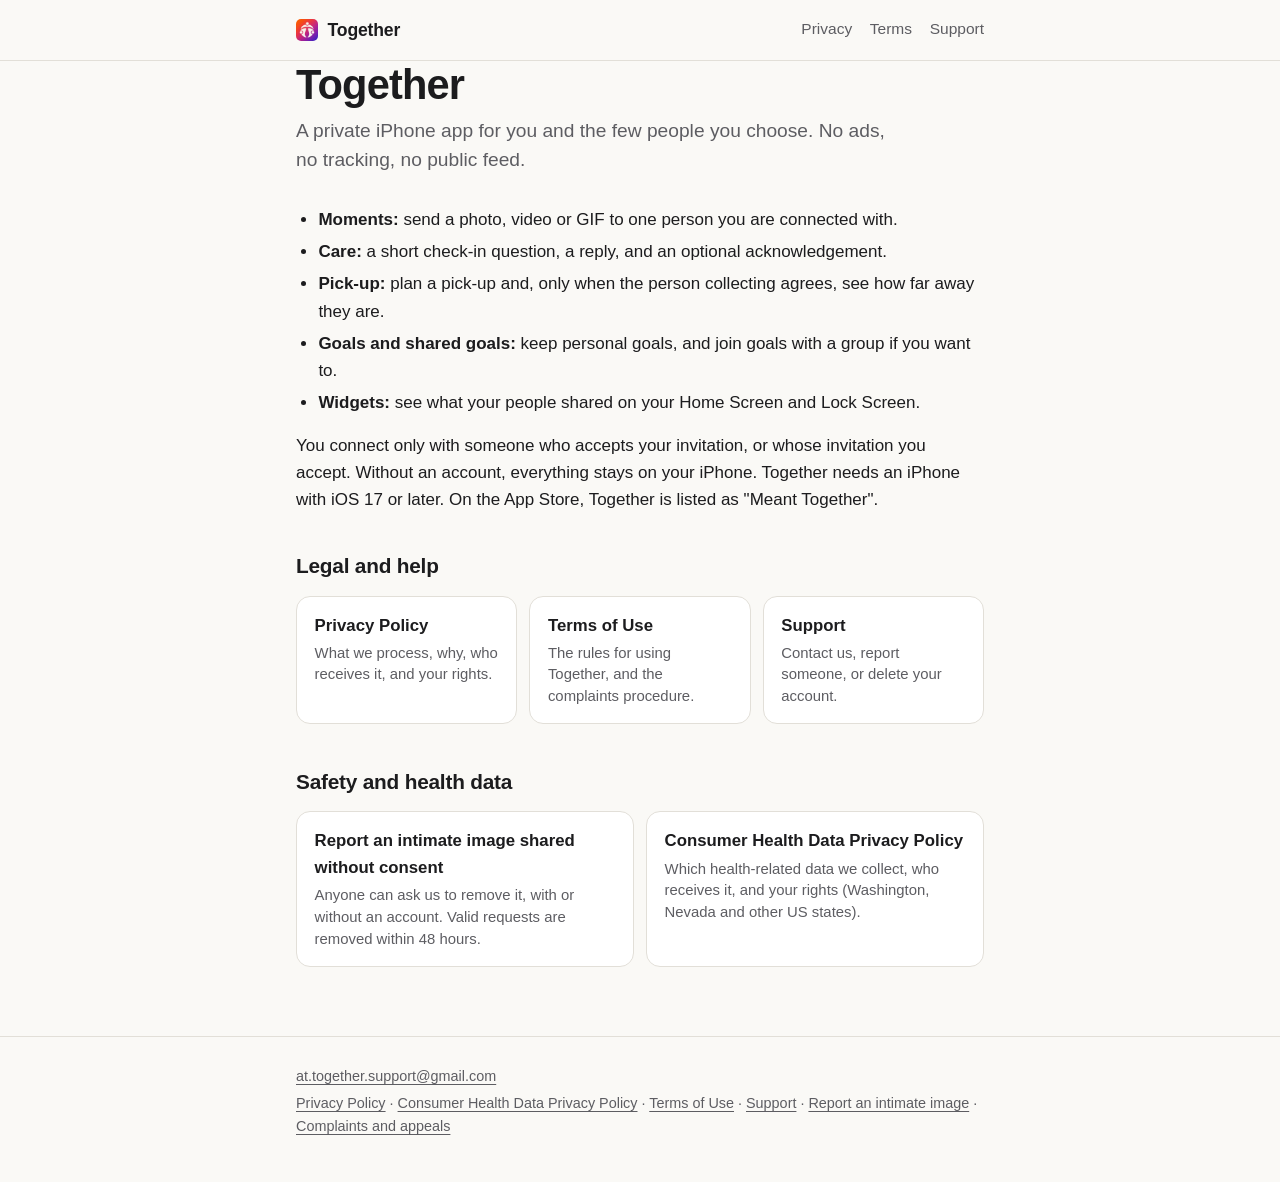
<file: index.html>
<!doctype html>
<html lang="en">
<head>
<meta charset="utf-8">
<meta name="viewport" content="width=device-width, initial-scale=1">
<meta name="color-scheme" content="light dark">
<title>Together</title>
<meta name="description" content="Together is a private iPhone app for you and the few people you choose: Moments, Care check-ins, pick-ups and goals, with no ads and no tracking.">
<link rel="icon" type="image/png" sizes="32x32" href="/favicon-32.png">
<link rel="icon" type="image/png" sizes="512x512" href="/icon-512.png">
<link rel="apple-touch-icon" href="/apple-touch-icon.png">
<link rel="stylesheet" href="/style.css">
</head>
<body>
<a class="skip" href="#main">Skip to content</a>
<header class="site-header">
  <div class="wrap">
    <a class="brand" href="/" aria-current="page"><img class="brand-mark" src="/icon-512.png" alt="" width="22" height="22" decoding="async">Together</a>
    <nav aria-label="Site"><a href="/privacy/">Privacy</a><a href="/terms/">Terms</a><a href="/support/">Support</a></nav>
  </div>
</header>
<main id="main" class="wrap">
<h1>Together</h1>
<p class="lede">A private iPhone app for you and the few people you choose. No ads, no tracking, no public feed.</p>

<ul>
  <li><strong>Moments:</strong> send a photo, video or GIF to one person you are connected with.</li>
  <li><strong>Care:</strong> a short check-in question, a reply, and an optional acknowledgement.</li>
  <li><strong>Pick-up:</strong> plan a pick-up and, only when the person collecting agrees, see how far away they are.</li>
  <li><strong>Goals and shared goals:</strong> keep personal goals, and join goals with a group if you want to.</li>
  <li><strong>Widgets:</strong> see what your people shared on your Home Screen and Lock Screen.</li>
</ul>
<p>You connect only with someone who accepts your invitation, or whose invitation you accept. Without an account, everything stays on your iPhone. Together needs an iPhone with iOS 17 or later. On the App Store, Together is listed as "Meant Together".</p>

<h2>Legal and help</h2>
<ul class="cards">
  <li><a href="/privacy/"><strong>Privacy Policy</strong><span>What we process, why, who receives it, and your rights.</span></a></li>
  <li><a href="/terms/"><strong>Terms of Use</strong><span>The rules for using Together, and the complaints procedure.</span></a></li>
  <li><a href="/support/"><strong>Support</strong><span>Contact us, report someone, or delete your account.</span></a></li>
</ul>

<h2>Safety and health data</h2>
<ul class="cards cards-2">
  <li><a href="/report/"><strong>Report an intimate image shared without consent</strong><span>Anyone can ask us to remove it, with or without an account. Valid requests are removed within 48 hours.</span></a></li>
  <li><a href="/health-data/"><strong>Consumer Health Data Privacy Policy</strong><span>Which health-related data we collect, who receives it, and your rights (Washington, Nevada and other US states).</span></a></li>
</ul>
</main>
<footer class="site-footer">
  <div class="wrap">
    <p><a href="mailto:at.together.support@gmail.com">at.together.support@gmail.com</a></p>
    <p><a href="/privacy/">Privacy Policy</a> · <a href="/health-data/">Consumer Health Data Privacy Policy</a> · <a href="/terms/">Terms of Use</a> · <a href="/support/">Support</a> · <a href="/report/">Report an intimate image</a> · <a href="/complaints/">Complaints and appeals</a></p>
  </div>
</footer>
</body>
</html>
</file>
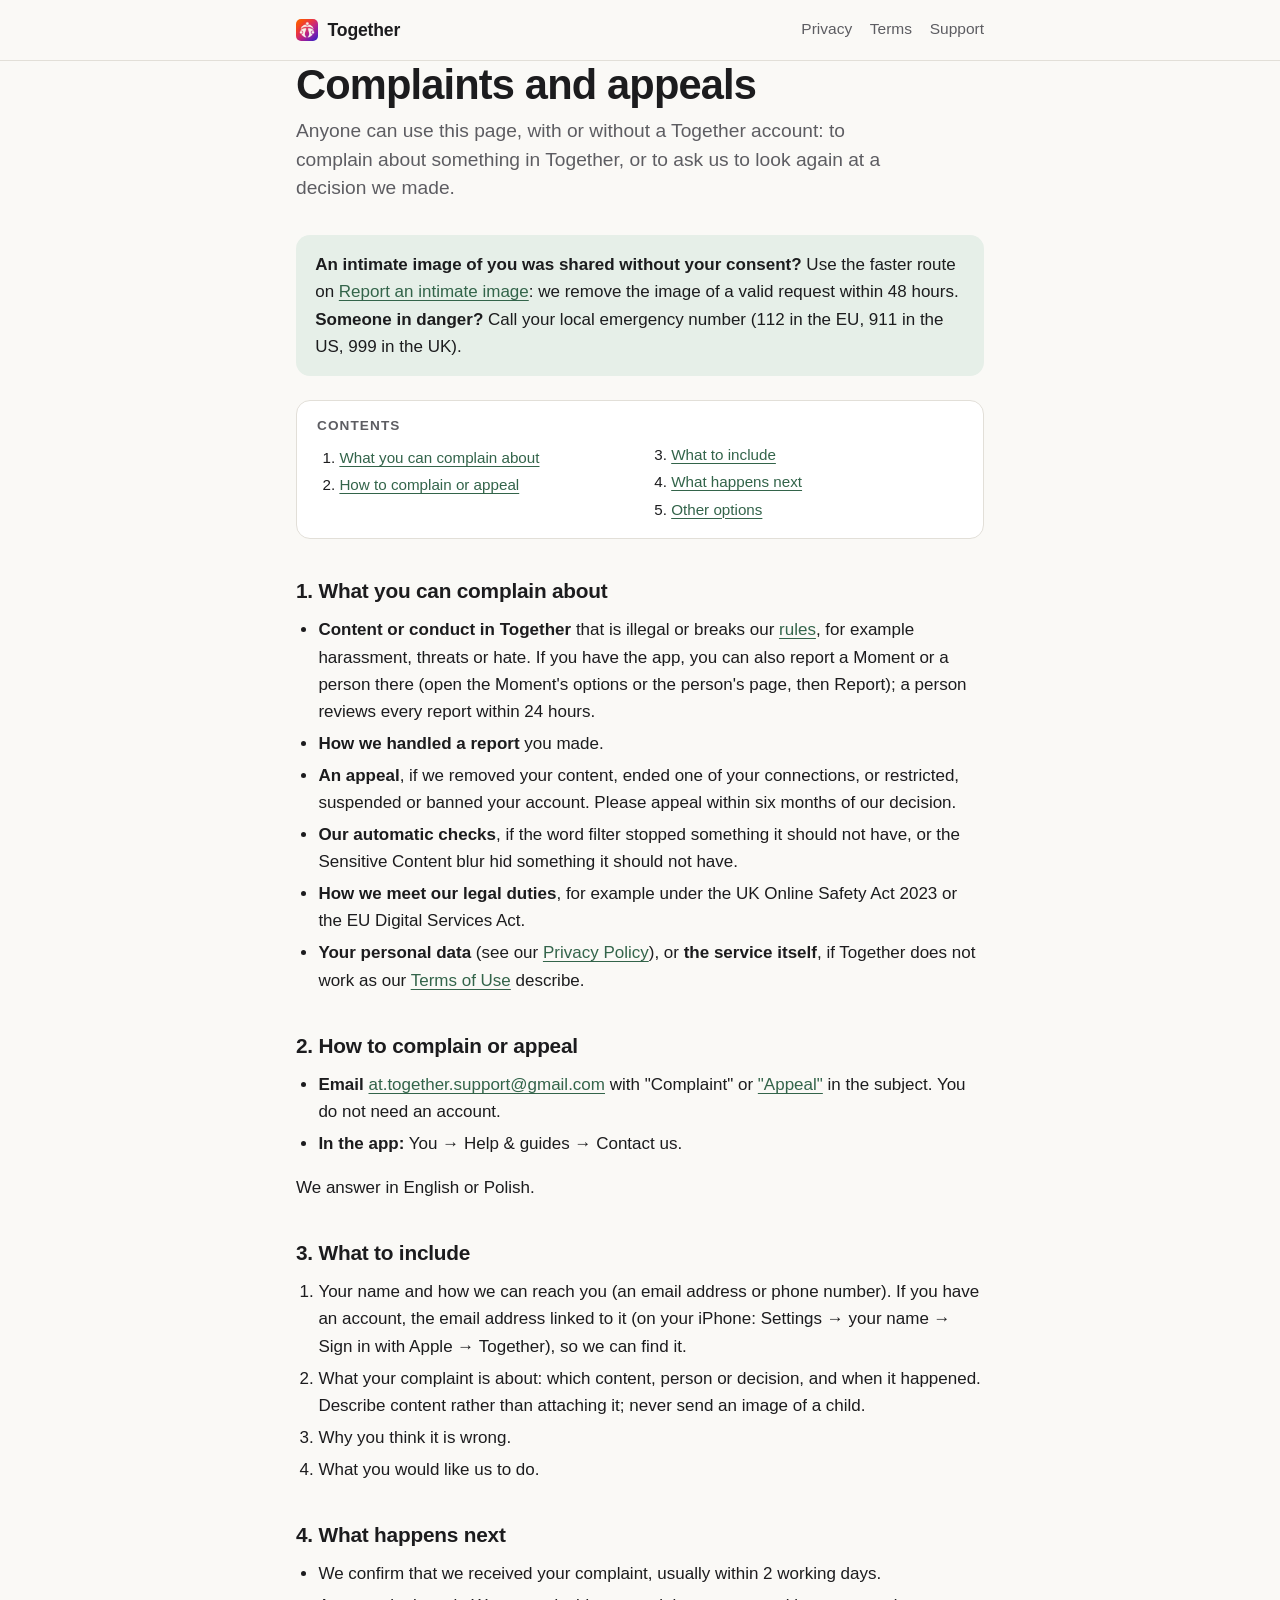
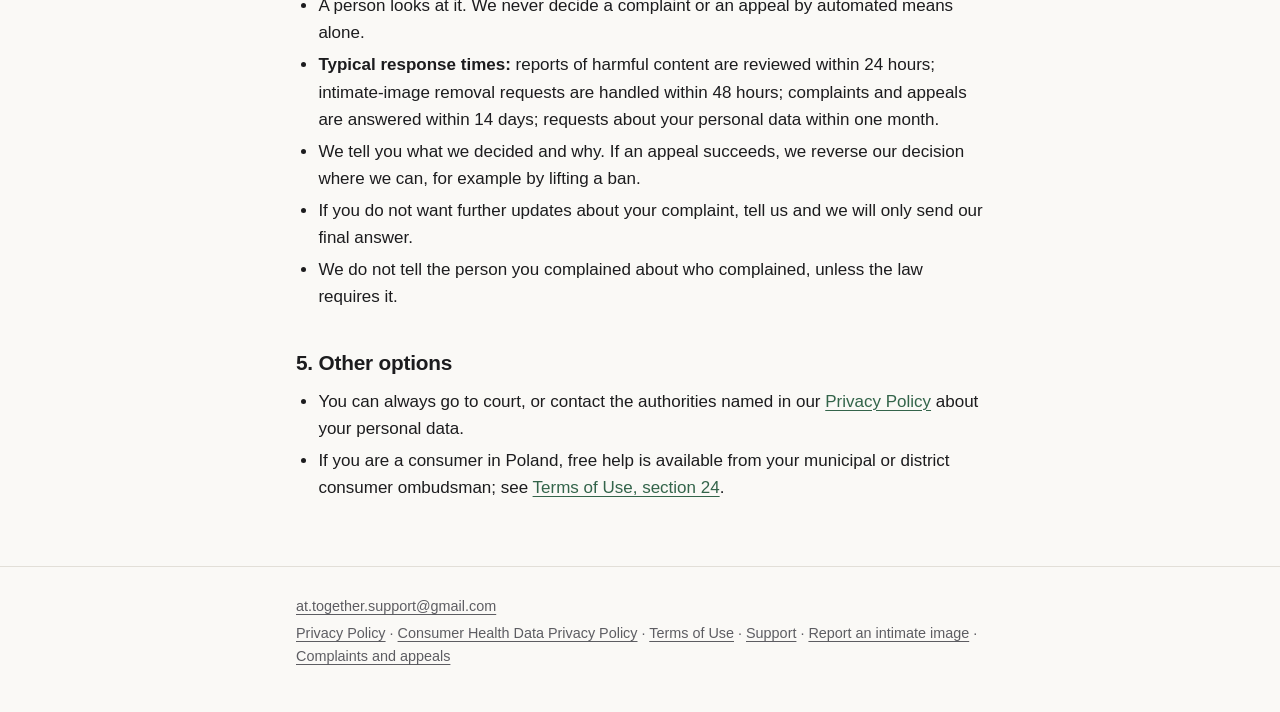
<file: complaints/index.html>
<!doctype html>
<html lang="en">
<head>
<meta charset="utf-8">
<meta name="viewport" content="width=device-width, initial-scale=1">
<meta name="color-scheme" content="light dark">
<title>Complaints and appeals · Together</title>
<meta name="description" content="How anyone, with or without a Together account, can complain about content or conduct in Together, or appeal a decision we made about their content or account.">
<link rel="icon" type="image/png" sizes="32x32" href="/favicon-32.png">
<link rel="icon" type="image/png" sizes="512x512" href="/icon-512.png">
<link rel="apple-touch-icon" href="/apple-touch-icon.png">
<link rel="stylesheet" href="/style.css">
</head>
<body>
<a class="skip" href="#main">Skip to content</a>
<header class="site-header">
  <div class="wrap">
    <a class="brand" href="/"><img class="brand-mark" src="/icon-512.png" alt="" width="22" height="22" decoding="async">Together</a>
    <nav aria-label="Site"><a href="/privacy/">Privacy</a><a href="/terms/">Terms</a><a href="/support/">Support</a></nav>
  </div>
</header>
<main id="main" class="wrap doc">
<!--
  Complaints and appeals route usable by non-users (UK Online Safety Act 2023 s.21; also the EU Digital Services Act
  and the Terms' complaints procedure). Facts and sources: build86-gdpr/reports/REG-DOCS.md. Not legal advice.
-->
<h1>Complaints and appeals</h1>
<p class="lede">Anyone can use this page, with or without a Together account: to complain about something in Together, or to ask us to look again at a decision we made.</p>

<div class="callout">
  <p><strong>An intimate image of you was shared without your consent?</strong> Use the faster route on <a href="/report/">Report an intimate image</a>: we remove the image of a valid request within 48 hours. <strong>Someone in danger?</strong> Call your local emergency number (112 in the EU, 911 in the US, 999 in the UK).</p>
</div>

<nav class="toc" aria-labelledby="toc-title"><h2 id="toc-title">Contents</h2><ol><li><a href="#what-you-can-complain-about">What you can complain about</a></li><li><a href="#how-to-complain">How to complain or appeal</a></li><li><a href="#what-to-include">What to include</a></li><li><a href="#what-happens-next">What happens next</a></li><li><a href="#other-options">Other options</a></li></ol></nav>

<h2 id="what-you-can-complain-about">1. What you can complain about</h2>
<ul>
<li><strong>Content or conduct in Together</strong> that is illegal or breaks our <a href="/terms/#zero-tolerance-for-objectionable-content-and-abusive-users">rules</a>, for example harassment, threats or hate. If you have the app, you can also report a Moment or a person there (open the Moment's options or the person's page, then Report); a person reviews every report within 24 hours.</li>
<li><strong>How we handled a report</strong> you made.</li>
<li><strong>An appeal</strong>, if we removed your content, ended one of your connections, or restricted, suspended or banned your account. Please appeal within six months of our decision.</li>
<li><strong>Our automatic checks</strong>, if the word filter stopped something it should not have, or the Sensitive Content blur hid something it should not have.</li>
<li><strong>How we meet our legal duties</strong>, for example under the UK Online Safety Act 2023 or the EU Digital Services Act.</li>
<li><strong>Your personal data</strong> (see our <a href="/privacy/#your-rights">Privacy Policy</a>), or <strong>the service itself</strong>, if Together does not work as our <a href="/terms/#complaints-procedure">Terms of Use</a> describe.</li>
</ul>

<h2 id="how-to-complain">2. How to complain or appeal</h2>
<ul>
<li><strong>Email</strong> <a href="mailto:at.together.support@gmail.com?subject=Together%20complaint">at.together.support@gmail.com</a> with "Complaint" or <a href="mailto:at.together.support@gmail.com?subject=Together%20appeal">"Appeal"</a> in the subject. You do not need an account.</li>
<li><strong>In the app:</strong> You → Help &amp; guides → Contact us.</li>

</ul>
<p>We answer in English or Polish.</p>

<h2 id="what-to-include">3. What to include</h2>
<ol>
<li>Your name and how we can reach you (an email address or phone number). If you have an account, the email address linked to it (on your iPhone: Settings → your name → Sign in with Apple → Together), so we can find it.</li>
<li>What your complaint is about: which content, person or decision, and when it happened. Describe content rather than attaching it; never send an image of a child.</li>
<li>Why you think it is wrong.</li>
<li>What you would like us to do.</li>
</ol>

<h2 id="what-happens-next">4. What happens next</h2>
<ul>
<li>We confirm that we received your complaint, usually within 2 working days.</li>
<li>A person looks at it. We never decide a complaint or an appeal by automated means alone.</li>
<li><strong>Typical response times:</strong> reports of harmful content are reviewed within 24 hours; intimate-image removal requests are handled within 48 hours; complaints and appeals are answered within 14 days; requests about your personal data within one month.</li>
<li>We tell you what we decided and why. If an appeal succeeds, we reverse our decision where we can, for example by lifting a ban.</li>
<li>If you do not want further updates about your complaint, tell us and we will only send our final answer.</li>
<li>We do not tell the person you complained about who complained, unless the law requires it.</li>
</ul>

<h2 id="other-options">5. Other options</h2>
<ul>
<li>You can always go to court, or contact the authorities named in our <a href="/privacy/#regional-information">Privacy Policy</a> about your personal data.</li>
<li>If you are a consumer in Poland, free help is available from your municipal or district consumer ombudsman; see <a href="/terms/#law-and-disputes">Terms of Use, section 24</a>.</li>
</ul>
</main>
<footer class="site-footer">
  <div class="wrap">
    <p><a href="mailto:at.together.support@gmail.com">at.together.support@gmail.com</a></p>
    <p><a href="/privacy/">Privacy Policy</a> · <a href="/health-data/">Consumer Health Data Privacy Policy</a> · <a href="/terms/">Terms of Use</a> · <a href="/support/">Support</a> · <a href="/report/">Report an intimate image</a> · <a href="/complaints/">Complaints and appeals</a></p>
  </div>
</footer>
</body>
</html>
</file>
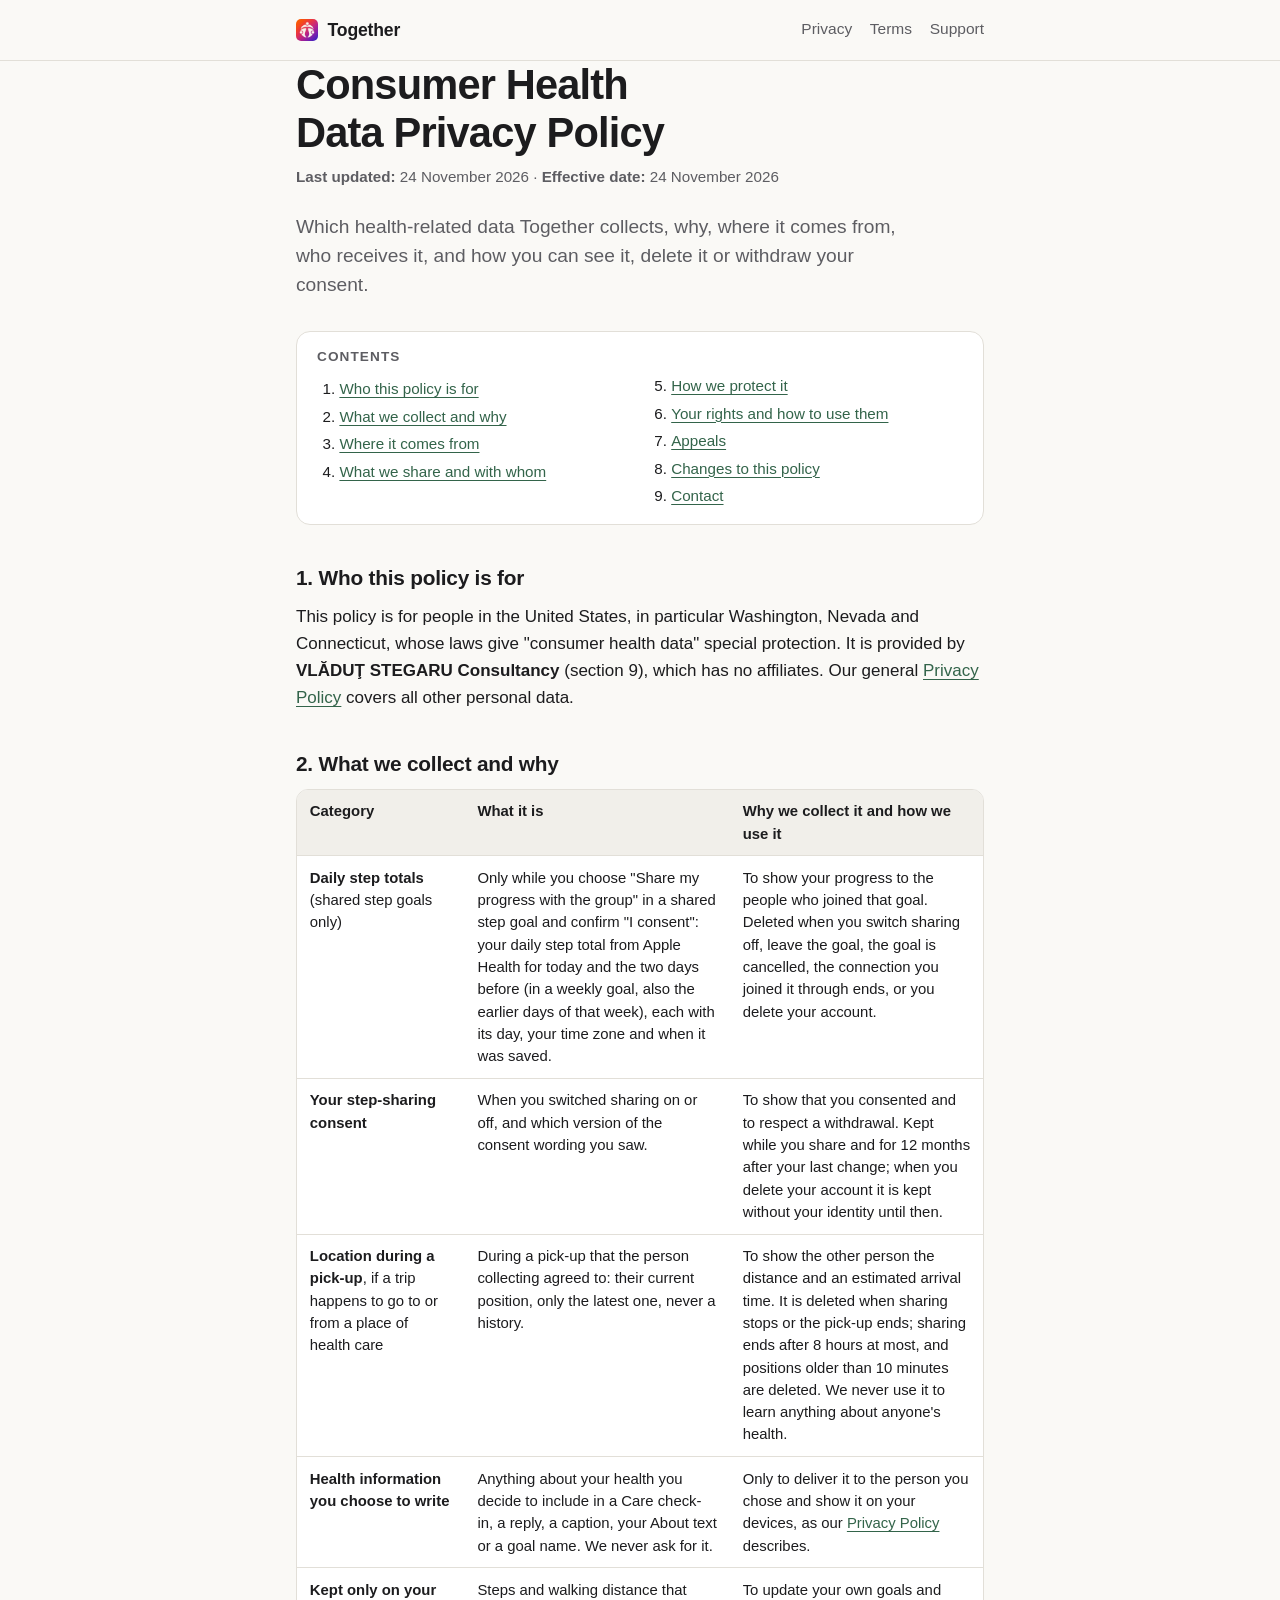
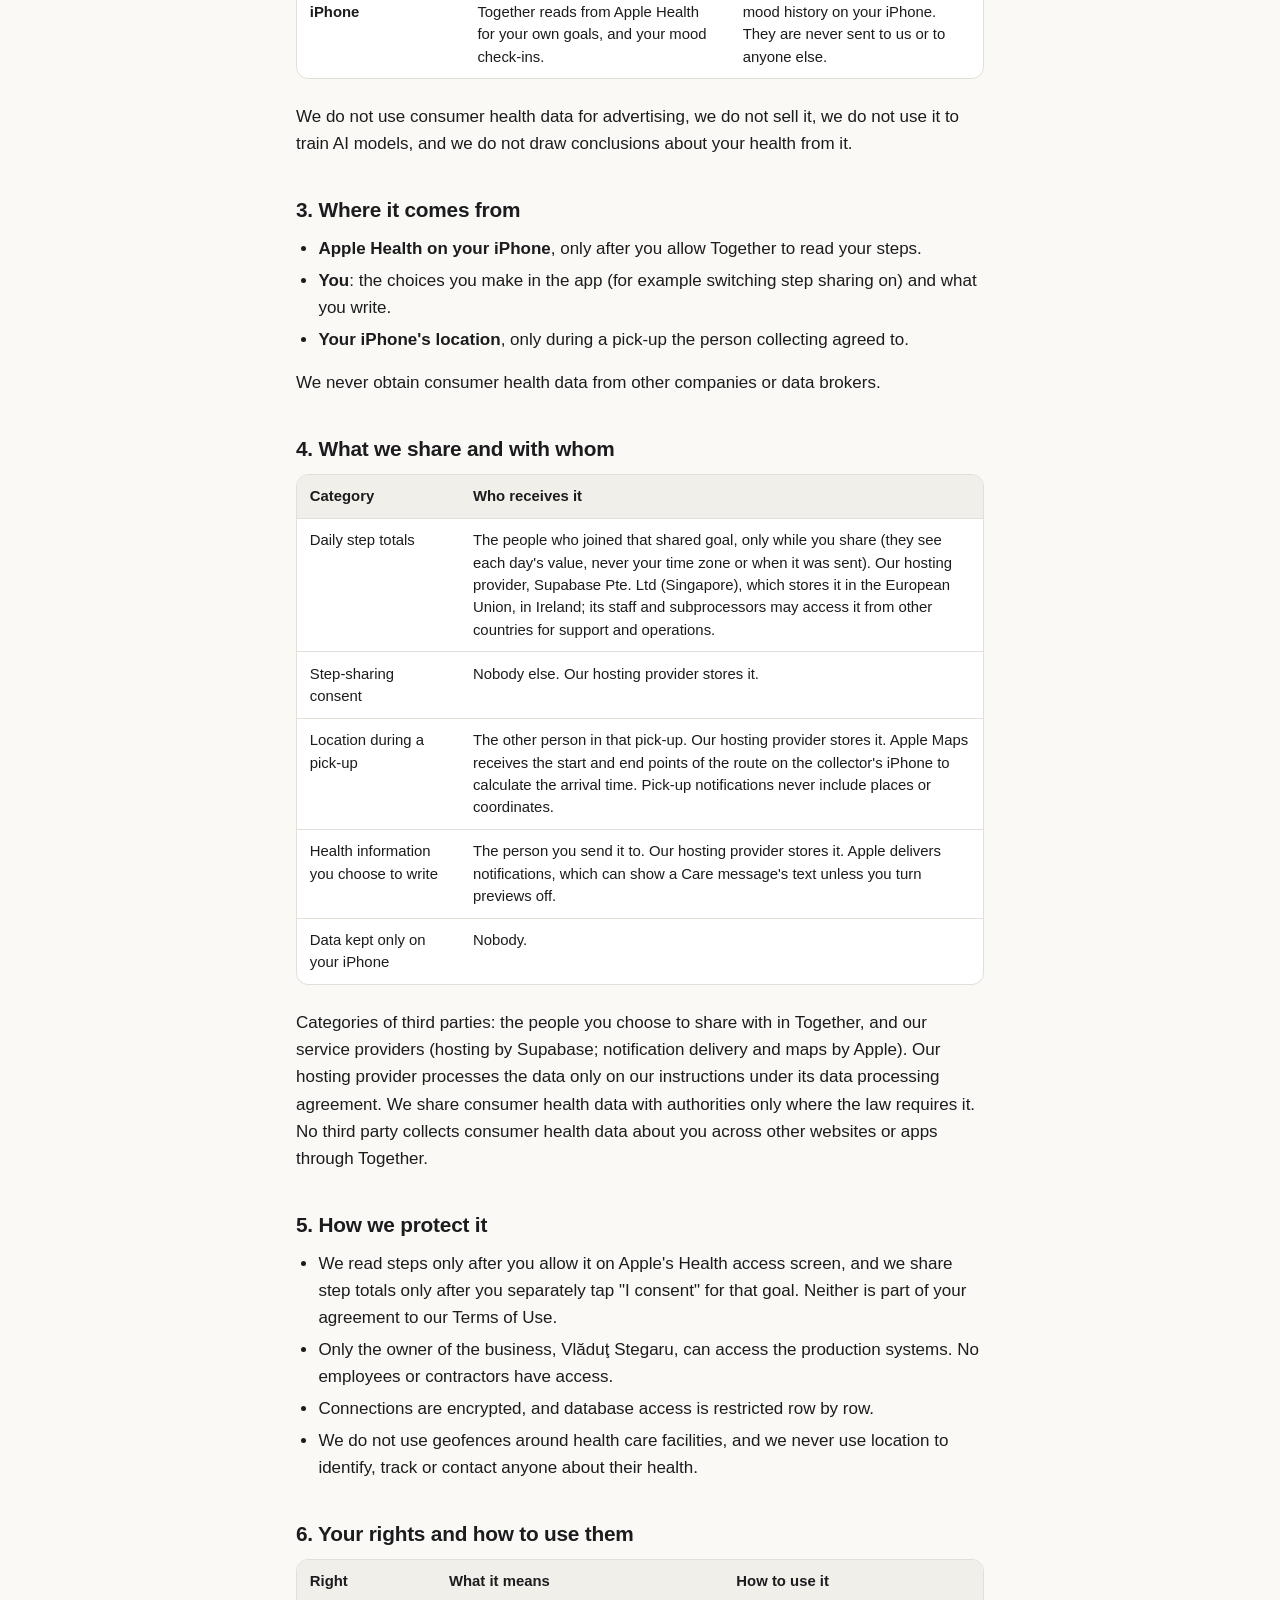
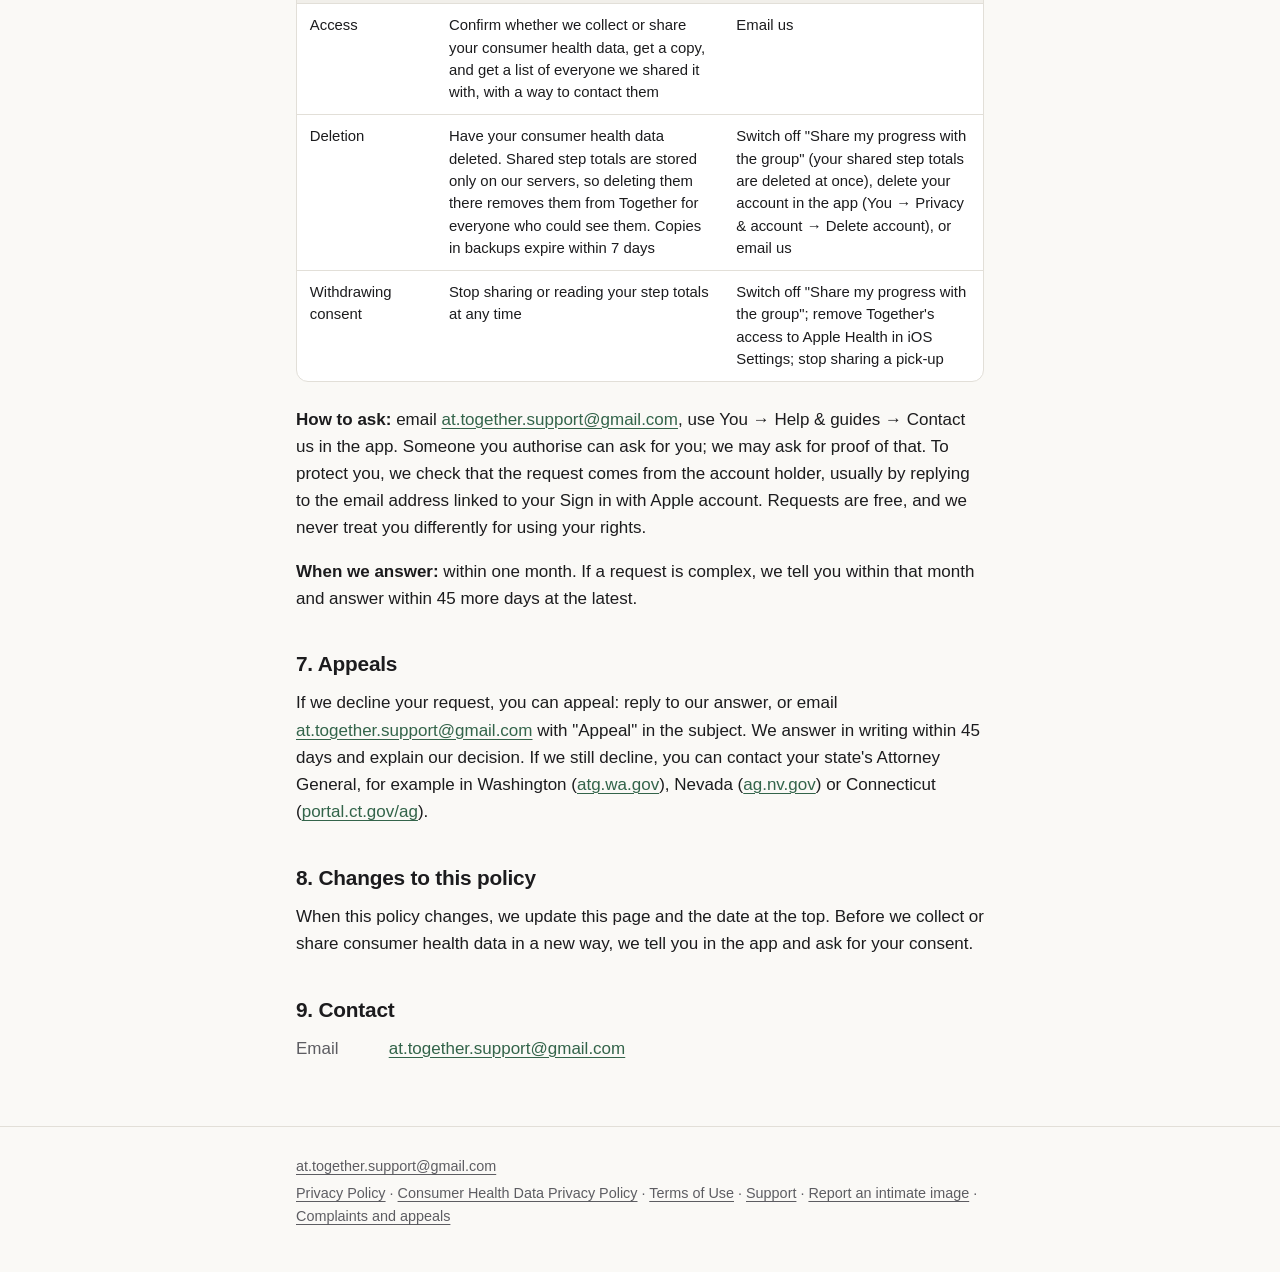
<file: health-data/index.html>
<!doctype html>
<html lang="en">
<head>
<meta charset="utf-8">
<meta name="viewport" content="width=device-width, initial-scale=1">
<meta name="color-scheme" content="light dark">
<title>Consumer Health Data Privacy Policy · Together</title>
<meta name="description" content="Which consumer health data Together collects, why, where it comes from, who receives it, and how to access, delete or withdraw consent.">
<link rel="icon" type="image/png" sizes="32x32" href="/favicon-32.png">
<link rel="icon" type="image/png" sizes="512x512" href="/icon-512.png">
<link rel="apple-touch-icon" href="/apple-touch-icon.png">
<link rel="stylesheet" href="/style.css">
</head>
<body>
<a class="skip" href="#main">Skip to content</a>
<header class="site-header">
  <div class="wrap">
    <a class="brand" href="/"><img class="brand-mark" src="/icon-512.png" alt="" width="22" height="22" decoding="async">Together</a>
    <nav aria-label="Site"><a href="/privacy/">Privacy</a><a href="/terms/">Terms</a><a href="/support/">Support</a></nav>
  </div>
</header>
<main id="main" class="wrap doc">
<!--
  Separate page required by Washington's My Health My Data Act (RCW 19.373.020) and Nevada SB 370
  (NRS 603A.400 ff.), with Connecticut's consumer-health-data rules (CTDPA). Keep it to the required content.
  Facts and sources: build86-gdpr/reports/REG-DOCS.md. Not legal advice.
-->
<h1>Consumer Health Data Privacy Policy</h1>
<p class="meta"><strong>Last updated:</strong> 24 November 2026 · <strong>Effective date:</strong> 24 November 2026</p>
<p class="lede">Which health-related data Together collects, why, where it comes from, who receives it, and how you can see it, delete it or withdraw your consent.</p>

<nav class="toc" aria-labelledby="toc-title"><h2 id="toc-title">Contents</h2><ol><li><a href="#who-this-policy-is-for">Who this policy is for</a></li><li><a href="#what-we-collect-and-why">What we collect and why</a></li><li><a href="#where-it-comes-from">Where it comes from</a></li><li><a href="#what-we-share-and-with-whom">What we share and with whom</a></li><li><a href="#how-we-protect-it">How we protect it</a></li><li><a href="#your-rights">Your rights and how to use them</a></li><li><a href="#appeals">Appeals</a></li><li><a href="#changes">Changes to this policy</a></li><li><a href="#contact">Contact</a></li></ol></nav>

<h2 id="who-this-policy-is-for">1. Who this policy is for</h2>
<p>This policy is for people in the United States, in particular Washington, Nevada and Connecticut, whose laws give "consumer health data" special protection. It is provided by <strong>VLĂDUŢ STEGARU Consultancy</strong> (section 9), which has no affiliates. Our general <a href="/privacy/">Privacy Policy</a> covers all other personal data.</p>

<h2 id="what-we-collect-and-why">2. What we collect and why</h2>
<div class="table-wrap"><table><thead><tr><th scope="col">Category</th><th scope="col">What it is</th><th scope="col">Why we collect it and how we use it</th></tr></thead><tbody>
<tr><td><strong>Daily step totals</strong> (shared step goals only)</td><td>Only while you choose "Share my progress with the group" in a shared step goal and confirm "I consent": your daily step total from Apple Health for today and the two days before (in a weekly goal, also the earlier days of that week), each with its day, your time zone and when it was saved.</td><td>To show your progress to the people who joined that goal. Deleted when you switch sharing off, leave the goal, the goal is cancelled, the connection you joined it through ends, or you delete your account.</td></tr>
<tr><td><strong>Your step-sharing consent</strong></td><td>When you switched sharing on or off, and which version of the consent wording you saw.</td><td>To show that you consented and to respect a withdrawal. Kept while you share and for 12 months after your last change; when you delete your account it is kept without your identity until then.</td></tr>
<tr><td><strong>Location during a pick-up</strong>, if a trip happens to go to or from a place of health care</td><td>During a pick-up that the person collecting agreed to: their current position, only the latest one, never a history.</td><td>To show the other person the distance and an estimated arrival time. It is deleted when sharing stops or the pick-up ends; sharing ends after 8 hours at most, and positions older than 10 minutes are deleted. We never use it to learn anything about anyone's health.</td></tr>
<tr><td><strong>Health information you choose to write</strong></td><td>Anything about your health you decide to include in a Care check-in, a reply, a caption, your About text or a goal name. We never ask for it.</td><td>Only to deliver it to the person you chose and show it on your devices, as our <a href="/privacy/#how-long-we-keep-your-data">Privacy Policy</a> describes.</td></tr>
<tr><td><strong>Kept only on your iPhone</strong></td><td>Steps and walking distance that Together reads from Apple Health for your own goals, and your mood check-ins.</td><td>To update your own goals and mood history on your iPhone. They are never sent to us or to anyone else.</td></tr>
</tbody></table></div>
<p>We do not use consumer health data for advertising, we do not sell it, we do not use it to train AI models, and we do not draw conclusions about your health from it.</p>

<h2 id="where-it-comes-from">3. Where it comes from</h2>
<ul>
<li><strong>Apple Health on your iPhone</strong>, only after you allow Together to read your steps.</li>
<li><strong>You</strong>: the choices you make in the app (for example switching step sharing on) and what you write.</li>
<li><strong>Your iPhone's location</strong>, only during a pick-up the person collecting agreed to.</li>
</ul>
<p>We never obtain consumer health data from other companies or data brokers.</p>

<h2 id="what-we-share-and-with-whom">4. What we share and with whom</h2>
<div class="table-wrap"><table><thead><tr><th scope="col">Category</th><th scope="col">Who receives it</th></tr></thead><tbody>
<tr><td>Daily step totals</td><td>The people who joined that shared goal, only while you share (they see each day's value, never your time zone or when it was sent). Our hosting provider, Supabase Pte. Ltd (Singapore), which stores it in the European Union, in Ireland; its staff and subprocessors may access it from other countries for support and operations.</td></tr>
<tr><td>Step-sharing consent</td><td>Nobody else. Our hosting provider stores it.</td></tr>
<tr><td>Location during a pick-up</td><td>The other person in that pick-up. Our hosting provider stores it. Apple Maps receives the start and end points of the route on the collector's iPhone to calculate the arrival time. Pick-up notifications never include places or coordinates.</td></tr>
<tr><td>Health information you choose to write</td><td>The person you send it to. Our hosting provider stores it. Apple delivers notifications, which can show a Care message's text unless you turn previews off.</td></tr>
<tr><td>Data kept only on your iPhone</td><td>Nobody.</td></tr>
</tbody></table></div>
<p>Categories of third parties: the people you choose to share with in Together, and our service providers (hosting by Supabase; notification delivery and maps by Apple). Our hosting provider processes the data only on our instructions under its data processing agreement. We share consumer health data with authorities only where the law requires it. No third party collects consumer health data about you across other websites or apps through Together.</p>

<h2 id="how-we-protect-it">5. How we protect it</h2>
<ul>
<li>We read steps only after you allow it on Apple's Health access screen, and we share step totals only after you separately tap "I consent" for that goal. Neither is part of your agreement to our Terms of Use.</li>
<li>Only the owner of the business, Vlăduţ Stegaru, can access the production systems. No employees or contractors have access.</li>
<li>Connections are encrypted, and database access is restricted row by row.</li>
<li>We do not use geofences around health care facilities, and we never use location to identify, track or contact anyone about their health.</li>
</ul>

<h2 id="your-rights">6. Your rights and how to use them</h2>
<div class="table-wrap"><table><thead><tr><th scope="col">Right</th><th scope="col">What it means</th><th scope="col">How to use it</th></tr></thead><tbody>
<tr><td>Access</td><td>Confirm whether we collect or share your consumer health data, get a copy, and get a list of everyone we shared it with, with a way to contact them</td><td>Email us</td></tr>
<tr><td>Deletion</td><td>Have your consumer health data deleted. Shared step totals are stored only on our servers, so deleting them there removes them from Together for everyone who could see them. Copies in backups expire within 7 days</td><td>Switch off "Share my progress with the group" (your shared step totals are deleted at once), delete your account in the app (You → Privacy &amp; account → Delete account), or email us</td></tr>
<tr><td>Withdrawing consent</td><td>Stop sharing or reading your step totals at any time</td><td>Switch off "Share my progress with the group"; remove Together's access to Apple Health in iOS Settings; stop sharing a pick-up</td></tr>
</tbody></table></div>
<p><strong>How to ask:</strong> email <a href="mailto:at.together.support@gmail.com?subject=Together%20consumer%20health%20data%20request">at.together.support@gmail.com</a>, use You → Help &amp; guides → Contact us in the app. Someone you authorise can ask for you; we may ask for proof of that. To protect you, we check that the request comes from the account holder, usually by replying to the email address linked to your Sign in with Apple account. Requests are free, and we never treat you differently for using your rights.</p>
<p><strong>When we answer:</strong> within one month. If a request is complex, we tell you within that month and answer within 45 more days at the latest.</p>

<h2 id="appeals">7. Appeals</h2>
<p>If we decline your request, you can appeal: reply to our answer, or email <a href="mailto:at.together.support@gmail.com?subject=Together%20appeal">at.together.support@gmail.com</a> with "Appeal" in the subject. We answer in writing within 45 days and explain our decision. If we still decline, you can contact your state's Attorney General, for example in Washington (<a href="https://www.atg.wa.gov">atg.wa.gov</a>), Nevada (<a href="https://ag.nv.gov">ag.nv.gov</a>) or Connecticut (<a href="https://portal.ct.gov/ag">portal.ct.gov/ag</a>).</p>

<h2 id="changes">8. Changes to this policy</h2>
<p>When this policy changes, we update this page and the date at the top. Before we collect or share consumer health data in a new way, we tell you in the app and ask for your consent.</p>

<h2 id="contact">9. Contact</h2>
<ul class="contact-list">
  <li><span class="label">Email</span> <a href="mailto:at.together.support@gmail.com">at.together.support@gmail.com</a></li>
</ul>
</main>
<footer class="site-footer">
  <div class="wrap">
    <p><a href="mailto:at.together.support@gmail.com">at.together.support@gmail.com</a></p>
    <p><a href="/privacy/">Privacy Policy</a> · <a href="/health-data/">Consumer Health Data Privacy Policy</a> · <a href="/terms/">Terms of Use</a> · <a href="/support/">Support</a> · <a href="/report/">Report an intimate image</a> · <a href="/complaints/">Complaints and appeals</a></p>
  </div>
</footer>
</body>
</html>
</file>
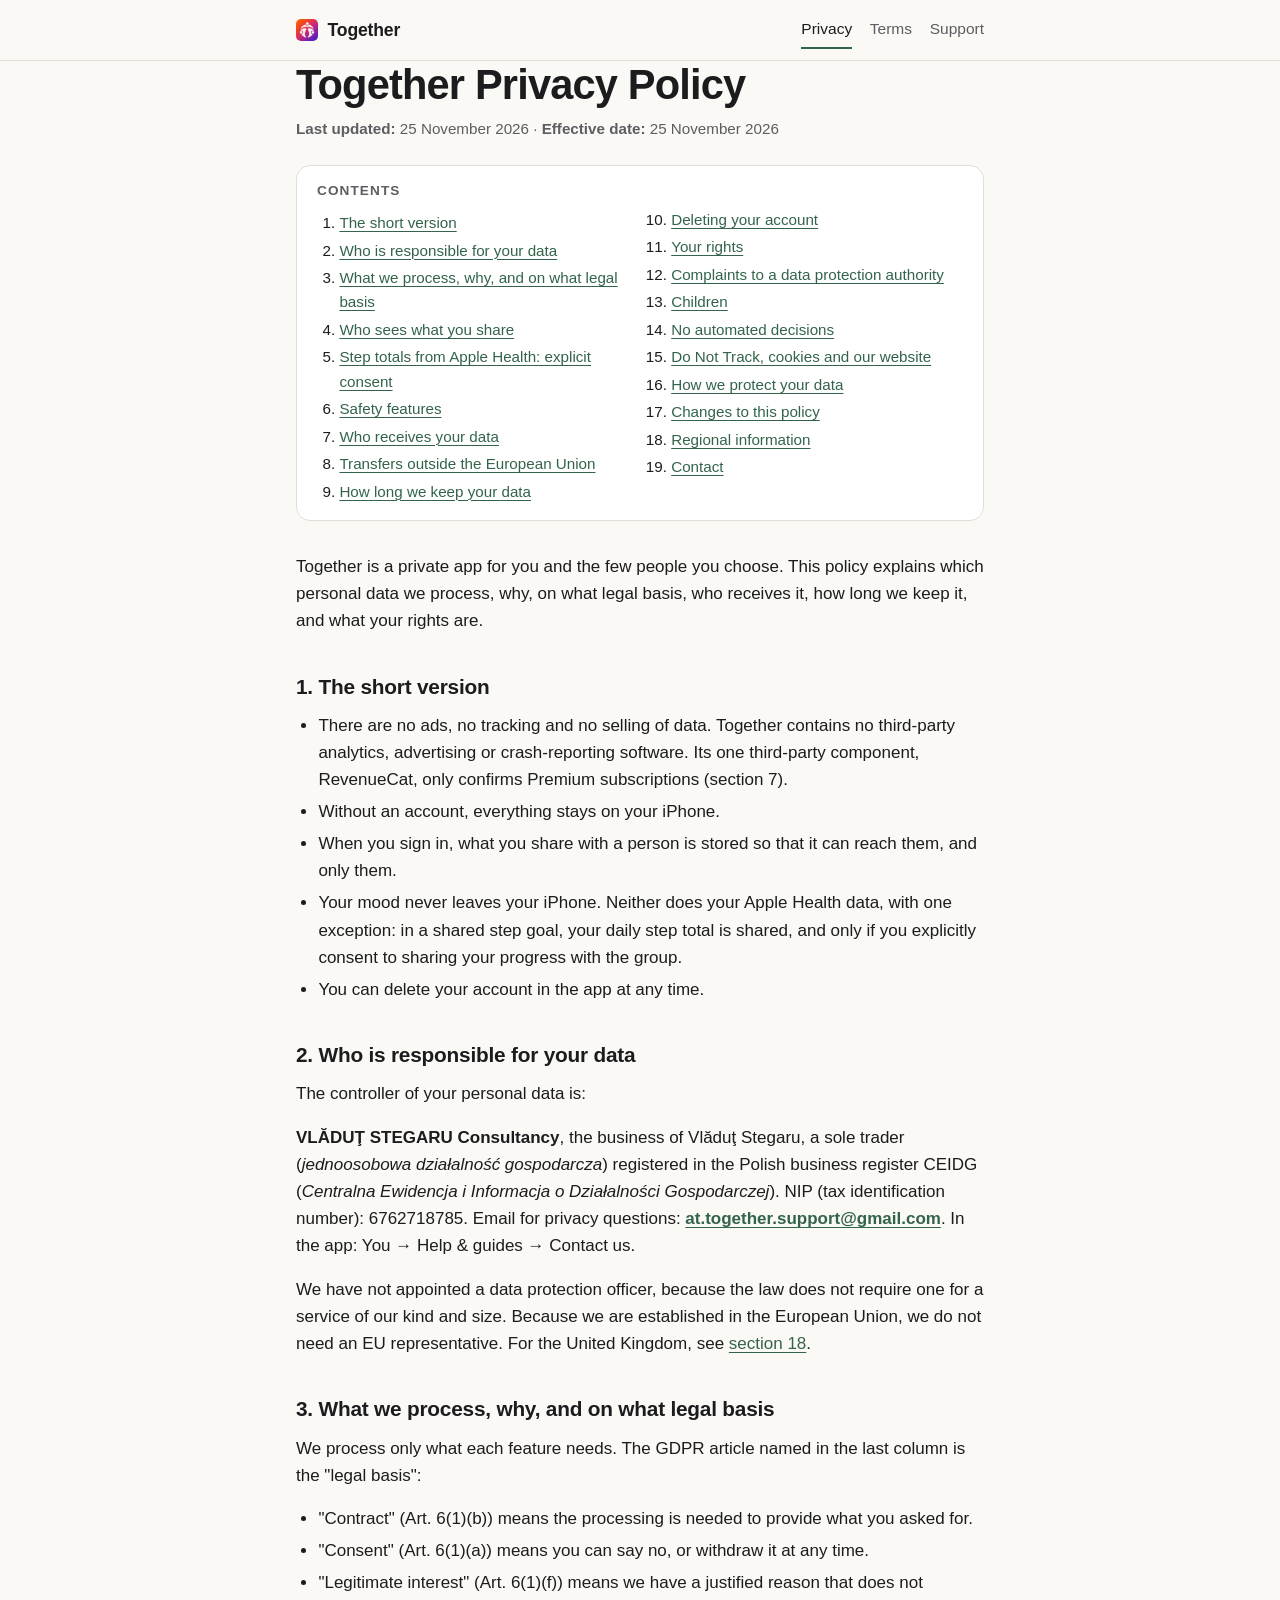
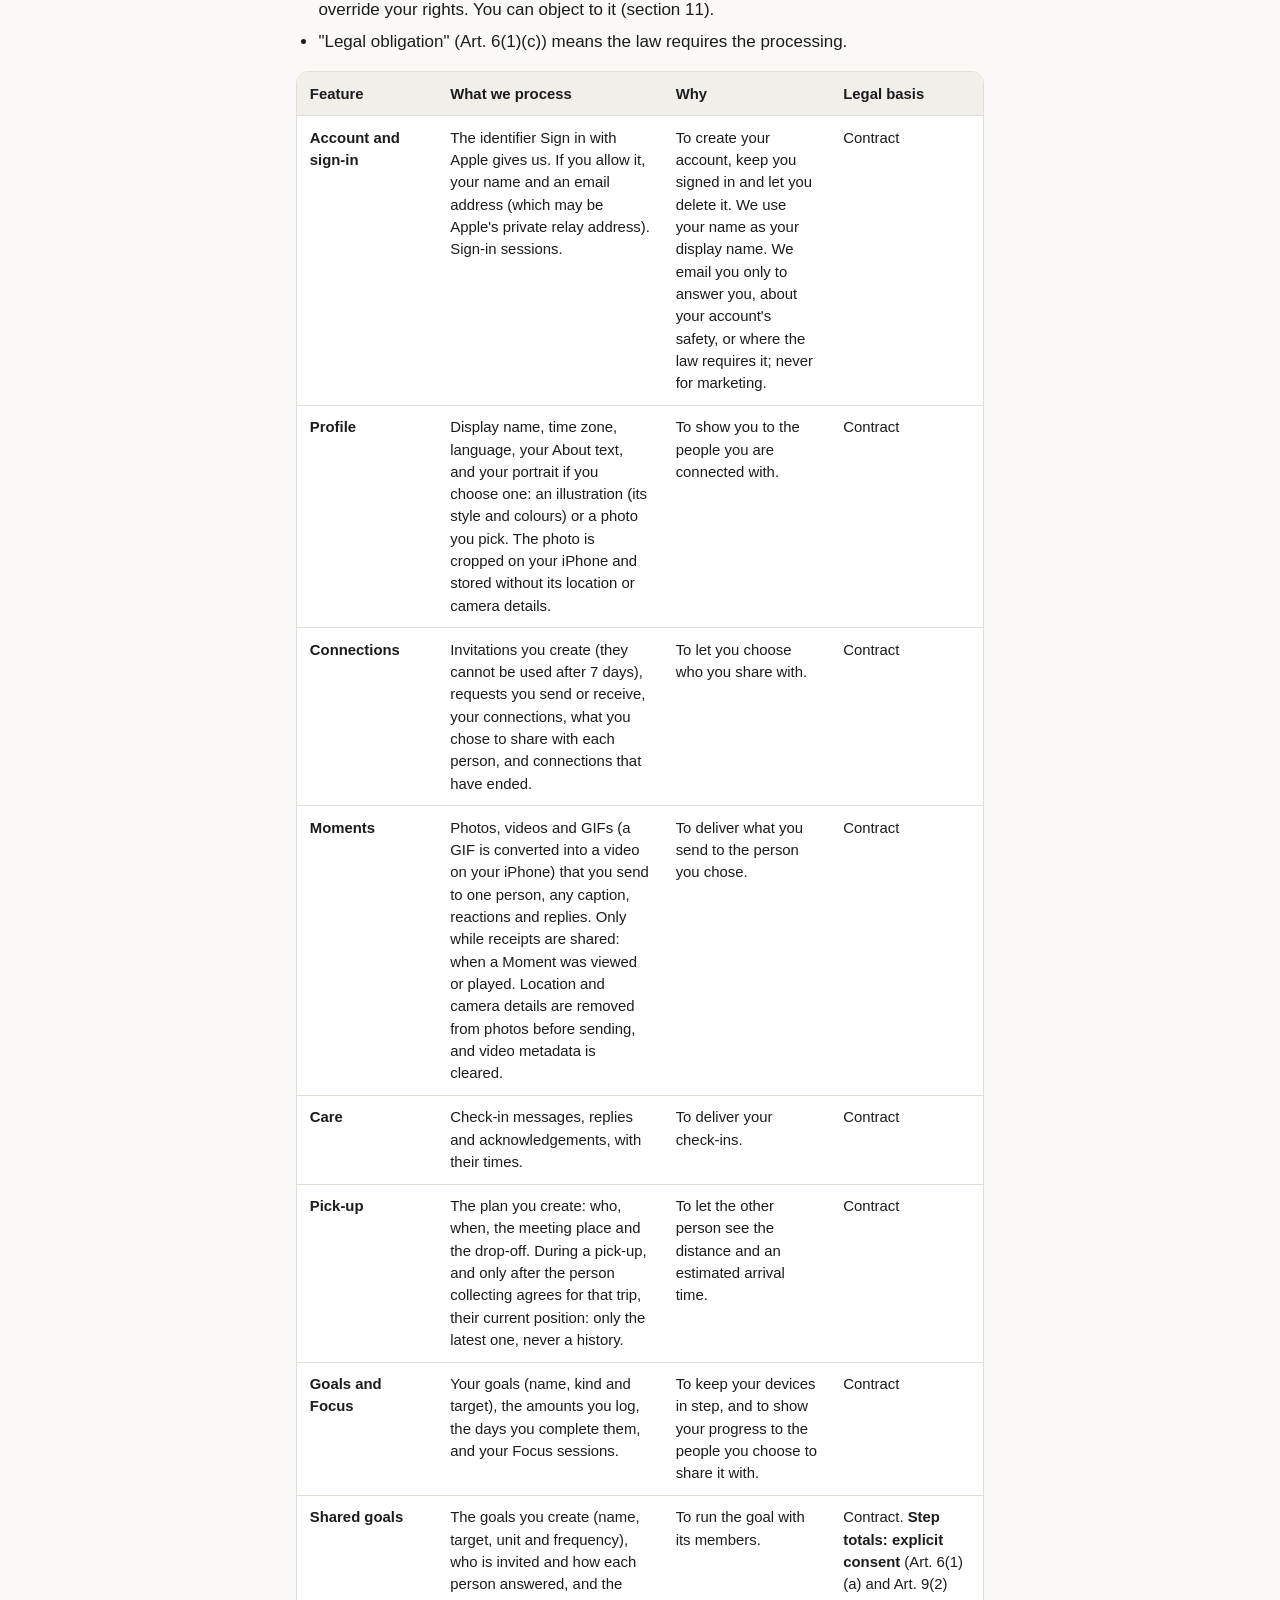
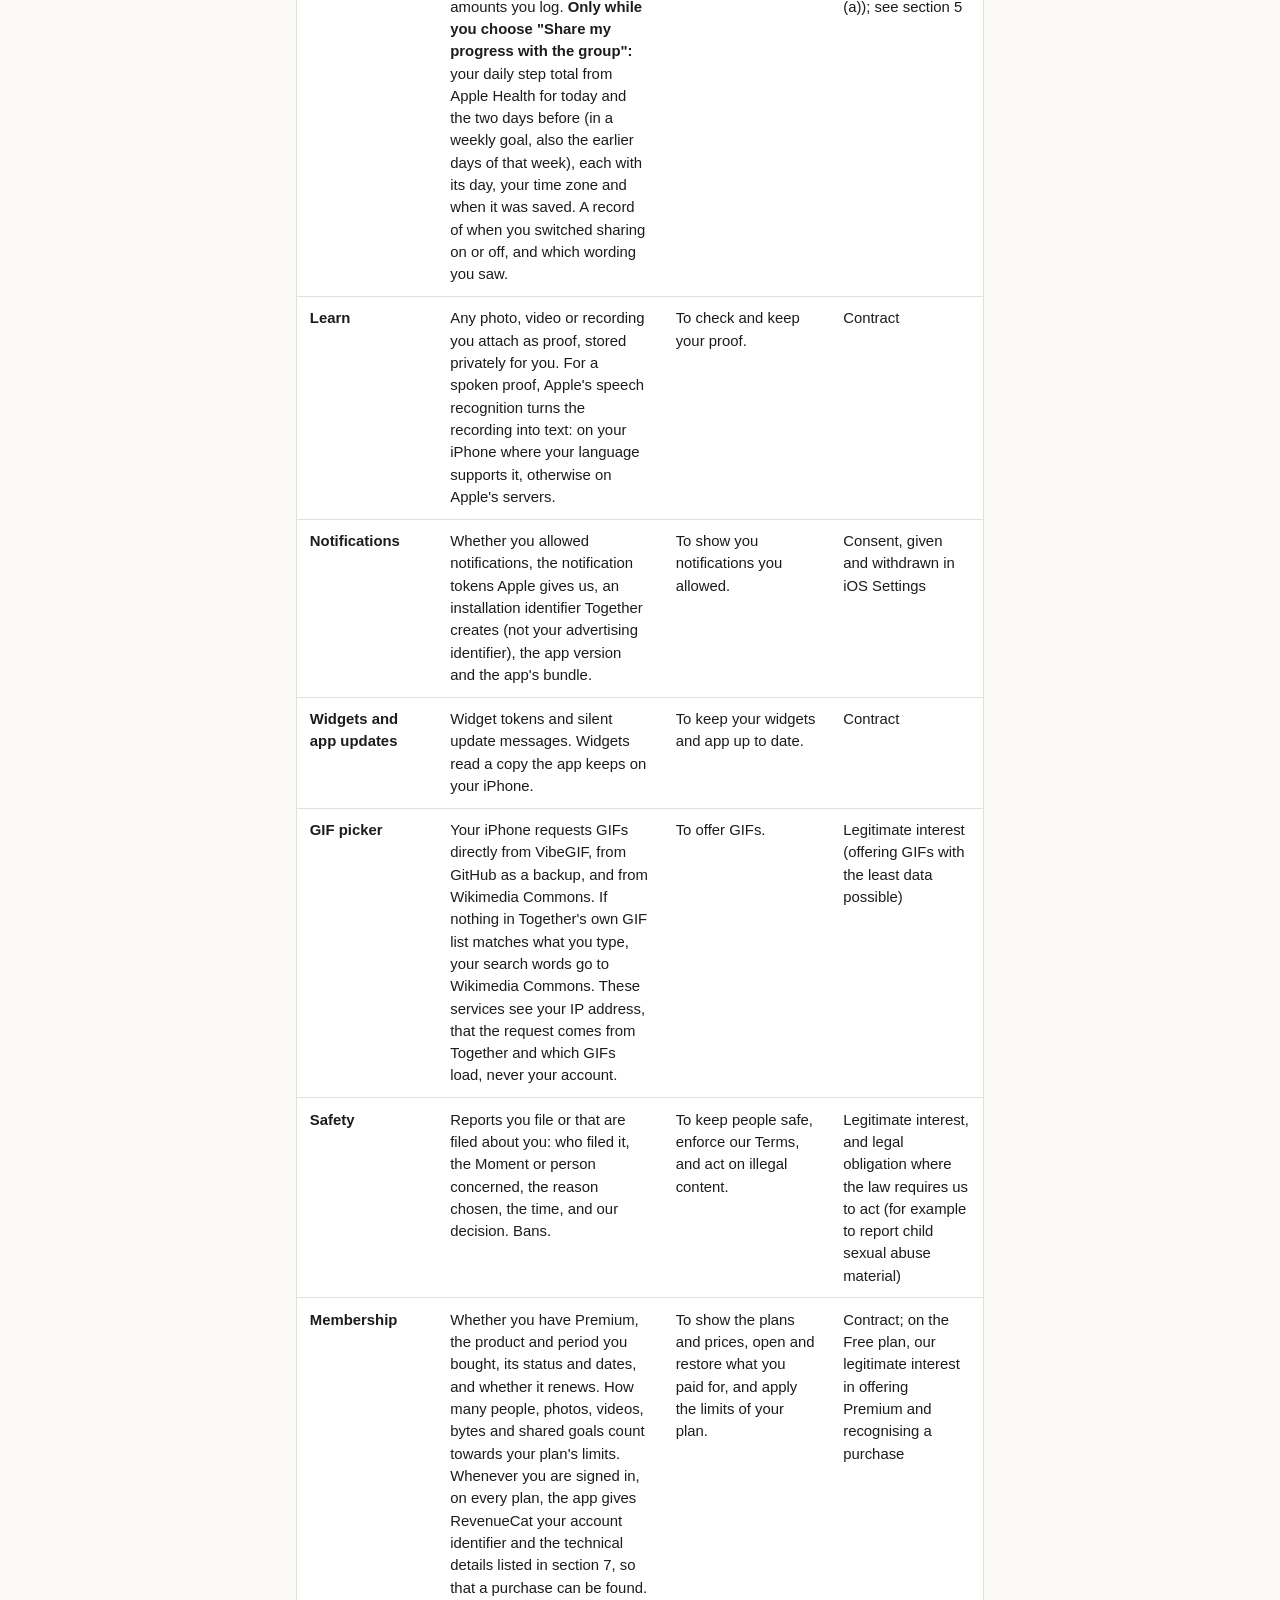
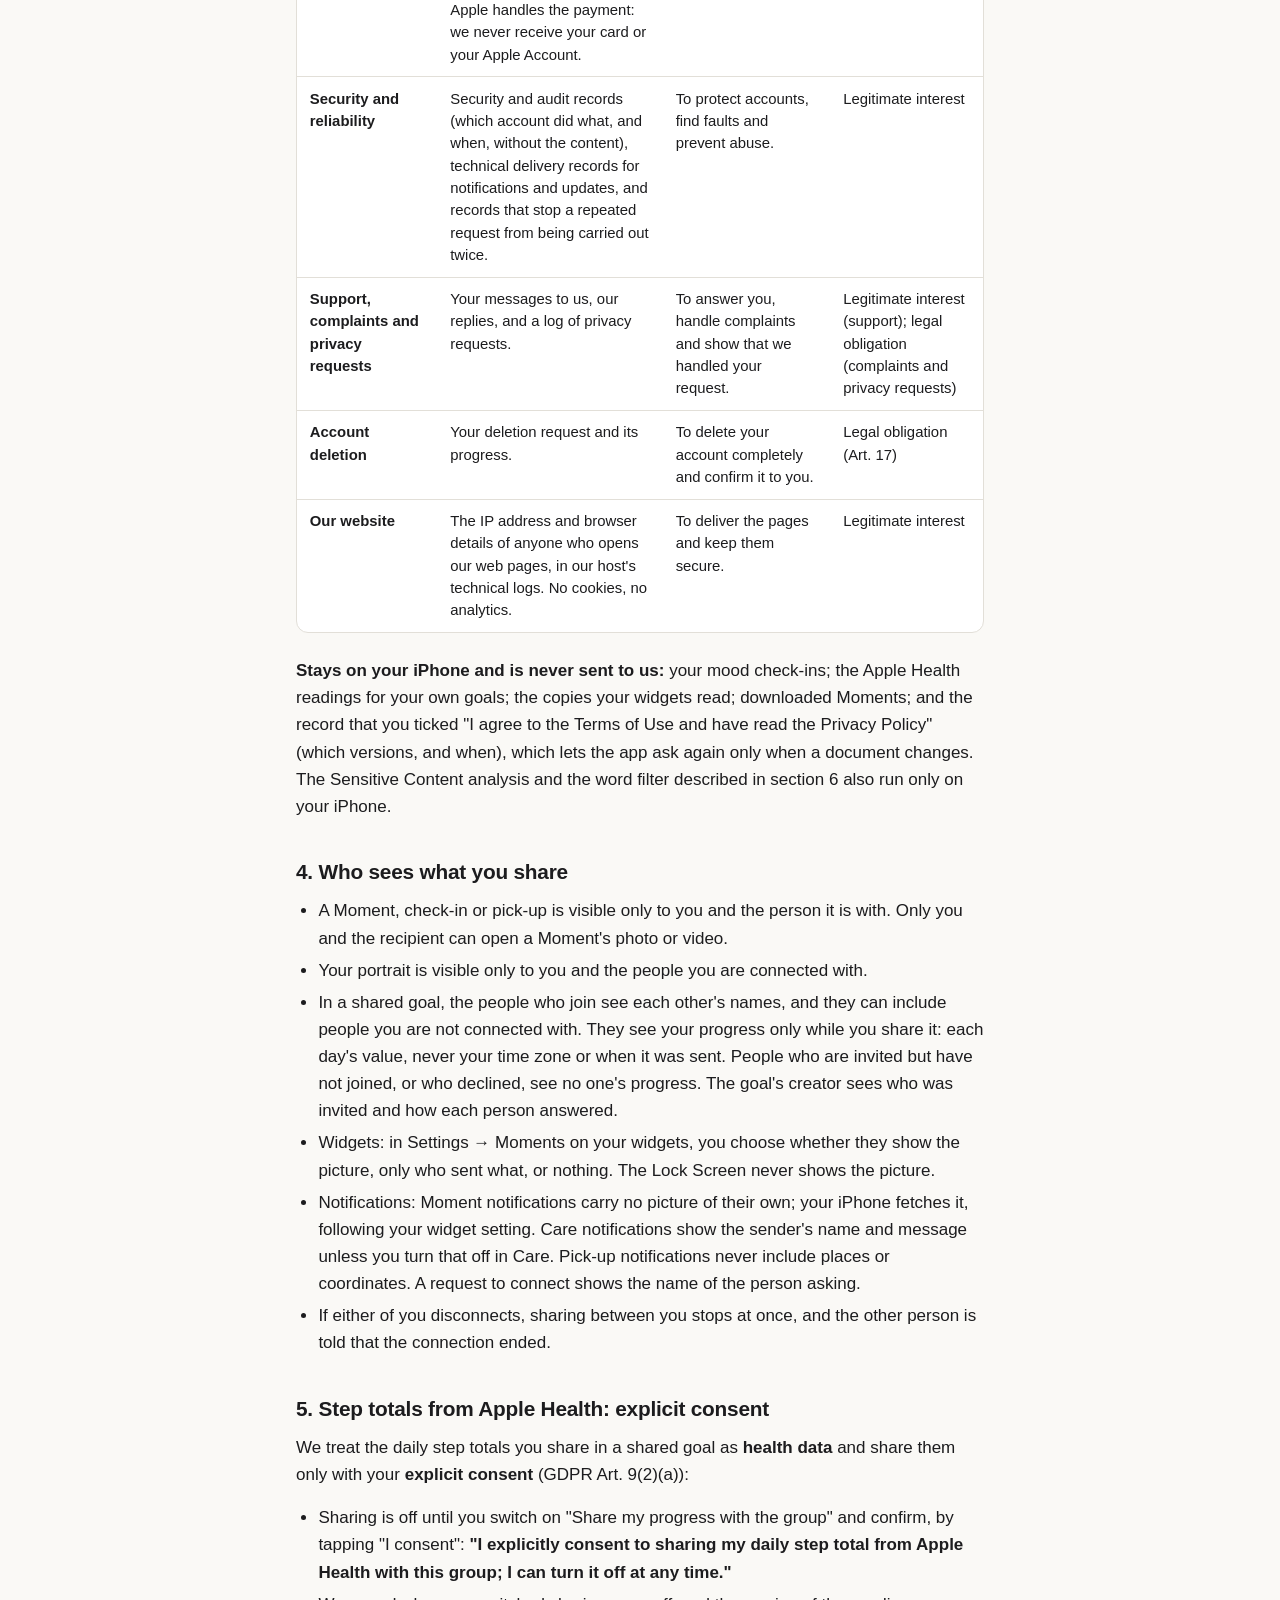
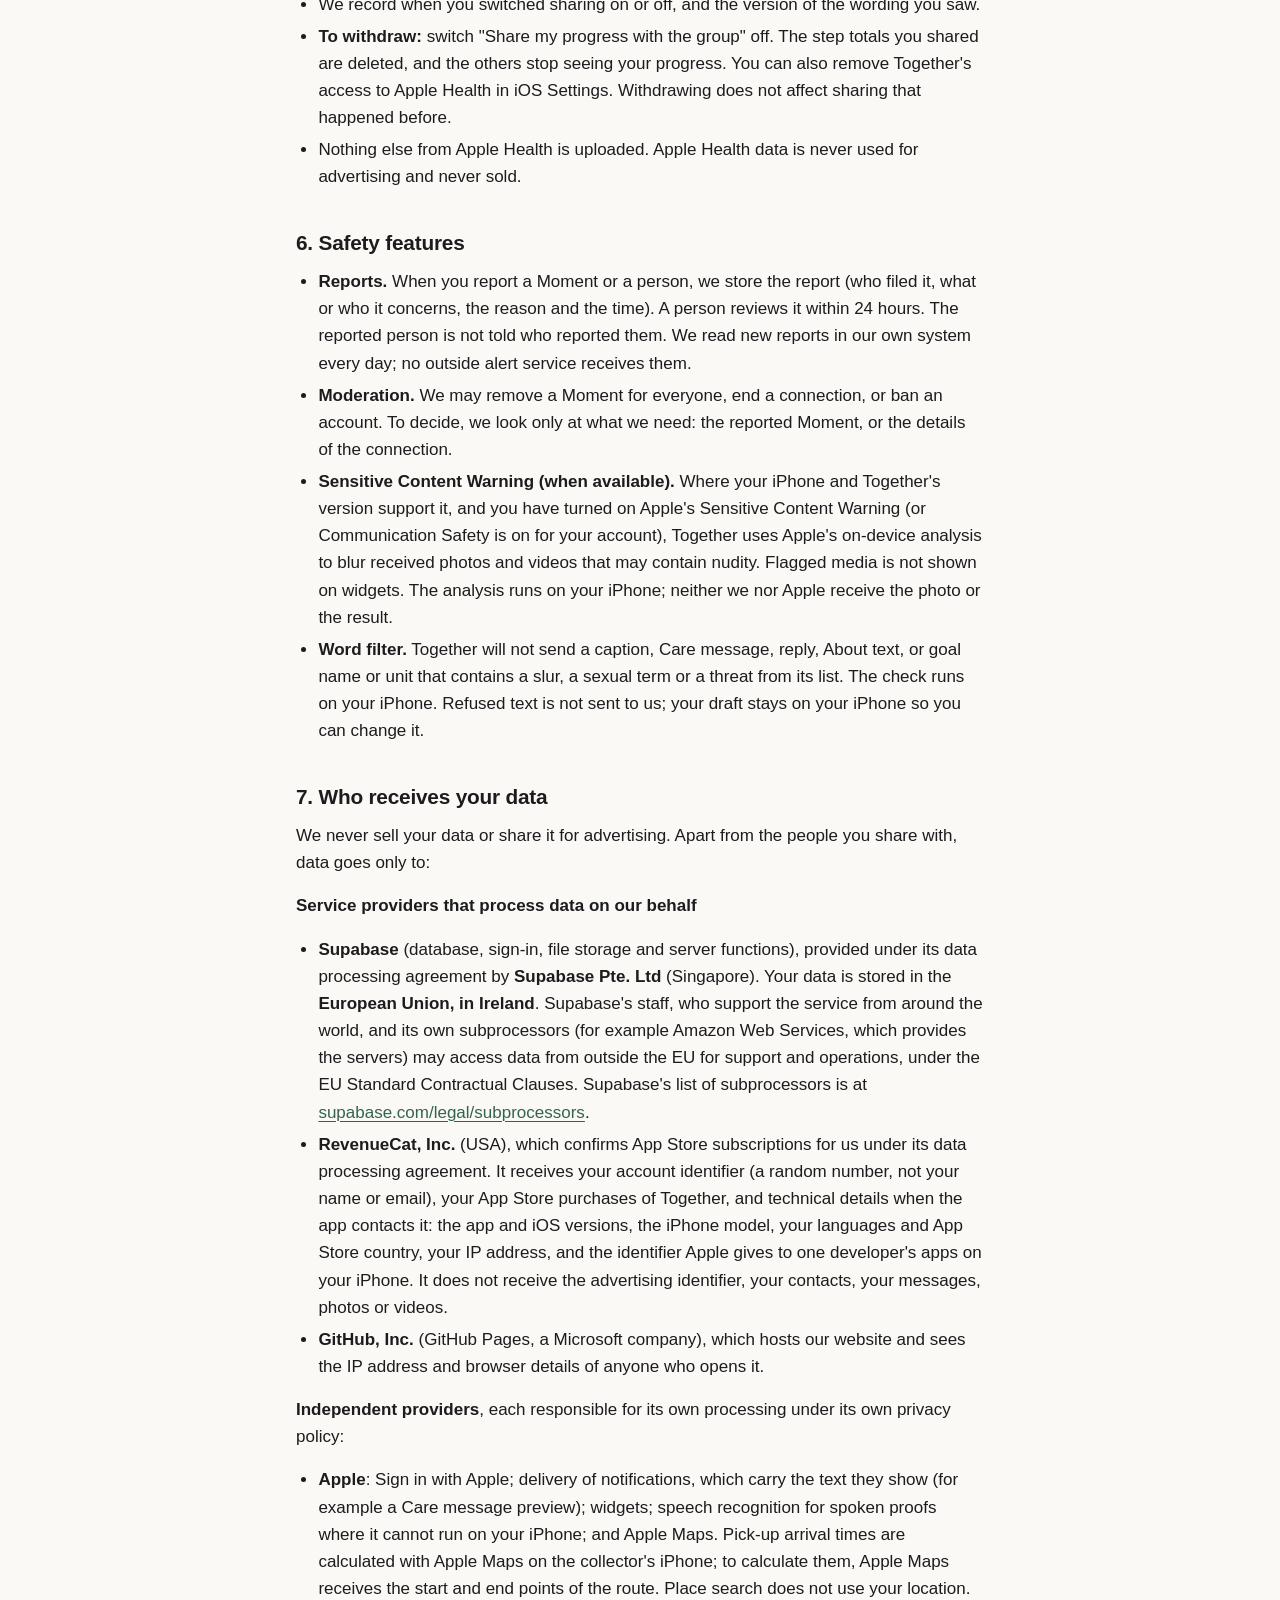
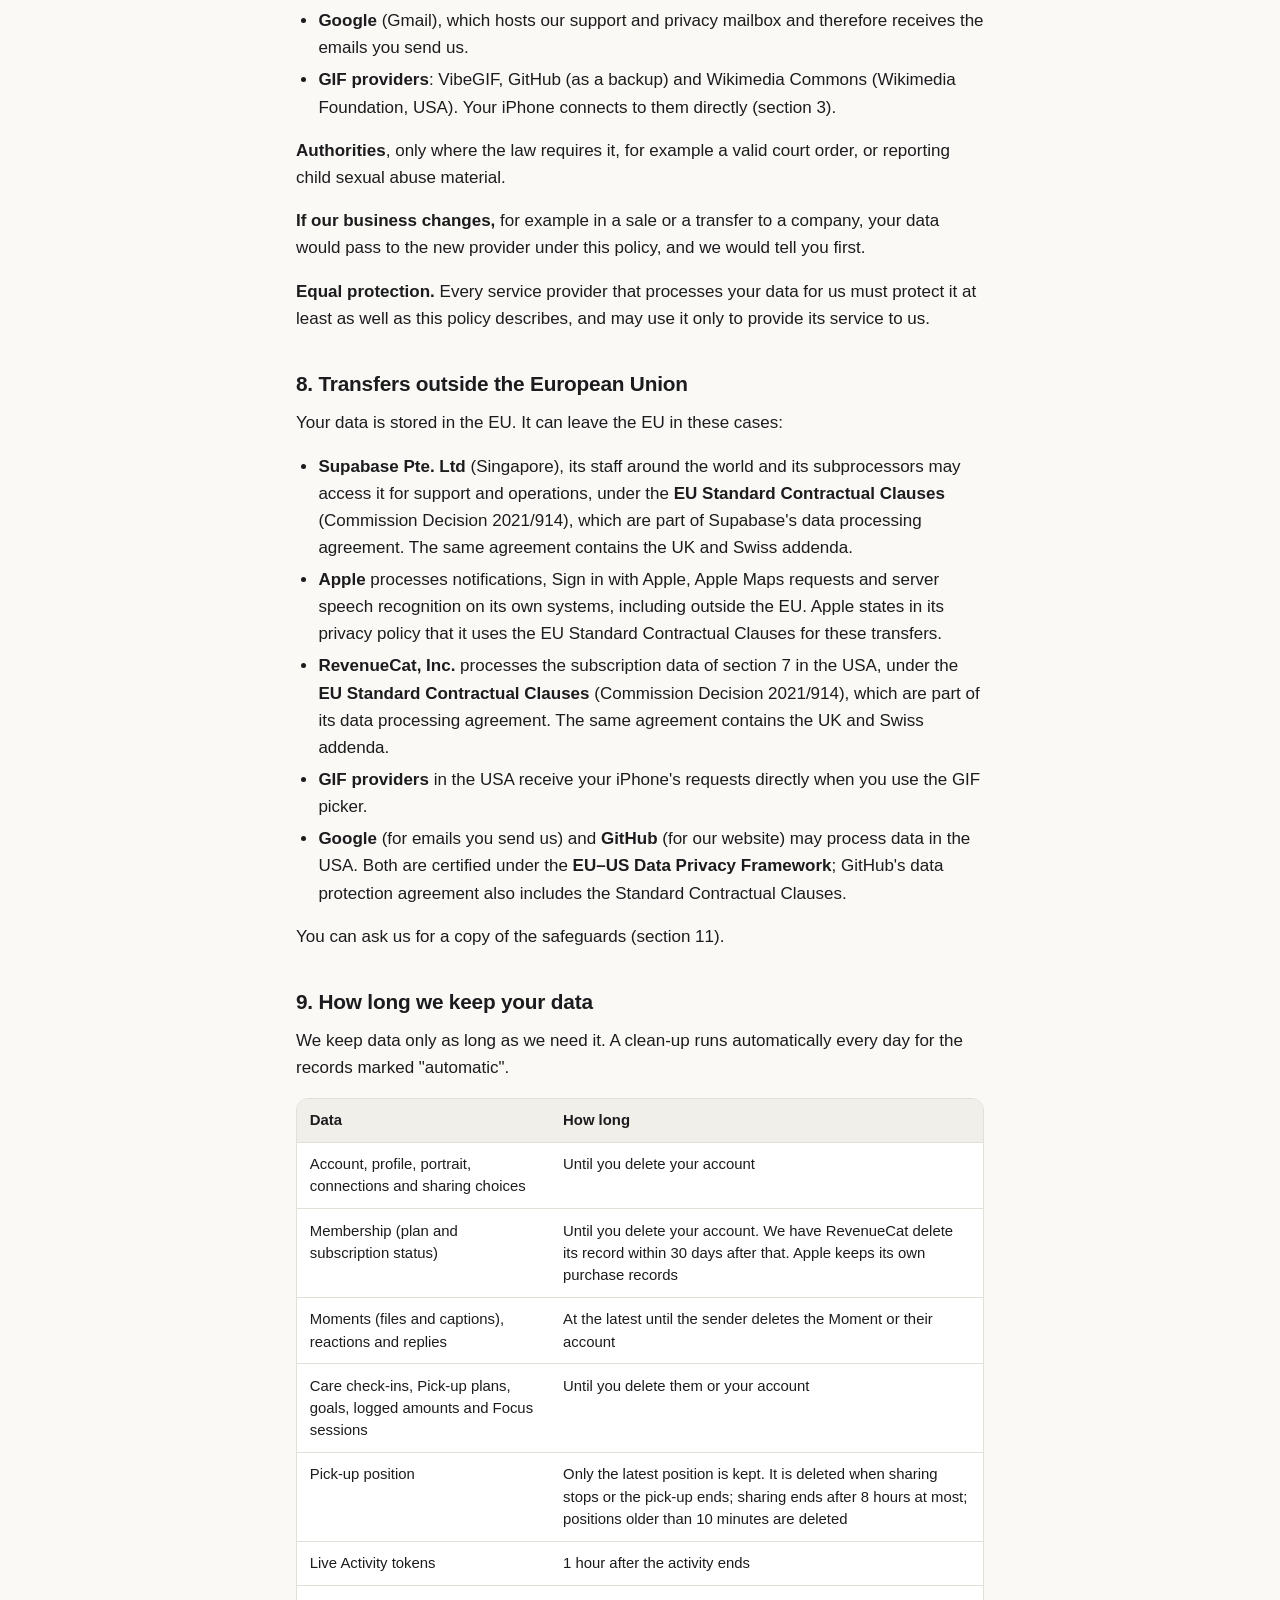
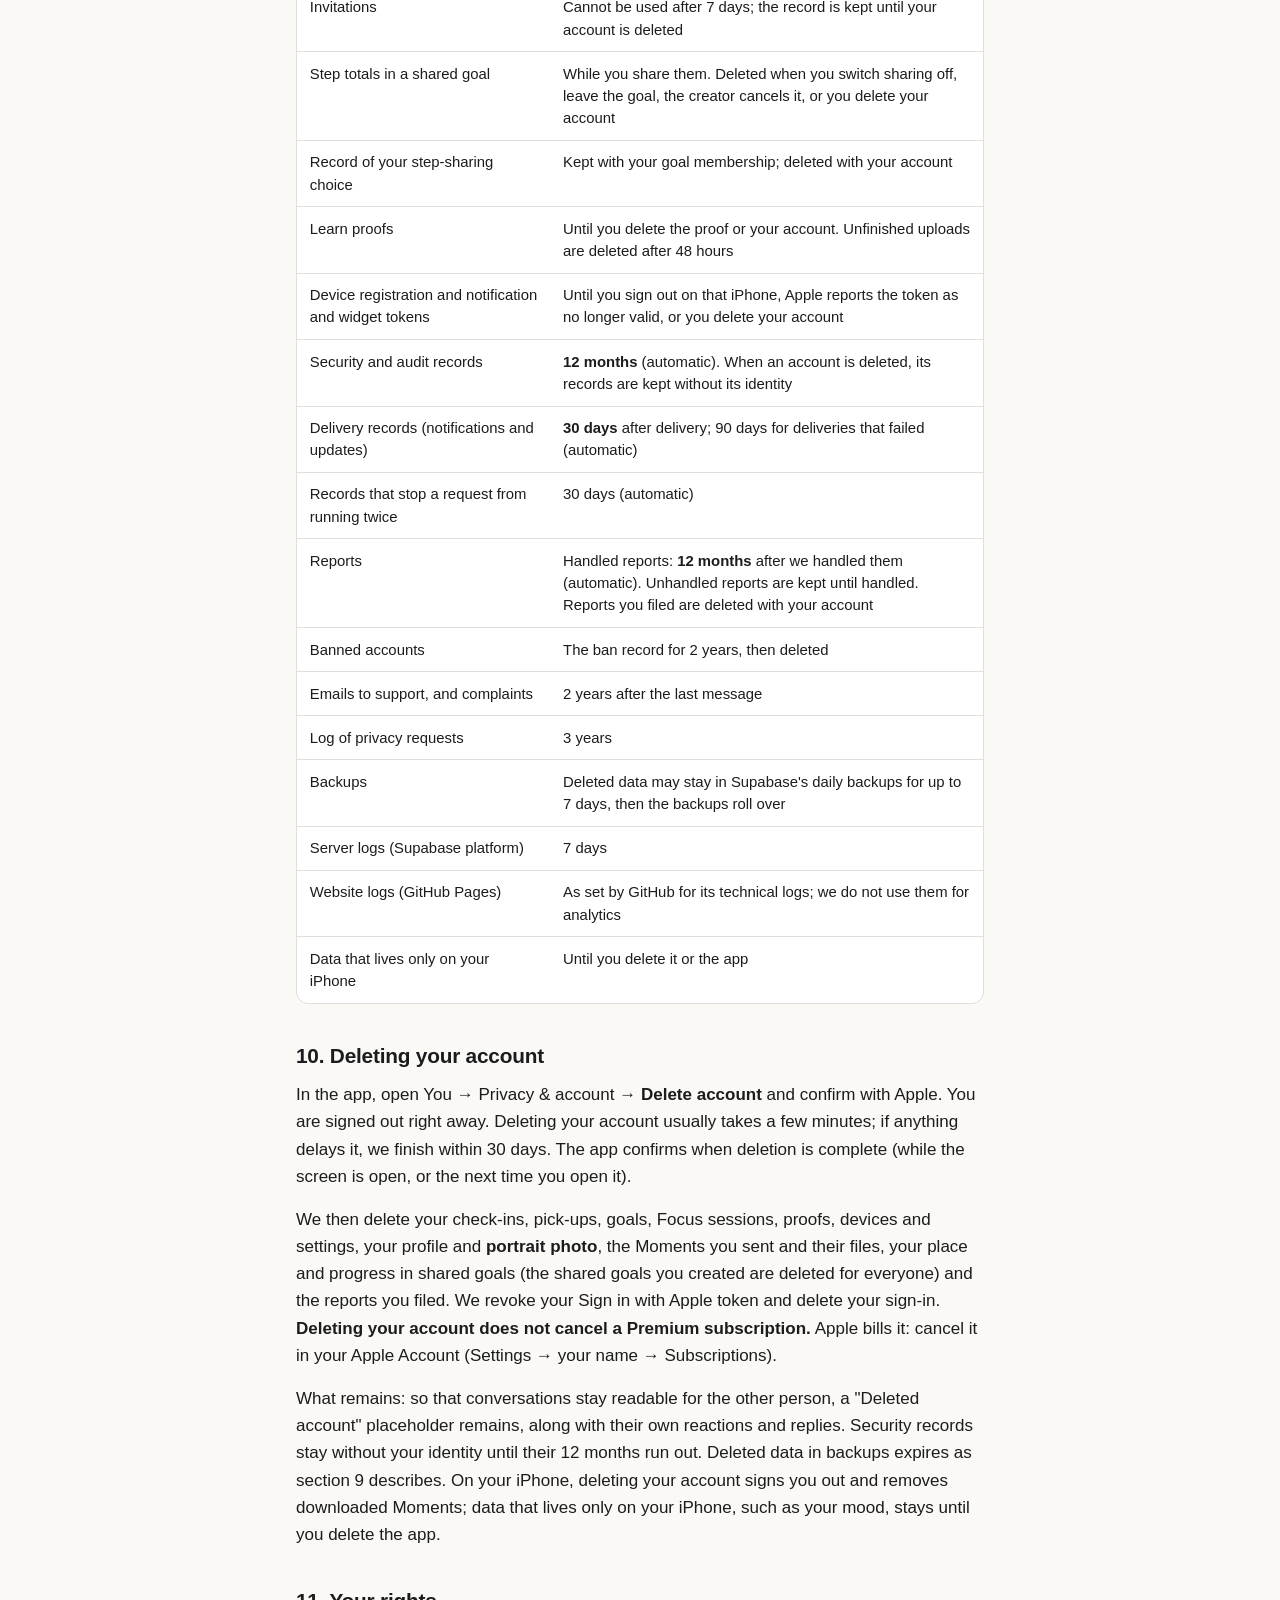
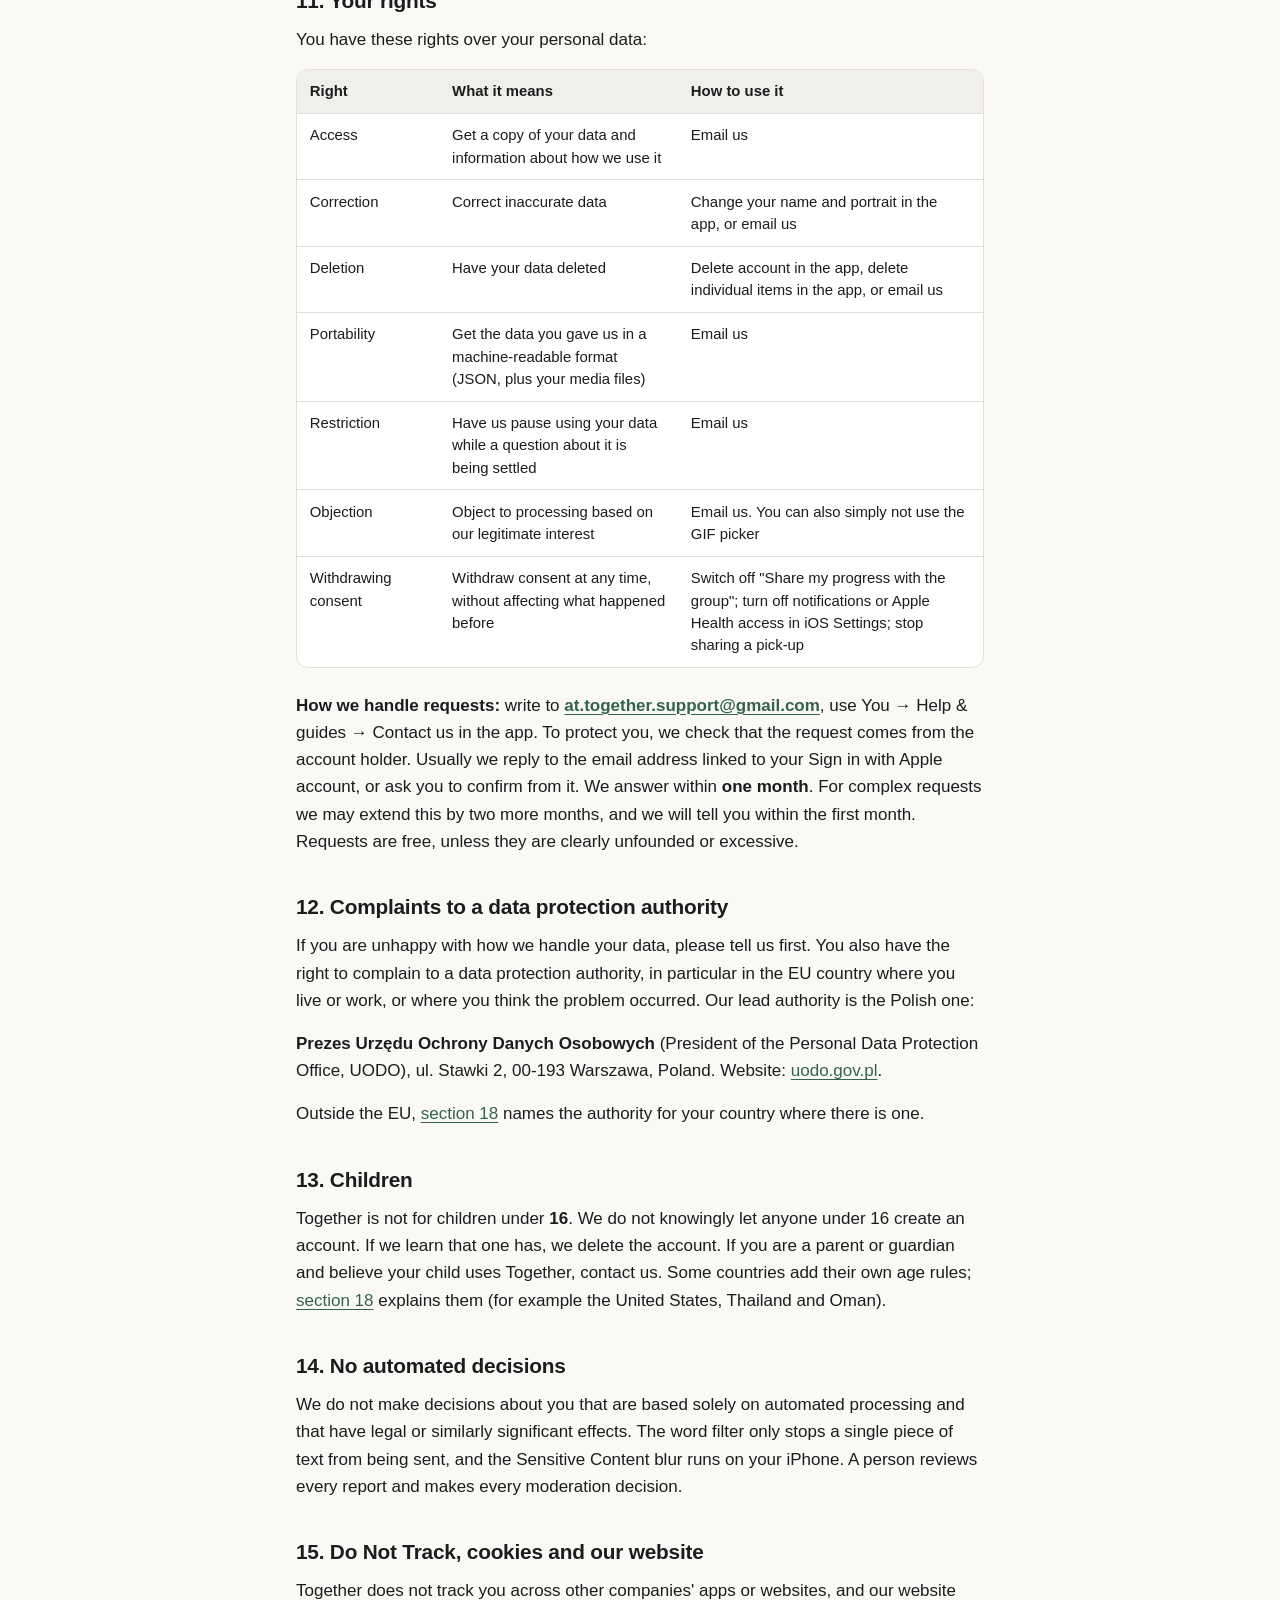
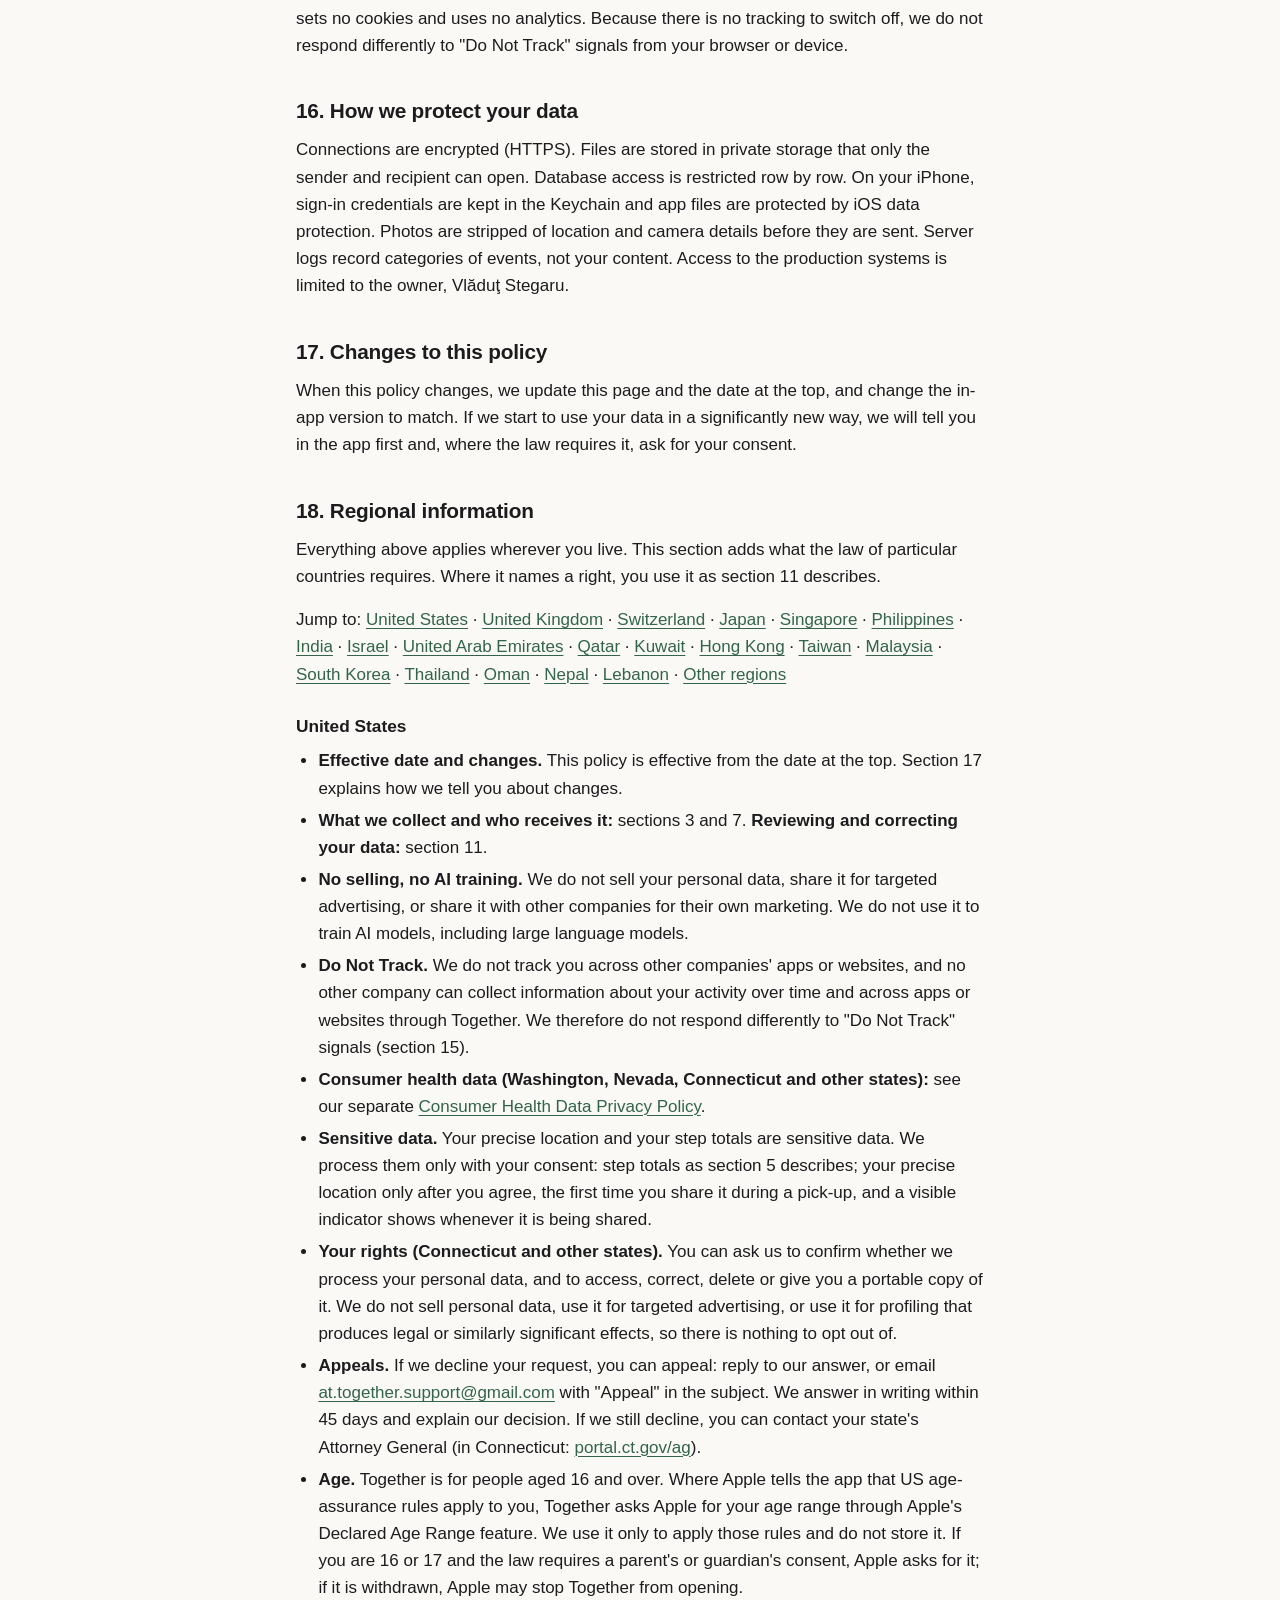
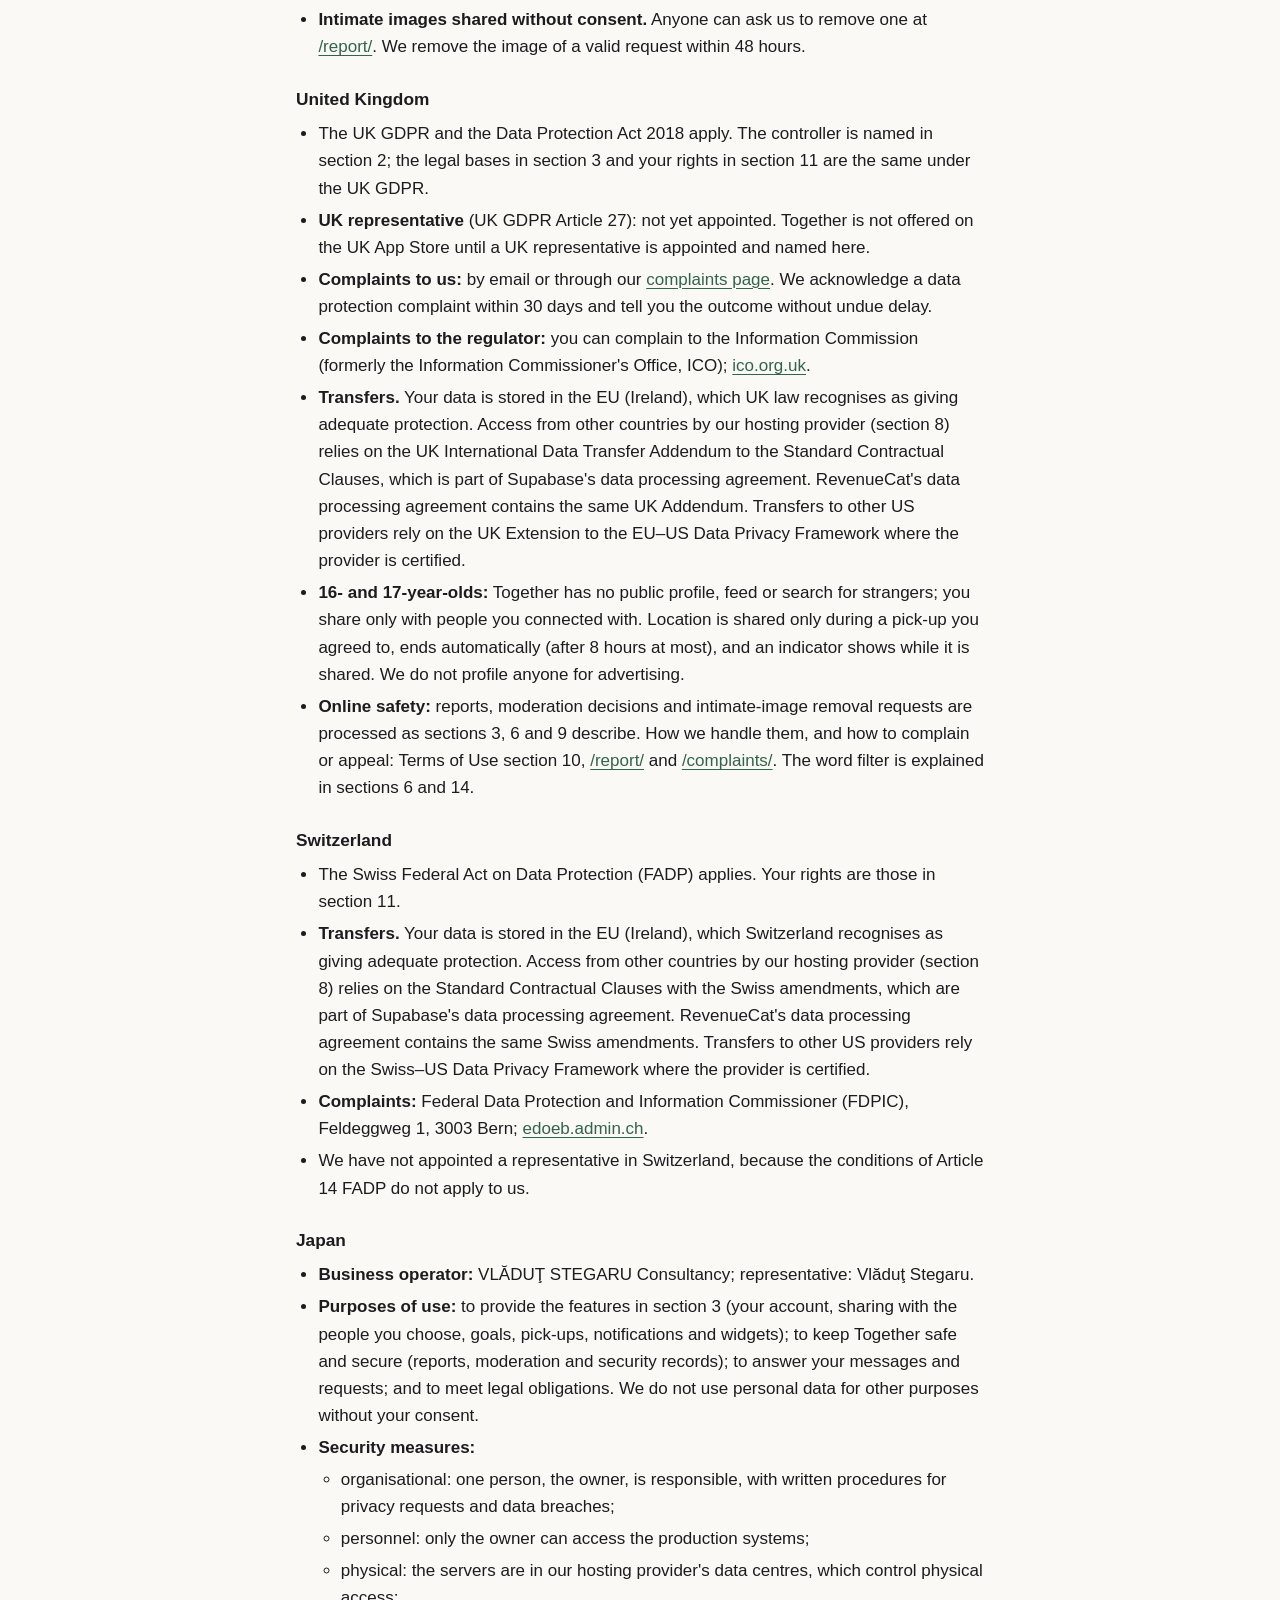
<file: privacy/index.html>
<!doctype html>
<html lang="en">
<head>
<meta charset="utf-8">
<meta name="viewport" content="width=device-width, initial-scale=1">
<meta name="color-scheme" content="light dark">
<title>Privacy Policy · Together</title>
<meta name="description" content="How Together, the private iPhone app for you and the few people you choose, handles your personal data.">
<link rel="icon" type="image/png" sizes="32x32" href="/favicon-32.png">
<link rel="icon" type="image/png" sizes="512x512" href="/icon-512.png">
<link rel="apple-touch-icon" href="/apple-touch-icon.png">
<link rel="stylesheet" href="/style.css">
</head>
<body>
<a class="skip" href="#main">Skip to content</a>
<header class="site-header">
  <div class="wrap">
    <a class="brand" href="/"><img class="brand-mark" src="/icon-512.png" alt="" width="22" height="22" decoding="async">Together</a>
    <nav aria-label="Site"><a href="/privacy/" aria-current="page">Privacy</a><a href="/terms/">Terms</a><a href="/support/">Support</a></nav>
  </div>
</header>
<main id="main" class="wrap doc">
<h1>Together Privacy Policy</h1>
<p class="meta"><strong>Last updated:</strong> 25 November 2026 · <strong>Effective date:</strong> 25 November 2026</p>
<nav class="toc" aria-labelledby="toc-title"><h2 id="toc-title">Contents</h2><ol><li><a href="#the-short-version">The short version</a></li><li><a href="#who-is-responsible-for-your-data">Who is responsible for your data</a></li><li><a href="#what-we-process-why-and-on-what-legal-basis">What we process, why, and on what legal basis</a></li><li><a href="#who-sees-what-you-share">Who sees what you share</a></li><li><a href="#step-totals-from-apple-health-explicit-consent">Step totals from Apple Health: explicit consent</a></li><li><a href="#safety-features">Safety features</a></li><li><a href="#who-receives-your-data">Who receives your data</a></li><li><a href="#transfers-outside-the-european-union">Transfers outside the European Union</a></li><li><a href="#how-long-we-keep-your-data">How long we keep your data</a></li><li><a href="#deleting-your-account">Deleting your account</a></li><li><a href="#your-rights">Your rights</a></li><li><a href="#complaints-to-a-data-protection-authority">Complaints to a data protection authority</a></li><li><a href="#children">Children</a></li><li><a href="#no-automated-decisions">No automated decisions</a></li><li><a href="#do-not-track-cookies-and-our-website">Do Not Track, cookies and our website</a></li><li><a href="#how-we-protect-your-data">How we protect your data</a></li><li><a href="#changes-to-this-policy">Changes to this policy</a></li><li><a href="#regional-information">Regional information</a></li><li><a href="#contact">Contact</a></li></ol></nav>
<p>Together is a private app for you and the few people you choose. This policy explains which personal data we process, why, on what legal basis, who receives it, how long we keep it, and what your rights are.</p>
<h2 id="the-short-version">1. The short version</h2>
<ul><li>There are no ads, no tracking and no selling of data. Together contains no third-party analytics, advertising or crash-reporting software. Its one third-party component, RevenueCat, only confirms Premium subscriptions (section 7).</li><li>Without an account, everything stays on your iPhone.</li><li>When you sign in, what you share with a person is stored so that it can reach them, and only them.</li><li>Your mood never leaves your iPhone. Neither does your Apple Health data, with one exception: in a shared step goal, your daily step total is shared, and only if you explicitly consent to sharing your progress with the group.</li><li>You can delete your account in the app at any time.</li></ul>
<h2 id="who-is-responsible-for-your-data">2. Who is responsible for your data</h2>
<p>The controller of your personal data is:</p>
<p><strong>VLĂDUŢ STEGARU Consultancy</strong>, the business of Vlăduţ Stegaru, a sole trader (<em>jednoosobowa działalność gospodarcza</em>) registered in the Polish business register CEIDG (<em>Centralna Ewidencja i Informacja o Działalności Gospodarczej</em>). NIP (tax identification number): 6762718785. Email for privacy questions: <strong><a href="mailto:at.together.support@gmail.com">at.together.support@gmail.com</a></strong>. In the app: You → Help &amp; guides → Contact us.</p>
<p>We have not appointed a data protection officer, because the law does not require one for a service of our kind and size. Because we are established in the European Union, we do not need an EU representative. For the United Kingdom, see <a href="#regional-information">section 18</a>.</p>
<h2 id="what-we-process-why-and-on-what-legal-basis">3. What we process, why, and on what legal basis</h2>
<p>We process only what each feature needs. The GDPR article named in the last column is the "legal basis":</p>
<ul><li>"Contract" (Art. 6(1)(b)) means the processing is needed to provide what you asked for.</li><li>"Consent" (Art. 6(1)(a)) means you can say no, or withdraw it at any time.</li><li>"Legitimate interest" (Art. 6(1)(f)) means we have a justified reason that does not override your rights. You can object to it (section 11).</li><li>"Legal obligation" (Art. 6(1)(c)) means the law requires the processing.</li></ul>
<div class="table-wrap"><table><thead><tr><th scope="col">Feature</th><th scope="col">What we process</th><th scope="col">Why</th><th scope="col">Legal basis</th></tr></thead><tbody><tr><td><strong>Account and sign-in</strong></td><td>The identifier Sign in with Apple gives us. If you allow it, your name and an email address (which may be Apple's private relay address). Sign-in sessions.</td><td>To create your account, keep you signed in and let you delete it. We use your name as your display name. We email you only to answer you, about your account's safety, or where the law requires it; never for marketing.</td><td>Contract</td></tr><tr><td><strong>Profile</strong></td><td>Display name, time zone, language, your About text, and your portrait if you choose one: an illustration (its style and colours) or a photo you pick. The photo is cropped on your iPhone and stored without its location or camera details.</td><td>To show you to the people you are connected with.</td><td>Contract</td></tr><tr><td><strong>Connections</strong></td><td>Invitations you create (they cannot be used after 7 days), requests you send or receive, your connections, what you chose to share with each person, and connections that have ended.</td><td>To let you choose who you share with.</td><td>Contract</td></tr><tr><td><strong>Moments</strong></td><td>Photos, videos and GIFs (a GIF is converted into a video on your iPhone) that you send to one person, any caption, reactions and replies. Only while receipts are shared: when a Moment was viewed or played. Location and camera details are removed from photos before sending, and video metadata is cleared.</td><td>To deliver what you send to the person you chose.</td><td>Contract</td></tr><tr><td><strong>Care</strong></td><td>Check-in messages, replies and acknowledgements, with their times.</td><td>To deliver your check-ins.</td><td>Contract</td></tr><tr><td><strong>Pick-up</strong></td><td>The plan you create: who, when, the meeting place and the drop-off. During a pick-up, and only after the person collecting agrees for that trip, their current position: only the latest one, never a history.</td><td>To let the other person see the distance and an estimated arrival time.</td><td>Contract</td></tr><tr><td><strong>Goals and Focus</strong></td><td>Your goals (name, kind and target), the amounts you log, the days you complete them, and your Focus sessions.</td><td>To keep your devices in step, and to show your progress to the people you choose to share it with.</td><td>Contract</td></tr><tr><td><strong>Shared goals</strong></td><td>The goals you create (name, target, unit and frequency), who is invited and how each person answered, and the amounts you log. <strong>Only while you choose "Share my progress with the group":</strong> your daily step total from Apple Health for today and the two days before (in a weekly goal, also the earlier days of that week), each with its day, your time zone and when it was saved. A record of when you switched sharing on or off, and which wording you saw.</td><td>To run the goal with its members.</td><td>Contract. <strong>Step totals: explicit consent</strong> (Art. 6(1)(a) and Art. 9(2)(a)); see section 5</td></tr><tr><td><strong>Learn</strong></td><td>Any photo, video or recording you attach as proof, stored privately for you. For a spoken proof, Apple's speech recognition turns the recording into text: on your iPhone where your language supports it, otherwise on Apple's servers.</td><td>To check and keep your proof.</td><td>Contract</td></tr><tr><td><strong>Notifications</strong></td><td>Whether you allowed notifications, the notification tokens Apple gives us, an installation identifier Together creates (not your advertising identifier), the app version and the app's bundle.</td><td>To show you notifications you allowed.</td><td>Consent, given and withdrawn in iOS Settings</td></tr><tr><td><strong>Widgets and app updates</strong></td><td>Widget tokens and silent update messages. Widgets read a copy the app keeps on your iPhone.</td><td>To keep your widgets and app up to date.</td><td>Contract</td></tr><tr><td><strong>GIF picker</strong></td><td>Your iPhone requests GIFs directly from VibeGIF, from GitHub as a backup, and from Wikimedia Commons. If nothing in Together's own GIF list matches what you type, your search words go to Wikimedia Commons. These services see your IP address, that the request comes from Together and which GIFs load, never your account.</td><td>To offer GIFs.</td><td>Legitimate interest (offering GIFs with the least data possible)</td></tr><tr><td><strong>Safety</strong></td><td>Reports you file or that are filed about you: who filed it, the Moment or person concerned, the reason chosen, the time, and our decision. Bans.</td><td>To keep people safe, enforce our Terms, and act on illegal content.</td><td>Legitimate interest, and legal obligation where the law requires us to act (for example to report child sexual abuse material)</td></tr><tr><td><strong>Membership</strong></td><td>Whether you have Premium, the product and period you bought, its status and dates, and whether it renews. How many people, photos, videos, bytes and shared goals count towards your plan's limits. Whenever you are signed in, on every plan, the app gives RevenueCat your account identifier and the technical details listed in section 7, so that a purchase can be found. Apple handles the payment: we never receive your card or your Apple Account.</td><td>To show the plans and prices, open and restore what you paid for, and apply the limits of your plan.</td><td>Contract; on the Free plan, our legitimate interest in offering Premium and recognising a purchase</td></tr><tr><td><strong>Security and reliability</strong></td><td>Security and audit records (which account did what, and when, without the content), technical delivery records for notifications and updates, and records that stop a repeated request from being carried out twice.</td><td>To protect accounts, find faults and prevent abuse.</td><td>Legitimate interest</td></tr><tr><td><strong>Support, complaints and privacy requests</strong></td><td>Your messages to us, our replies, and a log of privacy requests.</td><td>To answer you, handle complaints and show that we handled your request.</td><td>Legitimate interest (support); legal obligation (complaints and privacy requests)</td></tr><tr><td><strong>Account deletion</strong></td><td>Your deletion request and its progress.</td><td>To delete your account completely and confirm it to you.</td><td>Legal obligation (Art. 17)</td></tr><tr><td><strong>Our website</strong></td><td>The IP address and browser details of anyone who opens our web pages, in our host's technical logs. No cookies, no analytics.</td><td>To deliver the pages and keep them secure.</td><td>Legitimate interest</td></tr></tbody></table></div>
<p><strong>Stays on your iPhone and is never sent to us:</strong> your mood check-ins; the Apple Health readings for your own goals; the copies your widgets read; downloaded Moments; and the record that you ticked "I agree to the Terms of Use and have read the Privacy Policy" (which versions, and when), which lets the app ask again only when a document changes. The Sensitive Content analysis and the word filter described in section 6 also run only on your iPhone.</p>
<h2 id="who-sees-what-you-share">4. Who sees what you share</h2>
<ul><li>A Moment, check-in or pick-up is visible only to you and the person it is with. Only you and the recipient can open a Moment's photo or video.</li><li>Your portrait is visible only to you and the people you are connected with.</li><li>In a shared goal, the people who join see each other's names, and they can include people you are not connected with. They see your progress only while you share it: each day's value, never your time zone or when it was sent. People who are invited but have not joined, or who declined, see no one's progress. The goal's creator sees who was invited and how each person answered.</li><li>Widgets: in Settings → Moments on your widgets, you choose whether they show the picture, only who sent what, or nothing. The Lock Screen never shows the picture.</li><li>Notifications: Moment notifications carry no picture of their own; your iPhone fetches it, following your widget setting. Care notifications show the sender's name and message unless you turn that off in Care. Pick-up notifications never include places or coordinates. A request to connect shows the name of the person asking.</li><li>If either of you disconnects, sharing between you stops at once, and the other person is told that the connection ended.</li></ul>
<h2 id="step-totals-from-apple-health-explicit-consent">5. Step totals from Apple Health: explicit consent</h2>
<p>We treat the daily step totals you share in a shared goal as <strong>health data</strong> and share them only with your <strong>explicit consent</strong> (GDPR Art. 9(2)(a)):</p>
<ul><li>Sharing is off until you switch on "Share my progress with the group" and confirm, by tapping "I consent": <strong>"I explicitly consent to sharing my daily step total from Apple Health with this group; I can turn it off at any time."</strong></li><li>We record when you switched sharing on or off, and the version of the wording you saw.</li><li><strong>To withdraw:</strong> switch "Share my progress with the group" off. The step totals you shared are deleted, and the others stop seeing your progress. You can also remove Together's access to Apple Health in iOS Settings. Withdrawing does not affect sharing that happened before.</li><li>Nothing else from Apple Health is uploaded. Apple Health data is never used for advertising and never sold.</li></ul>
<h2 id="safety-features">6. Safety features</h2>
<ul><li><strong>Reports.</strong> When you report a Moment or a person, we store the report (who filed it, what or who it concerns, the reason and the time). A person reviews it within 24 hours. The reported person is not told who reported them. We read new reports in our own system every day; no outside alert service receives them.</li><li><strong>Moderation.</strong> We may remove a Moment for everyone, end a connection, or ban an account. To decide, we look only at what we need: the reported Moment, or the details of the connection.</li><li><strong>Sensitive Content Warning (when available).</strong> Where your iPhone and Together's version support it, and you have turned on Apple's Sensitive Content Warning (or Communication Safety is on for your account), Together uses Apple's on-device analysis to blur received photos and videos that may contain nudity. Flagged media is not shown on widgets. The analysis runs on your iPhone; neither we nor Apple receive the photo or the result.</li><li><strong>Word filter.</strong> Together will not send a caption, Care message, reply, About text, or goal name or unit that contains a slur, a sexual term or a threat from its list. The check runs on your iPhone. Refused text is not sent to us; your draft stays on your iPhone so you can change it.</li></ul>
<h2 id="who-receives-your-data">7. Who receives your data</h2>
<p>We never sell your data or share it for advertising. Apart from the people you share with, data goes only to:</p>
<p><strong>Service providers that process data on our behalf</strong></p>
<ul><li><strong>Supabase</strong> (database, sign-in, file storage and server functions), provided under its data processing agreement by <strong>Supabase Pte. Ltd</strong> (Singapore). Your data is stored in the <strong>European Union, in Ireland</strong>. Supabase's staff, who support the service from around the world, and its own subprocessors (for example Amazon Web Services, which provides the servers) may access data from outside the EU for support and operations, under the EU Standard Contractual Clauses. Supabase's list of subprocessors is at <a href="https://supabase.com/legal/subprocessors">supabase.com/legal/subprocessors</a>.</li><li><strong>RevenueCat, Inc.</strong> (USA), which confirms App Store subscriptions for us under its data processing agreement. It receives your account identifier (a random number, not your name or email), your App Store purchases of Together, and technical details when the app contacts it: the app and iOS versions, the iPhone model, your languages and App Store country, your IP address, and the identifier Apple gives to one developer's apps on your iPhone. It does not receive the advertising identifier, your contacts, your messages, photos or videos.</li><li><strong>GitHub, Inc.</strong> (GitHub Pages, a Microsoft company), which hosts our website and sees the IP address and browser details of anyone who opens it.</li></ul>
<p><strong>Independent providers</strong>, each responsible for its own processing under its own privacy policy:</p>
<ul><li><strong>Apple</strong>: Sign in with Apple; delivery of notifications, which carry the text they show (for example a Care message preview); widgets; speech recognition for spoken proofs where it cannot run on your iPhone; and Apple Maps. Pick-up arrival times are calculated with Apple Maps on the collector's iPhone; to calculate them, Apple Maps receives the start and end points of the route. Place search does not use your location.</li><li><strong>Google</strong> (Gmail), which hosts our support and privacy mailbox and therefore receives the emails you send us.</li><li><strong>GIF providers</strong>: VibeGIF, GitHub (as a backup) and Wikimedia Commons (Wikimedia Foundation, USA). Your iPhone connects to them directly (section 3).</li></ul>
<p><strong>Authorities</strong>, only where the law requires it, for example a valid court order, or reporting child sexual abuse material.</p>
<p><strong>If our business changes,</strong> for example in a sale or a transfer to a company, your data would pass to the new provider under this policy, and we would tell you first.</p>
<p><strong>Equal protection.</strong> Every service provider that processes your data for us must protect it at least as well as this policy describes, and may use it only to provide its service to us.</p>
<h2 id="transfers-outside-the-european-union">8. Transfers outside the European Union</h2>
<p>Your data is stored in the EU. It can leave the EU in these cases:</p>
<ul><li><strong>Supabase Pte. Ltd</strong> (Singapore), its staff around the world and its subprocessors may access it for support and operations, under the <strong>EU Standard Contractual Clauses</strong> (Commission Decision 2021/914), which are part of Supabase's data processing agreement. The same agreement contains the UK and Swiss addenda.</li><li><strong>Apple</strong> processes notifications, Sign in with Apple, Apple Maps requests and server speech recognition on its own systems, including outside the EU. Apple states in its privacy policy that it uses the EU Standard Contractual Clauses for these transfers.</li><li><strong>RevenueCat, Inc.</strong> processes the subscription data of section 7 in the USA, under the <strong>EU Standard Contractual Clauses</strong> (Commission Decision 2021/914), which are part of its data processing agreement. The same agreement contains the UK and Swiss addenda.</li><li><strong>GIF providers</strong> in the USA receive your iPhone's requests directly when you use the GIF picker.</li><li><strong>Google</strong> (for emails you send us) and <strong>GitHub</strong> (for our website) may process data in the USA. Both are certified under the <strong>EU–US Data Privacy Framework</strong>; GitHub's data protection agreement also includes the Standard Contractual Clauses.</li></ul>
<p>You can ask us for a copy of the safeguards (section 11).</p>
<h2 id="how-long-we-keep-your-data">9. How long we keep your data</h2>
<p>We keep data only as long as we need it. A clean-up runs automatically every day for the records marked "automatic".</p>
<div class="table-wrap"><table><thead><tr><th scope="col">Data</th><th scope="col">How long</th></tr></thead><tbody><tr><td>Account, profile, portrait, connections and sharing choices</td><td>Until you delete your account</td></tr><tr><td>Membership (plan and subscription status)</td><td>Until you delete your account. We have RevenueCat delete its record within 30 days after that. Apple keeps its own purchase records</td></tr><tr><td>Moments (files and captions), reactions and replies</td><td>At the latest until the sender deletes the Moment or their account</td></tr><tr><td>Care check-ins, Pick-up plans, goals, logged amounts and Focus sessions</td><td>Until you delete them or your account</td></tr><tr><td>Pick-up position</td><td>Only the latest position is kept. It is deleted when sharing stops or the pick-up ends; sharing ends after 8 hours at most; positions older than 10 minutes are deleted</td></tr><tr><td>Live Activity tokens</td><td>1 hour after the activity ends</td></tr><tr><td>Invitations</td><td>Cannot be used after 7 days; the record is kept until your account is deleted</td></tr><tr><td>Step totals in a shared goal</td><td>While you share them. Deleted when you switch sharing off, leave the goal, the creator cancels it, or you delete your account</td></tr><tr><td>Record of your step-sharing choice</td><td>Kept with your goal membership; deleted with your account</td></tr><tr><td>Learn proofs</td><td>Until you delete the proof or your account. Unfinished uploads are deleted after 48 hours</td></tr><tr><td>Device registration and notification and widget tokens</td><td>Until you sign out on that iPhone, Apple reports the token as no longer valid, or you delete your account</td></tr><tr><td>Security and audit records</td><td><strong>12 months</strong> (automatic). When an account is deleted, its records are kept without its identity</td></tr><tr><td>Delivery records (notifications and updates)</td><td><strong>30 days</strong> after delivery; 90 days for deliveries that failed (automatic)</td></tr><tr><td>Records that stop a request from running twice</td><td>30 days (automatic)</td></tr><tr><td>Reports</td><td>Handled reports: <strong>12 months</strong> after we handled them (automatic). Unhandled reports are kept until handled. Reports you filed are deleted with your account</td></tr><tr><td>Banned accounts</td><td>The ban record for 2 years, then deleted</td></tr><tr><td>Emails to support, and complaints</td><td>2 years after the last message</td></tr><tr><td>Log of privacy requests</td><td>3 years</td></tr><tr><td>Backups</td><td>Deleted data may stay in Supabase's daily backups for up to 7 days, then the backups roll over</td></tr><tr><td>Server logs (Supabase platform)</td><td>7 days</td></tr><tr><td>Website logs (GitHub Pages)</td><td>As set by GitHub for its technical logs; we do not use them for analytics</td></tr><tr><td>Data that lives only on your iPhone</td><td>Until you delete it or the app</td></tr></tbody></table></div>
<h2 id="deleting-your-account">10. Deleting your account</h2>
<p>In the app, open You → Privacy &amp; account → <strong>Delete account</strong> and confirm with Apple. You are signed out right away. Deleting your account usually takes a few minutes; if anything delays it, we finish within 30 days. The app confirms when deletion is complete (while the screen is open, or the next time you open it).</p>
<p>We then delete your check-ins, pick-ups, goals, Focus sessions, proofs, devices and settings, your profile and <strong>portrait photo</strong>, the Moments you sent and their files, your place and progress in shared goals (the shared goals you created are deleted for everyone) and the reports you filed. We revoke your Sign in with Apple token and delete your sign-in. <strong>Deleting your account does not cancel a Premium subscription.</strong> Apple bills it: cancel it in your Apple Account (Settings → your name → Subscriptions).</p>
<p>What remains: so that conversations stay readable for the other person, a "Deleted account" placeholder remains, along with their own reactions and replies. Security records stay without your identity until their 12 months run out. Deleted data in backups expires as section 9 describes. On your iPhone, deleting your account signs you out and removes downloaded Moments; data that lives only on your iPhone, such as your mood, stays until you delete the app.</p>
<h2 id="your-rights">11. Your rights</h2>
<p>You have these rights over your personal data:</p>
<div class="table-wrap"><table><thead><tr><th scope="col">Right</th><th scope="col">What it means</th><th scope="col">How to use it</th></tr></thead><tbody><tr><td>Access</td><td>Get a copy of your data and information about how we use it</td><td>Email us</td></tr><tr><td>Correction</td><td>Correct inaccurate data</td><td>Change your name and portrait in the app, or email us</td></tr><tr><td>Deletion</td><td>Have your data deleted</td><td>Delete account in the app, delete individual items in the app, or email us</td></tr><tr><td>Portability</td><td>Get the data you gave us in a machine-readable format (JSON, plus your media files)</td><td>Email us</td></tr><tr><td>Restriction</td><td>Have us pause using your data while a question about it is being settled</td><td>Email us</td></tr><tr><td>Objection</td><td>Object to processing based on our legitimate interest</td><td>Email us. You can also simply not use the GIF picker</td></tr><tr><td>Withdrawing consent</td><td>Withdraw consent at any time, without affecting what happened before</td><td>Switch off "Share my progress with the group"; turn off notifications or Apple Health access in iOS Settings; stop sharing a pick-up</td></tr></tbody></table></div>
<p><strong>How we handle requests:</strong> write to <strong><a href="mailto:at.together.support@gmail.com">at.together.support@gmail.com</a></strong>, use You → Help &amp; guides → Contact us in the app. To protect you, we check that the request comes from the account holder. Usually we reply to the email address linked to your Sign in with Apple account, or ask you to confirm from it. We answer within <strong>one month</strong>. For complex requests we may extend this by two more months, and we will tell you within the first month. Requests are free, unless they are clearly unfounded or excessive.</p>
<h2 id="complaints-to-a-data-protection-authority">12. Complaints to a data protection authority</h2>
<p>If you are unhappy with how we handle your data, please tell us first. You also have the right to complain to a data protection authority, in particular in the EU country where you live or work, or where you think the problem occurred. Our lead authority is the Polish one:</p>
<p><strong>Prezes Urzędu Ochrony Danych Osobowych</strong> (President of the Personal Data Protection Office, UODO), ul. Stawki 2, 00-193 Warszawa, Poland. Website: <a href="https://uodo.gov.pl">uodo.gov.pl</a>.</p>
<p>Outside the EU, <a href="#regional-information">section 18</a> names the authority for your country where there is one.</p>
<h2 id="children">13. Children</h2>
<p>Together is not for children under <strong>16</strong>. We do not knowingly let anyone under 16 create an account. If we learn that one has, we delete the account. If you are a parent or guardian and believe your child uses Together, contact us. Some countries add their own age rules; <a href="#regional-information">section 18</a> explains them (for example the United States, Thailand and Oman).</p>
<h2 id="no-automated-decisions">14. No automated decisions</h2>
<p>We do not make decisions about you that are based solely on automated processing and that have legal or similarly significant effects. The word filter only stops a single piece of text from being sent, and the Sensitive Content blur runs on your iPhone. A person reviews every report and makes every moderation decision.</p>
<h2 id="do-not-track-cookies-and-our-website">15. Do Not Track, cookies and our website</h2>
<p>Together does not track you across other companies' apps or websites, and our website sets no cookies and uses no analytics. Because there is no tracking to switch off, we do not respond differently to "Do Not Track" signals from your browser or device.</p>
<h2 id="how-we-protect-your-data">16. How we protect your data</h2>
<p>Connections are encrypted (HTTPS). Files are stored in private storage that only the sender and recipient can open. Database access is restricted row by row. On your iPhone, sign-in credentials are kept in the Keychain and app files are protected by iOS data protection. Photos are stripped of location and camera details before they are sent. Server logs record categories of events, not your content. Access to the production systems is limited to the owner, Vlăduţ Stegaru.</p>
<h2 id="changes-to-this-policy">17. Changes to this policy</h2>
<p>When this policy changes, we update this page and the date at the top, and change the in-app version to match. If we start to use your data in a significantly new way, we will tell you in the app first and, where the law requires it, ask for your consent.</p>
<h2 id="regional-information">18. Regional information</h2>
<p>Everything above applies wherever you live. This section adds what the law of particular countries requires. Where it names a right, you use it as section 11 describes.</p>
<p>Jump to: <a href="#region-united-states">United States</a> · <a href="#region-united-kingdom">United Kingdom</a> · <a href="#region-switzerland">Switzerland</a> · <a href="#region-japan">Japan</a> · <a href="#region-singapore">Singapore</a> · <a href="#region-philippines">Philippines</a> · <a href="#region-india">India</a> · <a href="#region-israel">Israel</a> · <a href="#region-united-arab-emirates">United Arab Emirates</a> · <a href="#region-qatar">Qatar</a> · <a href="#region-kuwait">Kuwait</a> · <a href="#region-hong-kong">Hong Kong</a> · <a href="#region-taiwan">Taiwan</a> · <a href="#region-malaysia">Malaysia</a> · <a href="#region-south-korea">South Korea</a> · <a href="#region-thailand">Thailand</a> · <a href="#region-oman">Oman</a> · <a href="#region-nepal">Nepal</a> · <a href="#region-lebanon">Lebanon</a> · <a href="#region-other-regions">Other regions</a></p>

<h3 id="region-united-states">United States</h3>
<ul><li><strong>Effective date and changes.</strong> This policy is effective from the date at the top. Section 17 explains how we tell you about changes.</li><li><strong>What we collect and who receives it:</strong> sections 3 and 7. <strong>Reviewing and correcting your data:</strong> section 11.</li><li><strong>No selling, no AI training.</strong> We do not sell your personal data, share it for targeted advertising, or share it with other companies for their own marketing. We do not use it to train AI models, including large language models.</li><li><strong>Do Not Track.</strong> We do not track you across other companies' apps or websites, and no other company can collect information about your activity over time and across apps or websites through Together. We therefore do not respond differently to "Do Not Track" signals (section 15).</li><li><strong>Consumer health data (Washington, Nevada, Connecticut and other states):</strong> see our separate <a href="/health-data/">Consumer Health Data Privacy Policy</a>.</li><li><strong>Sensitive data.</strong> Your precise location and your step totals are sensitive data. We process them only with your consent: step totals as section 5 describes; your precise location only after you agree, the first time you share it during a pick-up, and a visible indicator shows whenever it is being shared.</li><li><strong>Your rights (Connecticut and other states).</strong> You can ask us to confirm whether we process your personal data, and to access, correct, delete or give you a portable copy of it. We do not sell personal data, use it for targeted advertising, or use it for profiling that produces legal or similarly significant effects, so there is nothing to opt out of.</li><li><strong>Appeals.</strong> If we decline your request, you can appeal: reply to our answer, or email <a href="mailto:at.together.support@gmail.com">at.together.support@gmail.com</a> with "Appeal" in the subject. We answer in writing within 45 days and explain our decision. If we still decline, you can contact your state's Attorney General (in Connecticut: <a href="https://portal.ct.gov/ag">portal.ct.gov/ag</a>).</li><li><strong>Age.</strong> Together is for people aged 16 and over. Where Apple tells the app that US age-assurance rules apply to you, Together asks Apple for your age range through Apple's Declared Age Range feature. We use it only to apply those rules and do not store it. If you are 16 or 17 and the law requires a parent's or guardian's consent, Apple asks for it; if it is withdrawn, Apple may stop Together from opening.</li><li><strong>Intimate images shared without consent.</strong> Anyone can ask us to remove one at <a href="/report/">/report/</a>. We remove the image of a valid request within 48 hours.</li></ul>

<h3 id="region-united-kingdom">United Kingdom</h3>
<ul><li>The UK GDPR and the Data Protection Act 2018 apply. The controller is named in section 2; the legal bases in section 3 and your rights in section 11 are the same under the UK GDPR.</li><li><strong>UK representative</strong> (UK GDPR Article 27): not yet appointed. Together is not offered on the UK App Store until a UK representative is appointed and named here.</li><li><strong>Complaints to us:</strong> by email or through our <a href="/complaints/">complaints page</a>. We acknowledge a data protection complaint within 30 days and tell you the outcome without undue delay.</li><li><strong>Complaints to the regulator:</strong> you can complain to the Information Commission (formerly the Information Commissioner's Office, ICO); <a href="https://ico.org.uk">ico.org.uk</a>.</li><li><strong>Transfers.</strong> Your data is stored in the EU (Ireland), which UK law recognises as giving adequate protection. Access from other countries by our hosting provider (section 8) relies on the UK International Data Transfer Addendum to the Standard Contractual Clauses, which is part of Supabase's data processing agreement. RevenueCat's data processing agreement contains the same UK Addendum. Transfers to other US providers rely on the UK Extension to the EU–US Data Privacy Framework where the provider is certified.</li><li><strong>16- and 17-year-olds:</strong> Together has no public profile, feed or search for strangers; you share only with people you connected with. Location is shared only during a pick-up you agreed to, ends automatically (after 8 hours at most), and an indicator shows while it is shared. We do not profile anyone for advertising.</li><li><strong>Online safety:</strong> reports, moderation decisions and intimate-image removal requests are processed as sections 3, 6 and 9 describe. How we handle them, and how to complain or appeal: Terms of Use section 10, <a href="/report/">/report/</a> and <a href="/complaints/">/complaints/</a>. The word filter is explained in sections 6 and 14.</li></ul>

<h3 id="region-switzerland">Switzerland</h3>
<ul><li>The Swiss Federal Act on Data Protection (FADP) applies. Your rights are those in section 11.</li><li><strong>Transfers.</strong> Your data is stored in the EU (Ireland), which Switzerland recognises as giving adequate protection. Access from other countries by our hosting provider (section 8) relies on the Standard Contractual Clauses with the Swiss amendments, which are part of Supabase's data processing agreement. RevenueCat's data processing agreement contains the same Swiss amendments. Transfers to other US providers rely on the Swiss–US Data Privacy Framework where the provider is certified.</li><li><strong>Complaints:</strong> Federal Data Protection and Information Commissioner (FDPIC), Feldeggweg 1, 3003 Bern; <a href="https://edoeb.admin.ch">edoeb.admin.ch</a>.</li><li>We have not appointed a representative in Switzerland, because the conditions of Article 14 FADP do not apply to us.</li></ul>

<h3 id="region-japan">Japan</h3>
<ul><li><strong>Business operator:</strong> VLĂDUŢ STEGARU Consultancy; representative: Vlăduţ Stegaru.</li><li><strong>Purposes of use:</strong> to provide the features in section 3 (your account, sharing with the people you choose, goals, pick-ups, notifications and widgets); to keep Together safe and secure (reports, moderation and security records); to answer your messages and requests; and to meet legal obligations. We do not use personal data for other purposes without your consent.</li><li><strong>Security measures:</strong><ul><li>organisational: one person, the owner, is responsible, with written procedures for privacy requests and data breaches;</li><li>personnel: only the owner can access the production systems;</li><li>physical: the servers are in our hosting provider's data centres, which control physical access;</li><li>technical: encrypted connections, private file storage, row-by-row database access rules, the iPhone's Keychain and data protection, removal of location and camera details from photos, and logs without your content (section 16);</li><li>foreign environment: we check the data protection rules of the countries below before we use services there.</li></ul></li><li><strong>Countries where your data is held:</strong> Ireland (EU), where it is stored. Our hosting provider, Supabase Pte. Ltd, is based in Singapore; its staff support the service from around the world, and its subprocessors are listed at <a href="https://supabase.com/legal/subprocessors">supabase.com/legal/subprocessors</a>. Apple, Google, GitHub and the GIF providers may process data in the USA and other countries (sections 7 and 8). RevenueCat, Inc. processes subscription data in the USA.</li><li><strong>Basis for these transfers:</strong> Japan's Personal Information Protection Commission recognises the EU as having an equivalent system. Supabase Pte. Ltd is bound by its data processing agreement, which follows the EU GDPR, to protect your data with measures that meet the standard Japanese law requires (APPI Article 28). Singapore has a comprehensive data protection law, the Personal Data Protection Act 2012. The USA has no comprehensive federal personal information protection law; protection there comes from sector-specific federal laws, enforcement by the Federal Trade Commission, and state laws. You can ask us for more information about these measures.</li><li><strong>Requests and complaints:</strong> disclosure, correction, suspension of use and deletion as in section 11. You can also contact the Personal Information Protection Commission (<a href="https://ppc.go.jp">ppc.go.jp</a>).</li></ul>

<h3 id="region-singapore">Singapore</h3>
<ul><li><strong>Data protection officer</strong> (under Singapore's Personal Data Protection Act): Vlăduţ Stegaru, <a href="mailto:at.together.support@gmail.com">at.together.support@gmail.com</a>. This role is separate from the GDPR data protection officer mentioned in section 2.</li><li><strong>Your rights:</strong> access, correction and withdrawing consent, as in section 11.</li><li><strong>Transfers.</strong> Your data is stored in Ireland. Our hosting provider, Supabase Pte. Ltd, is based in Singapore, and its staff and subprocessors may access the data from other countries for support and operations. Its data processing agreement requires a standard of protection comparable to Singapore's law. Our subscription provider, RevenueCat, Inc. (USA), is bound by its own data processing agreement (section 8).</li><li><strong>Data breaches:</strong> where Singapore's law requires it, we notify the Personal Data Protection Commission within 3 calendar days of deciding that a breach must be notified, and we tell the people affected.</li><li><strong>Complaints:</strong> Personal Data Protection Commission (<a href="https://pdpc.gov.sg">pdpc.gov.sg</a>).</li><li><strong>Online harms:</strong> report them in the app, through <a href="/support/">Support</a> or at <a href="/report/">/report/</a>.</li></ul>

<h3 id="region-philippines">Philippines</h3>
<ul><li><strong>Data protection officer:</strong> Vlăduţ Stegaru, <a href="mailto:at.together.support@gmail.com">at.together.support@gmail.com</a>.</li><li><strong>Step totals</strong> are sensitive personal information and are shared only with your consent (section 5). On the Philippine App Store, sharing your step total in a shared goal also requires you to confirm that you are 18 or older.</li><li><strong>Your rights</strong> under the Data Privacy Act of 2012: to be informed, to access, to object, to erasure or blocking, to correction, to data portability, to damages, and to complain to the National Privacy Commission (<a href="https://privacy.gov.ph">privacy.gov.ph</a>).</li><li><strong>Data breaches:</strong> where the law requires it, we notify the National Privacy Commission and the people affected within 72 hours of learning of the breach.</li></ul>

<h3 id="region-india">India</h3>
<ul><li><strong>Grievance officer:</strong> Vlăduţ Stegaru, <a href="mailto:at.together.support@gmail.com">at.together.support@gmail.com</a>. We resolve grievances within one month of receiving them.</li><li>We follow the Information Technology Act, 2000 and the Information Technology (Reasonable security practices and procedures and sensitive personal data or information) Rules, 2011. Step totals may be sensitive personal data (they relate to physical health), so we collect and share them only with your consent (section 5). You can review and correct the data you gave us (section 11) and withdraw your consent at any time; a feature that needs that consent then stops. Our security practices are in section 16.</li><li>We will update this section before the duties of the Digital Personal Data Protection Act, 2023 start.</li></ul>

<h3 id="region-israel">Israel</h3>
<ul><li>The Privacy Protection Law, 5741-1981, applies. You are not legally required to give us personal data. Each feature needs the data section 3 lists, and you choose what to share.</li><li><strong>Your rights:</strong> to review your data and to ask us to correct or delete it (section 11).</li><li>We treat your location and health data as especially sensitive and protect them as section 16 describes.</li><li><strong>Transfers:</strong> your data is stored in the EU (Ireland); transfers outside the EU are described in section 8.</li><li><strong>Complaints:</strong> Israel's Privacy Protection Authority.</li></ul>

<h3 id="region-united-arab-emirates">United Arab Emirates</h3>
<ul><li>We process your data as this policy describes. Sending it outside the UAE (to Ireland, where it is stored, and to the other countries in section 8 for support and operations) is necessary to provide Together under our agreement with you.</li><li><strong>Your rights:</strong> access, correction, deletion, restriction, objection and portability, as in section 11.</li></ul>

<h3 id="region-qatar">Qatar</h3>
<ul><li>Where Qatar's Personal Data Privacy Protection Law (Law No. 13 of 2016) applies, we process your data as this policy describes. Health data (step totals) is shared only with your explicit consent (section 5). Your rights are those in section 11.</li></ul>

<h3 id="region-kuwait">Kuwait</h3>
<ul><li>Kuwait has no general data protection law that applies to Together. We apply this policy in full, including your rights in section 11.</li></ul>

<h3 id="region-hong-kong">Hong Kong</h3>
<ul><li>Under the Personal Data (Privacy) Ordinance, the purposes of use are in section 3 and the classes of recipients in section 7. You can ask for access to and correction of your data, free of charge, by writing to Vlăduţ Stegaru at <a href="mailto:at.together.support@gmail.com">at.together.support@gmail.com</a>.</li><li><strong>Complaints:</strong> Office of the Privacy Commissioner for Personal Data (<a href="https://pcpd.org.hk">pcpd.org.hk</a>).</li></ul>

<h3 id="region-taiwan">Taiwan</h3>
<ul><li>Under the Personal Data Protection Act: the collector is named in section 2; the purposes and categories of data are in section 3; the period of use is in section 9; the places of use are Ireland and the other countries in section 8; the recipients are in section 7; and data is used by electronic means.</li><li><strong>Your rights:</strong> to ask about and review your data, get a copy, supplement or correct it, ask us to stop collecting, processing or using it, and ask us to delete it (section 11). If you do not give us the data a feature needs, that feature cannot work.</li></ul>

<h3 id="region-malaysia">Malaysia</h3>
<ul><li>Where Malaysia's Personal Data Protection Act 2010 applies, we process your data as this policy describes, and you can access and correct your data as in section 11.</li></ul>

<h3 id="region-south-korea">South Korea</h3>
<ul><li><strong>Under the Personal Information Protection Act:</strong> the data we process and why is in section 3, how long we keep it in section 9, who receives it and the processing we entrust to service providers in section 7, and transfers abroad in section 8. Your data is stored in Ireland by our hosting provider, Supabase Pte. Ltd (Singapore), and is sent there over encrypted connections whenever you use a feature that needs an account. RevenueCat, Inc. (USA) receives the subscription data of section 7 over encrypted connections when you are signed in. You can decline by not creating an account; the features that share with other people then cannot work.</li><li><strong>Pick-up</strong> is not offered on the South Korean App Store.</li><li><strong>Step totals:</strong> sharing your step total in a shared goal needs your separate consent (section 5), given apart from your agreement to the Terms of Use.</li><li><strong>Your rights:</strong> access, correction, deletion, suspension of processing and withdrawing consent, as in section 11.</li><li><strong>Privacy officer:</strong> Vlăduţ Stegaru, <a href="mailto:at.together.support@gmail.com">at.together.support@gmail.com</a>.</li><li><strong>Complaints:</strong> Personal Information Protection Commission (<a href="https://pipc.go.kr">pipc.go.kr</a>).</li></ul>

<h3 id="region-thailand">Thailand</h3>
<ul><li><strong>Under the Personal Data Protection Act B.E. 2562 (2019):</strong> the controller is named in section 2; the purposes and legal bases are in section 3; how long we keep data in section 9; the recipients in section 7; transfers abroad in section 8; and your rights, including withdrawing consent, in section 11. You can also complain to Thailand's Personal Data Protection Committee.</li><li><strong>Minimum age:</strong> on the Thai App Store, Together is for people aged 20 and over.</li><li><strong>Step totals:</strong> sharing your step total in a shared goal is not offered on the Thai App Store, so we do not collect step totals there.</li></ul>

<h3 id="region-oman">Oman</h3>
<ul><li><strong>Under the Personal Data Protection Law:</strong> the controller is named in section 2, the purposes in section 3, the recipients in section 7 and your rights in section 11.</li><li><strong>Minimum age:</strong> on the Omani App Store, Together is for people aged 18 and over.</li><li><strong>Storage outside Oman:</strong> your data is stored in Ireland and may be accessed from the other countries in section 8. On the Omani App Store, Together asks once for your consent to this before you create an account.</li><li><strong>Data protection officer:</strong> Vlăduţ Stegaru, <a href="mailto:at.together.support@gmail.com">at.together.support@gmail.com</a>.</li><li><strong>Step totals:</strong> sharing your step total in a shared goal is not offered on the Omani App Store.</li></ul>

<h3 id="region-nepal">Nepal</h3>
<ul><li>Sharing your step total in a shared goal is not offered on the Nepali App Store. The rest of this policy applies.</li></ul>

<h3 id="region-lebanon">Lebanon</h3>
<ul><li>Sharing your step total in a shared goal is not offered on the Lebanese App Store. The rest of this policy applies.</li></ul>

<h3 id="region-other-regions">Other regions</h3>
<p>Together is offered only in the countries where it is listed on the App Store. This part covers the countries where it is offered that the sections above do not name.</p>
<p><strong>In every country below:</strong></p>
<ul><li>Because we are established in the EU, the whole of this policy applies to you, including your rights in section 11.</li><li>Your data is stored in the EU (Ireland) by our hosting provider, Supabase Pte. Ltd (Singapore), and may be accessed from other countries for support and operations under the safeguards in section 8. It is then protected by EU law rather than the law of your country, and authorities in those countries may in some cases ask for access to it. Where the law of your country requires your agreement to the processing of your data or to storing it outside your country, you give it when you agree to the Terms of Use and sign in. You can withdraw it at any time by deleting your account (section 10).</li><li>Your step totals are shared only if you switch sharing on for a goal and consent (section 5), only with that goal's group, and you can switch it off at any time. Some countries below do not offer step sharing.</li><li>Pick-up shares your location with one chosen person, only during the trip. Only the latest position is kept; it is deleted when the trip ends, or after 8 hours at most.</li><li>Messages, photos and videos go only to the people you choose.</li><li>Together is for people aged 16 and over, unless a higher age is named below.</li><li>If a data breach puts you at risk, we tell you, and we tell the authorities where the law requires it.</li><li>We have no establishment outside the EU, and we give data to authorities only where the law that applies to us requires it (section 7).</li></ul>
<p><strong>Countries:</strong></p>
<ul><li><strong>The European Union, Iceland and Norway:</strong> the GDPR applies as this policy describes. You can complain to the authority in your country (section 12); in Iceland, Persónuvernd; in Norway, Datatilsynet.</li><li><strong>Armenia, Georgia and Ukraine:</strong> you can complain to the Personal Data Protection Agency (Armenia), the State Audit Office (Georgia) or the Ukrainian Parliament Commissioner for Human Rights (Ukraine).</li><li><strong>Afghanistan, Azerbaijan, Belarus, Bhutan, Cambodia, The Gambia, Guinea-Bissau, Iraq, Laos, Liberia, Libya, Maldives, Mauritius, Myanmar, Namibia, Pakistan, Sierra Leone, Tajikistan and Yemen:</strong> the points above apply, with no rules specific to the country.</li><li><strong>Kyrgyzstan and Macao:</strong> you can complain to the State Agency for Personal Data Protection (Kyrgyzstan) or to Macao's personal data protection office (DSPDP).</li><li><strong>Mongolia:</strong> messages, photos and health data are sensitive data. When you agree to the Terms of Use and sign in, you agree to their processing and to their storage outside Mongolia; step totals are shared only with your separate consent (section 5). You can complain to the National Human Rights Commission of Mongolia.</li><li><strong>Sri Lanka:</strong> from 1 January 2027, under the Personal Data Protection Act, step totals are shared only with your explicit consent (section 5), and transfers rely on our hosting provider's binding contract (section 8). You can complain to the Data Protection Authority of Sri Lanka.</li><li><strong>Brunei:</strong> data protection officer: Vlăduţ Stegaru, <a href="mailto:at.together.support@gmail.com">at.together.support@gmail.com</a>. Transfers rely on our hosting provider's contract, which gives comparable protection. You can complain to the Authority for Info-communications Technology Industry (AITI).</li><li><strong>Uzbekistan:</strong> your data is stored in Ireland, which is on Uzbekistan's list of countries with adequate protection. We report a cross-border data breach as Uzbek law requires, within 24 hours. You can complain to the authorised state body for personal data.</li><li><strong>Chad:</strong> on the Chadian App Store, Together is for people aged 18 and over. Before you create an account there, Together asks once for your explicit consent to storing your data outside Chad (in Ireland) and to it being accessed from the other countries in section 8. Step totals are shared only with your explicit consent (section 5). You can complain to ANSICE.</li><li><strong>Republic of the Congo:</strong> step totals are shared only with your written consent, which you give electronically by tapping "I consent" (section 5); from the age of 16 you can give it yourself. You can complain to the National Commission for Personal Data Protection (CNPD) once it is operating.</li><li><strong>Malawi and Seychelles:</strong> on the Malawian and Seychellois App Stores, Together is for people aged 18 and over. You can complain to the Malawi Data Protection Authority or to the Information Commission of Seychelles (<a href="https://infocom.sc">infocom.sc</a>).</li></ul>
<h2 id="contact">19. Contact</h2>
<p><a href="mailto:at.together.support@gmail.com">at.together.support@gmail.com</a></p>
</main>
<footer class="site-footer">
  <div class="wrap">
    <p><a href="mailto:at.together.support@gmail.com">at.together.support@gmail.com</a></p>
    <p><a href="/privacy/">Privacy Policy</a> · <a href="/health-data/">Consumer Health Data Privacy Policy</a> · <a href="/terms/">Terms of Use</a> · <a href="/support/">Support</a> · <a href="/report/">Report an intimate image</a> · <a href="/complaints/">Complaints and appeals</a></p>
  </div>
</footer>
</body>
</html>
</file>
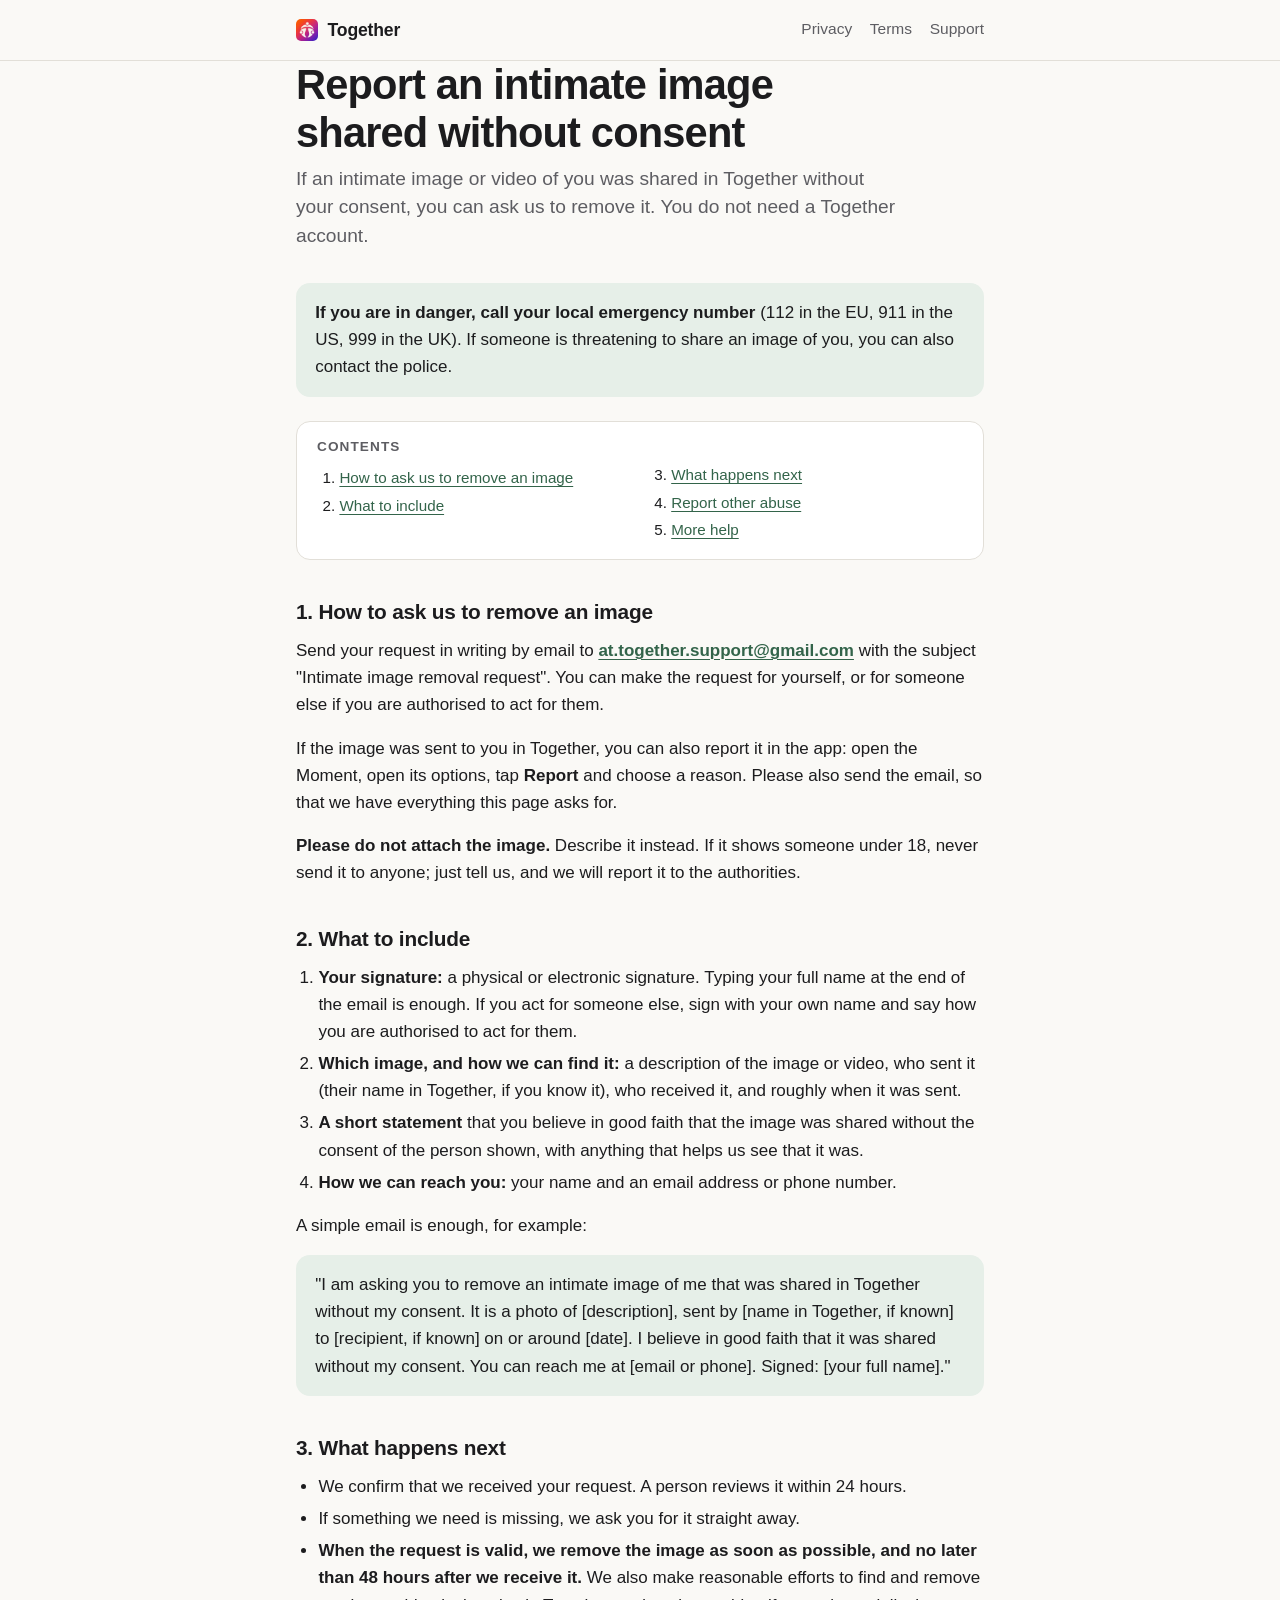
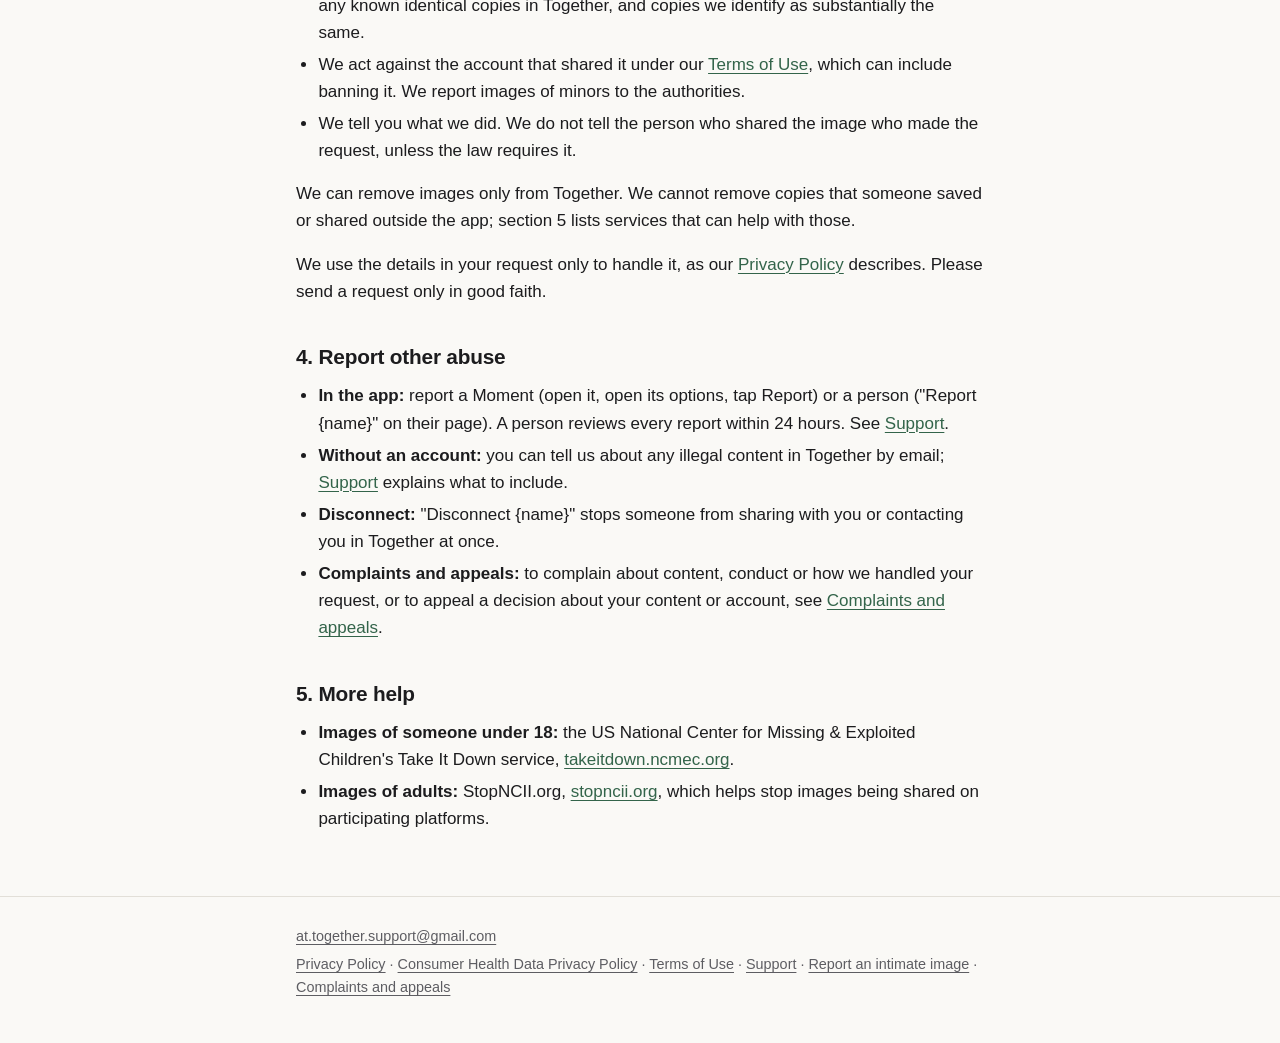
<file: report/index.html>
<!doctype html>
<html lang="en">
<head>
<meta charset="utf-8">
<meta name="viewport" content="width=device-width, initial-scale=1">
<meta name="color-scheme" content="light dark">
<title>Report an intimate image shared without consent · Together</title>
<meta name="description" content="Anyone, with or without a Together account, can ask us to remove an intimate image of them shared in Together without their consent. Valid requests are removed within 48 hours.">
<link rel="icon" type="image/png" sizes="32x32" href="/favicon-32.png">
<link rel="icon" type="image/png" sizes="512x512" href="/icon-512.png">
<link rel="apple-touch-icon" href="/apple-touch-icon.png">
<link rel="stylesheet" href="/style.css">
</head>
<body>
<a class="skip" href="#main">Skip to content</a>
<header class="site-header">
  <div class="wrap">
    <a class="brand" href="/"><img class="brand-mark" src="/icon-512.png" alt="" width="22" height="22" decoding="async">Together</a>
    <nav aria-label="Site"><a href="/privacy/">Privacy</a><a href="/terms/">Terms</a><a href="/support/">Support</a></nav>
  </div>
</header>
<main id="main" class="wrap doc">
<!--
  Notice-and-removal process for nonconsensual intimate images (US TAKE IT DOWN Act, in force 19 May 2026),
  applied worldwide. Also serves general abuse reporting. Facts and sources: build86-gdpr/reports/REG-DOCS.md.
  Not legal advice.
-->
<h1>Report an intimate image shared without consent</h1>
<p class="lede">If an intimate image or video of you was shared in Together without your consent, you can ask us to remove it. You do not need a Together account.</p>

<div class="callout">
  <p><strong>If you are in danger, call your local emergency number</strong> (112 in the EU, 911 in the US, 999 in the UK). If someone is threatening to share an image of you, you can also contact the police.</p>
</div>

<nav class="toc" aria-labelledby="toc-title"><h2 id="toc-title">Contents</h2><ol><li><a href="#how-to-ask">How to ask us to remove an image</a></li><li><a href="#what-to-include">What to include</a></li><li><a href="#what-happens-next">What happens next</a></li><li><a href="#other-abuse">Report other abuse</a></li><li><a href="#more-help">More help</a></li></ol></nav>

<h2 id="how-to-ask">1. How to ask us to remove an image</h2>
<p>Send your request in writing by email to <strong><a href="mailto:at.together.support@gmail.com?subject=Intimate%20image%20removal%20request">at.together.support@gmail.com</a></strong> with the subject "Intimate image removal request". You can make the request for yourself, or for someone else if you are authorised to act for them.</p>
<p>If the image was sent to you in Together, you can also report it in the app: open the Moment, open its options, tap <strong>Report</strong> and choose a reason. Please also send the email, so that we have everything this page asks for.</p>
<p><strong>Please do not attach the image.</strong> Describe it instead. If it shows someone under 18, never send it to anyone; just tell us, and we will report it to the authorities.</p>

<h2 id="what-to-include">2. What to include</h2>
<ol>
<li><strong>Your signature:</strong> a physical or electronic signature. Typing your full name at the end of the email is enough. If you act for someone else, sign with your own name and say how you are authorised to act for them.</li>
<li><strong>Which image, and how we can find it:</strong> a description of the image or video, who sent it (their name in Together, if you know it), who received it, and roughly when it was sent.</li>
<li><strong>A short statement</strong> that you believe in good faith that the image was shared without the consent of the person shown, with anything that helps us see that it was.</li>
<li><strong>How we can reach you:</strong> your name and an email address or phone number.</li>
</ol>
<p>A simple email is enough, for example:</p>
<div class="callout">
<p>"I am asking you to remove an intimate image of me that was shared in Together without my consent. It is a photo of [description], sent by [name in Together, if known] to [recipient, if known] on or around [date]. I believe in good faith that it was shared without my consent. You can reach me at [email or phone]. Signed: [your full name]."</p>
</div>

<h2 id="what-happens-next">3. What happens next</h2>
<ul>
<li>We confirm that we received your request. A person reviews it within 24 hours.</li>
<li>If something we need is missing, we ask you for it straight away.</li>
<li><strong>When the request is valid, we remove the image as soon as possible, and no later than 48 hours after we receive it.</strong> We also make reasonable efforts to find and remove any known identical copies in Together, and copies we identify as substantially the same.</li>
<li>We act against the account that shared it under our <a href="/terms/#zero-tolerance-for-objectionable-content-and-abusive-users">Terms of Use</a>, which can include banning it. We report images of minors to the authorities.</li>
<li>We tell you what we did. We do not tell the person who shared the image who made the request, unless the law requires it.</li>
</ul>
<p>We can remove images only from Together. We cannot remove copies that someone saved or shared outside the app; section 5 lists services that can help with those.</p>
<p>We use the details in your request only to handle it, as our <a href="/privacy/">Privacy Policy</a> describes. Please send a request only in good faith.</p>

<h2 id="other-abuse">4. Report other abuse</h2>
<ul>
<li><strong>In the app:</strong> report a Moment (open it, open its options, tap Report) or a person ("Report {name}" on their page). A person reviews every report within 24 hours. See <a href="/support/#report">Support</a>.</li>
<li><strong>Without an account:</strong> you can tell us about any illegal content in Together by email; <a href="/support/#illegal-content">Support</a> explains what to include.</li>
<li><strong>Disconnect:</strong> "Disconnect {name}" stops someone from sharing with you or contacting you in Together at once.</li>
<li><strong>Complaints and appeals:</strong> to complain about content, conduct or how we handled your request, or to appeal a decision about your content or account, see <a href="/complaints/">Complaints and appeals</a>.</li>
</ul>

<h2 id="more-help">5. More help</h2>
<ul>
<li><strong>Images of someone under 18:</strong> the US National Center for Missing &amp; Exploited Children's Take It Down service, <a href="https://takeitdown.ncmec.org">takeitdown.ncmec.org</a>.</li>
<li><strong>Images of adults:</strong> StopNCII.org, <a href="https://stopncii.org">stopncii.org</a>, which helps stop images being shared on participating platforms.</li>
</ul>
</main>
<footer class="site-footer">
  <div class="wrap">
    <p><a href="mailto:at.together.support@gmail.com">at.together.support@gmail.com</a></p>
    <p><a href="/privacy/">Privacy Policy</a> · <a href="/health-data/">Consumer Health Data Privacy Policy</a> · <a href="/terms/">Terms of Use</a> · <a href="/support/">Support</a> · <a href="/report/">Report an intimate image</a> · <a href="/complaints/">Complaints and appeals</a></p>
  </div>
</footer>
</body>
</html>
</file>
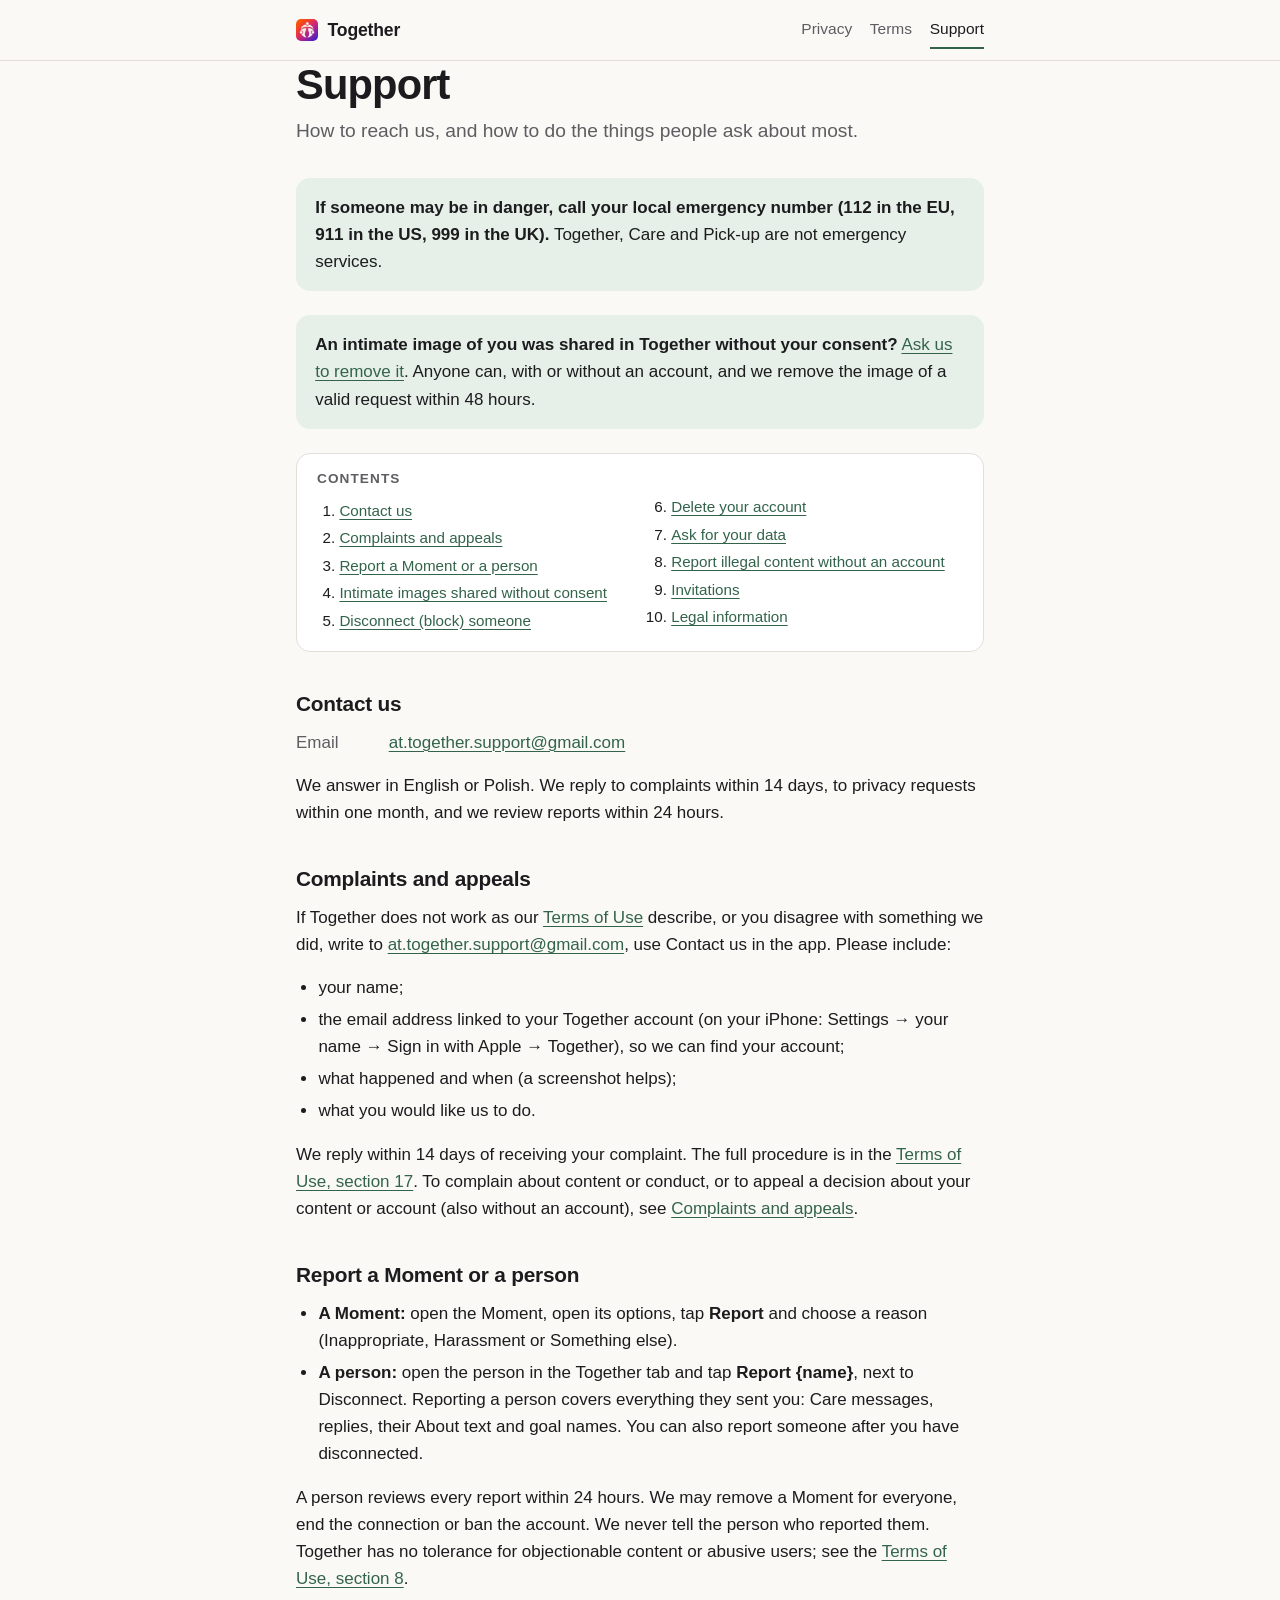
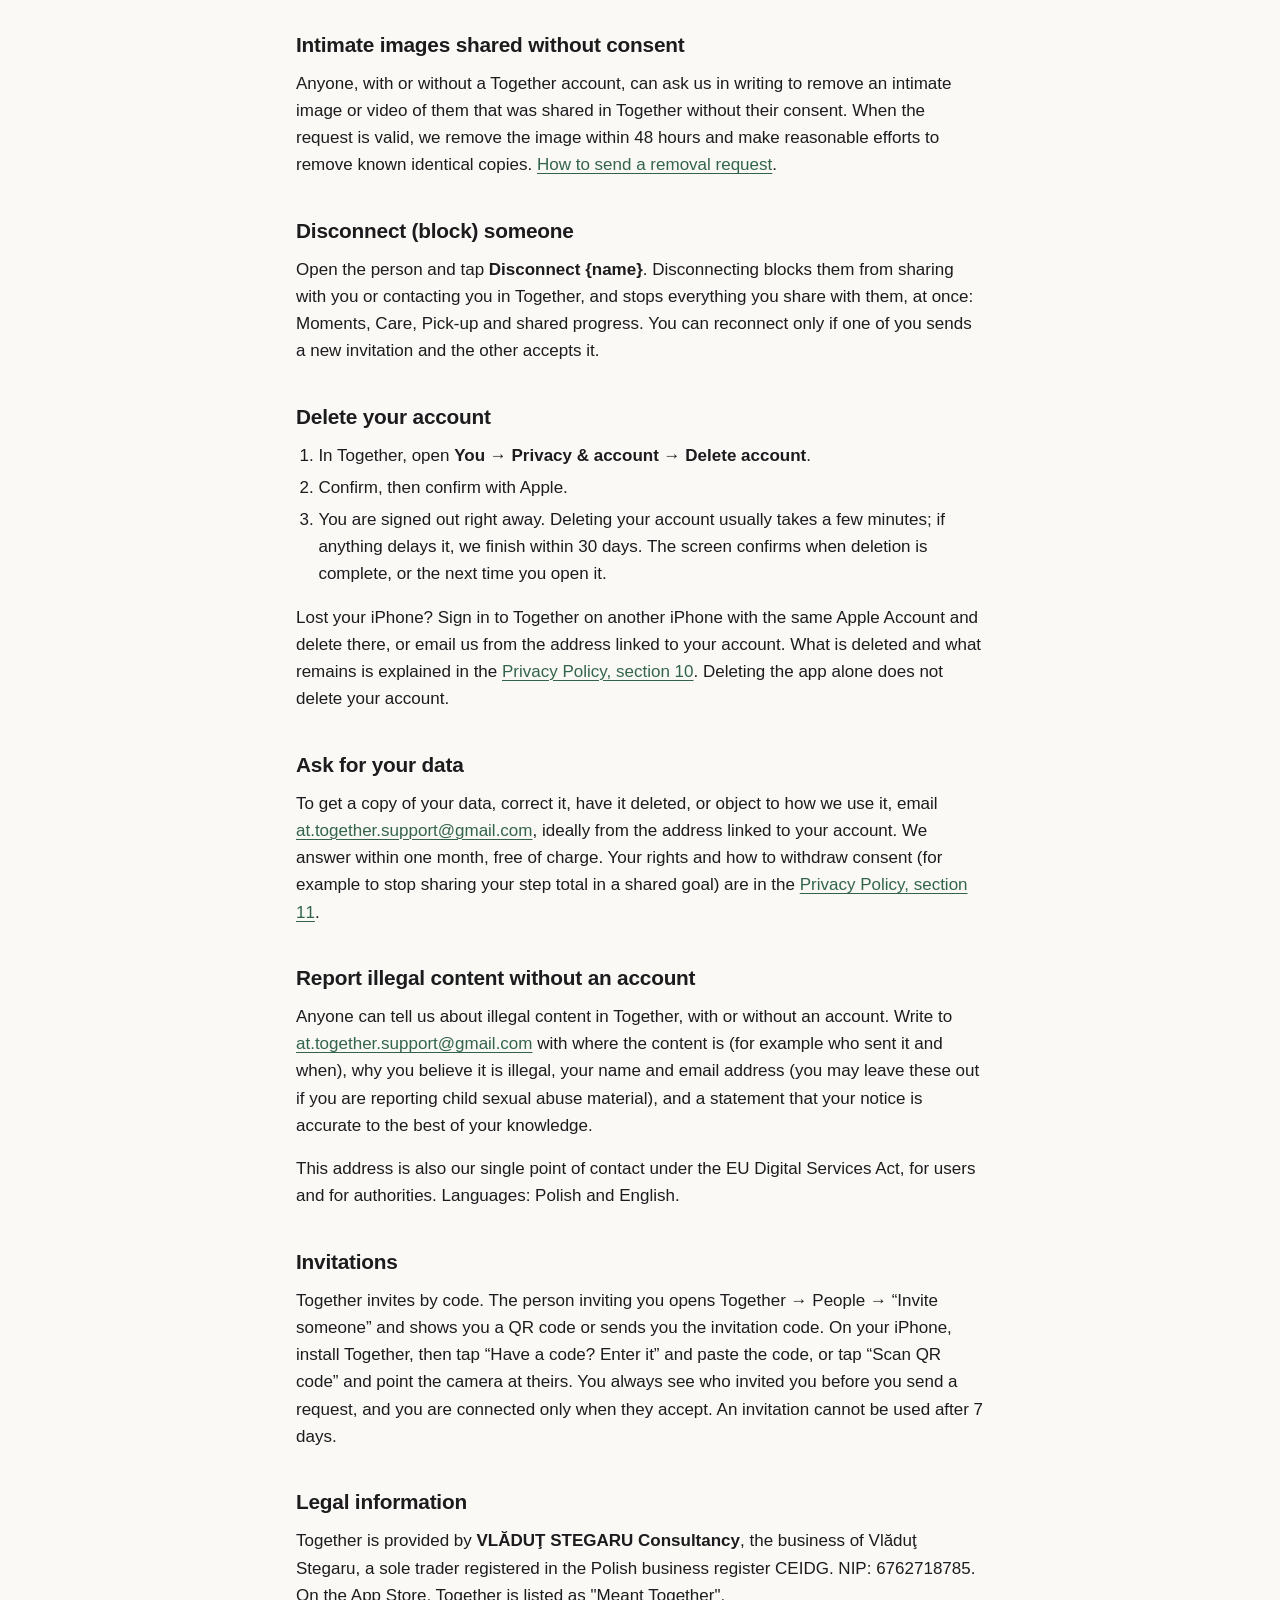
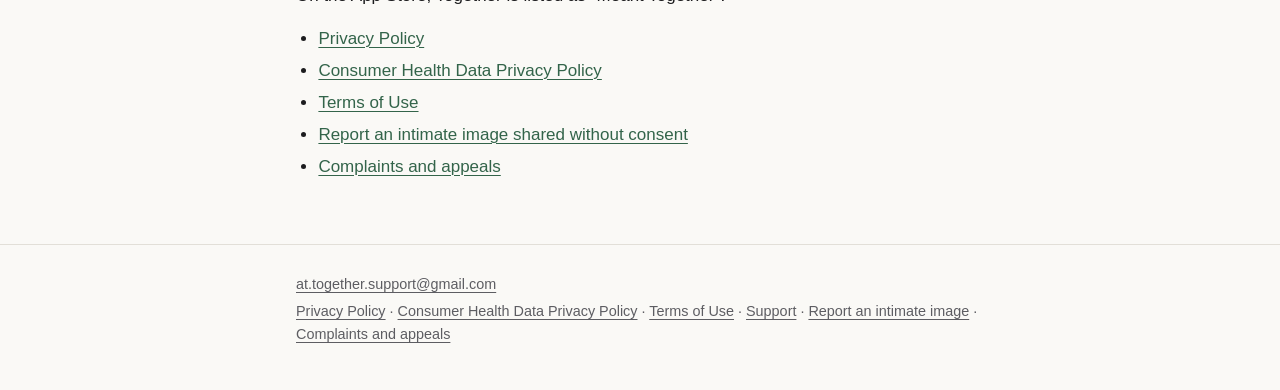
<file: support/index.html>
<!doctype html>
<html lang="en">
<head>
<meta charset="utf-8">
<meta name="viewport" content="width=device-width, initial-scale=1">
<meta name="color-scheme" content="light dark">
<title>Support · Together</title>
<meta name="description" content="Contact Together, file a complaint, report a Moment or a person, disconnect, delete your account or ask for your data.">
<link rel="icon" type="image/png" sizes="32x32" href="/favicon-32.png">
<link rel="icon" type="image/png" sizes="512x512" href="/icon-512.png">
<link rel="apple-touch-icon" href="/apple-touch-icon.png">
<link rel="stylesheet" href="/style.css">
</head>
<body>
<a class="skip" href="#main">Skip to content</a>
<header class="site-header">
  <div class="wrap">
    <a class="brand" href="/"><img class="brand-mark" src="/icon-512.png" alt="" width="22" height="22" decoding="async">Together</a>
    <nav aria-label="Site"><a href="/privacy/">Privacy</a><a href="/terms/">Terms</a><a href="/support/" aria-current="page">Support</a></nav>
  </div>
</header>
<main id="main" class="wrap doc">
<h1>Support</h1>
<p class="lede">How to reach us, and how to do the things people ask about most.</p>

<div class="callout">
  <p><strong>If someone may be in danger, call your local emergency number (112 in the EU, 911 in the US, 999 in the UK).</strong> Together, Care and Pick-up are not emergency services.</p>
</div>

<div class="callout">
  <p><strong>An intimate image of you was shared in Together without your consent?</strong> <a href="/report/">Ask us to remove it</a>. Anyone can, with or without an account, and we remove the image of a valid request within 48 hours.</p>
</div>

<nav class="toc" aria-labelledby="toc-title">
  <h2 id="toc-title">Contents</h2>
  <ol>
    <li><a href="#contact">Contact us</a></li>
    <li><a href="#complaints">Complaints and appeals</a></li>
    <li><a href="#report">Report a Moment or a person</a></li>
    <li><a href="#intimate-images">Intimate images shared without consent</a></li>
    <li><a href="#disconnect">Disconnect (block) someone</a></li>
    <li><a href="#delete">Delete your account</a></li>
    <li><a href="#your-data">Ask for your data</a></li>
    <li><a href="#illegal-content">Report illegal content without an account</a></li>
    <li><a href="#invitations">Invitations</a></li>
    <li><a href="#legal">Legal information</a></li>
  </ol>
</nav>

<h2 id="contact">Contact us</h2>
<ul class="contact-list">
  <li><span class="label">Email</span> <a href="mailto:at.together.support@gmail.com">at.together.support@gmail.com</a></li>
</ul>
<p>We answer in English or Polish. We reply to complaints within 14 days, to privacy requests within one month, and we review reports within 24 hours.</p>

<h2 id="complaints">Complaints and appeals</h2>
<p>If Together does not work as our <a href="/terms/">Terms of Use</a> describe, or you disagree with something we did, write to <a href="mailto:at.together.support@gmail.com?subject=Together%20complaint">at.together.support@gmail.com</a>, use Contact us in the app. Please include:</p>
<ul>
  <li>your name;</li>
  <li>the email address linked to your Together account (on your iPhone: Settings → your name → Sign in with Apple → Together), so we can find your account;</li>
  <li>what happened and when (a screenshot helps);</li>
  <li>what you would like us to do.</li>
</ul>
<p>We reply within 14 days of receiving your complaint. The full procedure is in the <a href="/terms/#complaints-procedure">Terms of Use, section 17</a>. To complain about content or conduct, or to appeal a decision about your content or account (also without an account), see <a href="/complaints/">Complaints and appeals</a>.</p>

<h2 id="report">Report a Moment or a person</h2>
<ul>
  <li><strong>A Moment:</strong> open the Moment, open its options, tap <strong>Report</strong> and choose a reason (Inappropriate, Harassment or Something else).</li>
  <li><strong>A person:</strong> open the person in the Together tab and tap <strong>Report {name}</strong>, next to Disconnect. Reporting a person covers everything they sent you: Care messages, replies, their About text and goal names. You can also report someone after you have disconnected.</li>
</ul>
<p>A person reviews every report within 24 hours. We may remove a Moment for everyone, end the connection or ban the account. We never tell the person who reported them. Together has no tolerance for objectionable content or abusive users; see the <a href="/terms/#zero-tolerance-for-objectionable-content-and-abusive-users">Terms of Use, section 8</a>.</p>

<h2 id="intimate-images">Intimate images shared without consent</h2>
<p>Anyone, with or without a Together account, can ask us in writing to remove an intimate image or video of them that was shared in Together without their consent. When the request is valid, we remove the image within 48 hours and make reasonable efforts to remove known identical copies. <a href="/report/">How to send a removal request</a>.</p>

<h2 id="disconnect">Disconnect (block) someone</h2>
<p>Open the person and tap <strong>Disconnect {name}</strong>. Disconnecting blocks them from sharing with you or contacting you in Together, and stops everything you share with them, at once: Moments, Care, Pick-up and shared progress. You can reconnect only if one of you sends a new invitation and the other accepts it.</p>

<h2 id="delete">Delete your account</h2>
<ol>
  <li>In Together, open <strong>You → Privacy &amp; account → Delete account</strong>.</li>
  <li>Confirm, then confirm with Apple.</li>
  <li>You are signed out right away. Deleting your account usually takes a few minutes; if anything delays it, we finish within 30 days. The screen confirms when deletion is complete, or the next time you open it.</li>
</ol>
<p>Lost your iPhone? Sign in to Together on another iPhone with the same Apple Account and delete there, or email us from the address linked to your account. What is deleted and what remains is explained in the <a href="/privacy/#deleting-your-account">Privacy Policy, section 10</a>. Deleting the app alone does not delete your account.</p>

<h2 id="your-data">Ask for your data</h2>
<p>To get a copy of your data, correct it, have it deleted, or object to how we use it, email <a href="mailto:at.together.support@gmail.com?subject=Together%20privacy%20request">at.together.support@gmail.com</a>, ideally from the address linked to your account. We answer within one month, free of charge. Your rights and how to withdraw consent (for example to stop sharing your step total in a shared goal) are in the <a href="/privacy/#your-rights">Privacy Policy, section 11</a>.</p>

<h2 id="illegal-content">Report illegal content without an account</h2>
<p>Anyone can tell us about illegal content in Together, with or without an account. Write to <a href="mailto:at.together.support@gmail.com?subject=Together%20illegal%20content%20notice">at.together.support@gmail.com</a> with where the content is (for example who sent it and when), why you believe it is illegal, your name and email address (you may leave these out if you are reporting child sexual abuse material), and a statement that your notice is accurate to the best of your knowledge.</p>
<p>This address is also our single point of contact under the EU Digital Services Act, for users and for authorities. Languages: Polish and English.</p>

<h2 id="invitations">Invitations</h2>
<p>Together invites by code. The person inviting you opens Together → People → “Invite someone” and shows you a QR code or sends you the invitation code. On your iPhone, install Together, then tap “Have a code? Enter it” and paste the code, or tap “Scan QR code” and point the camera at theirs. You always see who invited you before you send a request, and you are connected only when they accept. An invitation cannot be used after 7 days.</p>

<h2 id="legal">Legal information</h2>
<p>Together is provided by <strong>VLĂDUŢ STEGARU Consultancy</strong>, the business of Vlăduţ Stegaru, a sole trader registered in the Polish business register CEIDG. NIP: 6762718785. On the App Store, Together is listed as "Meant Together".</p>
<ul>
  <li><a href="/privacy/">Privacy Policy</a></li>
  <li><a href="/health-data/">Consumer Health Data Privacy Policy</a></li>
  <li><a href="/terms/">Terms of Use</a></li>
  <li><a href="/report/">Report an intimate image shared without consent</a></li>
  <li><a href="/complaints/">Complaints and appeals</a></li>
</ul>
</main>
<footer class="site-footer">
  <div class="wrap">
    <p><a href="mailto:at.together.support@gmail.com">at.together.support@gmail.com</a></p>
    <p><a href="/privacy/">Privacy Policy</a> · <a href="/health-data/">Consumer Health Data Privacy Policy</a> · <a href="/terms/">Terms of Use</a> · <a href="/support/">Support</a> · <a href="/report/">Report an intimate image</a> · <a href="/complaints/">Complaints and appeals</a></p>
  </div>
</footer>
</body>
</html>
</file>
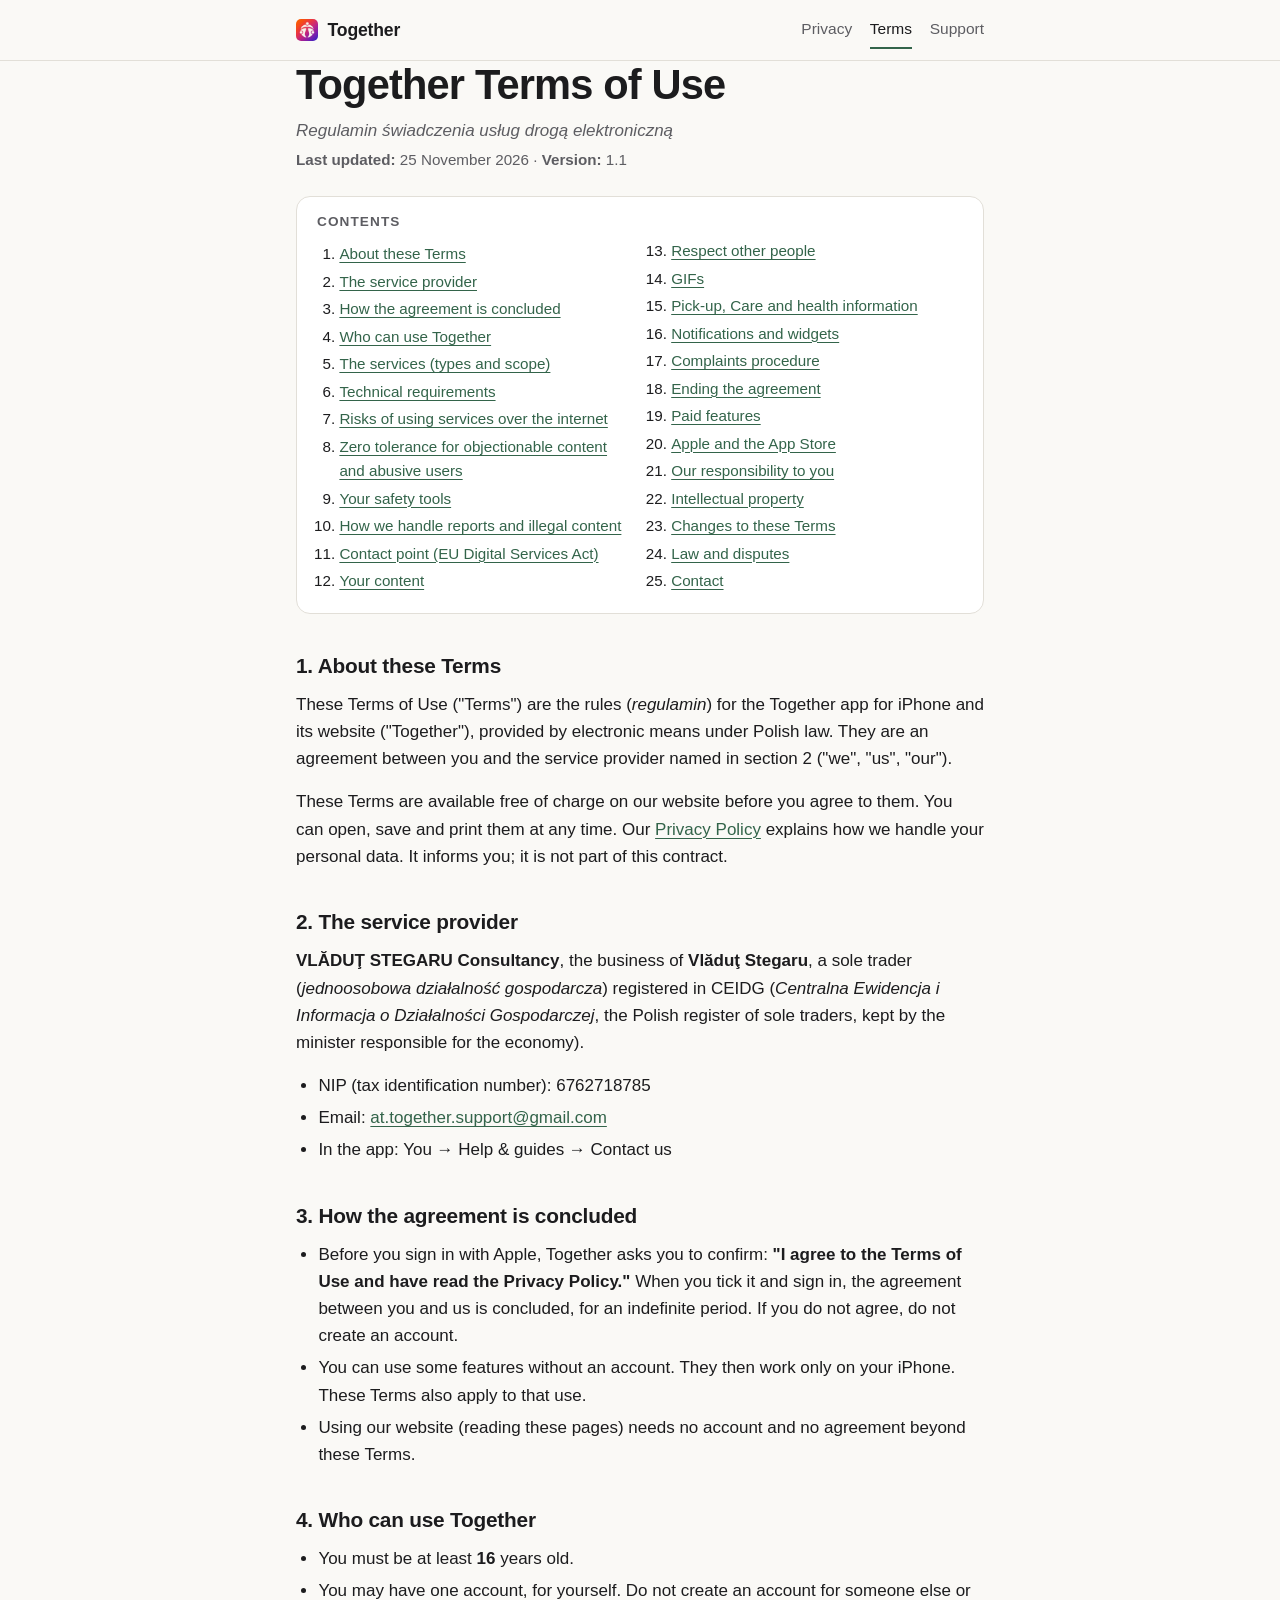
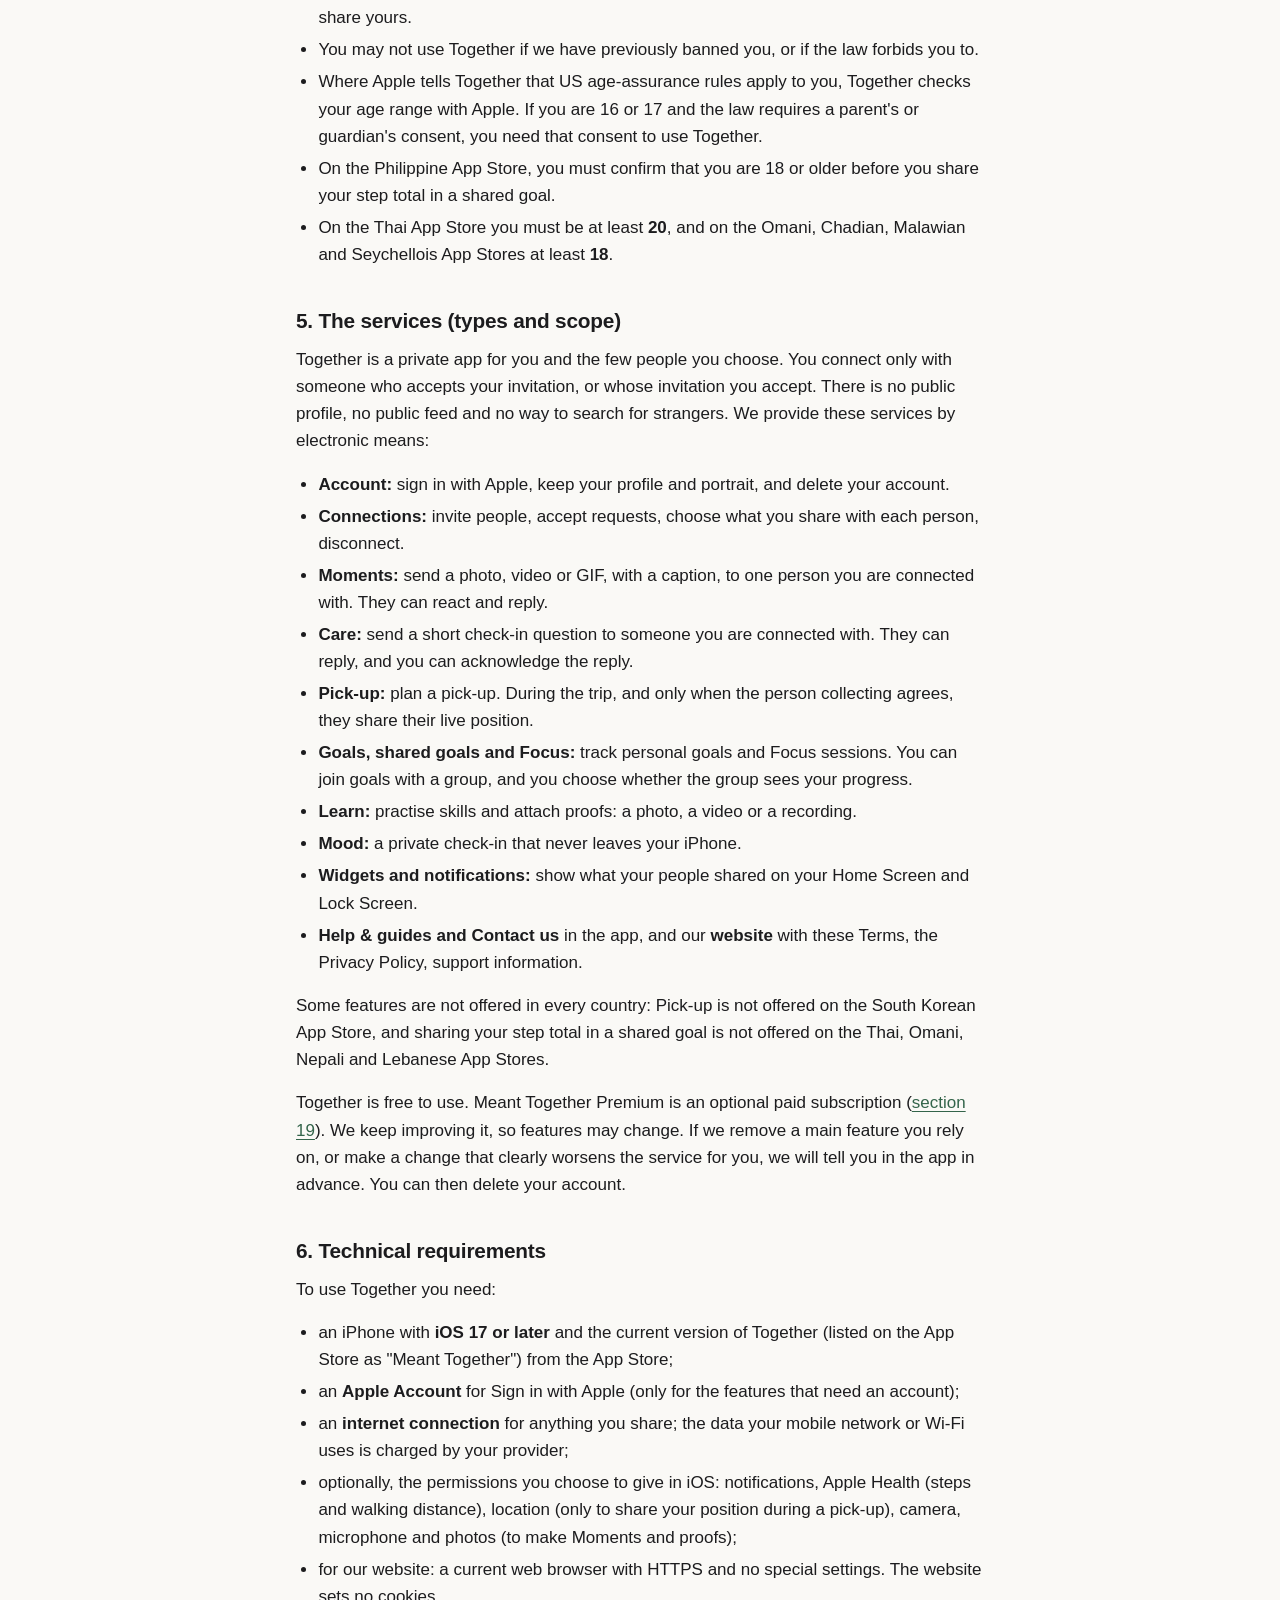
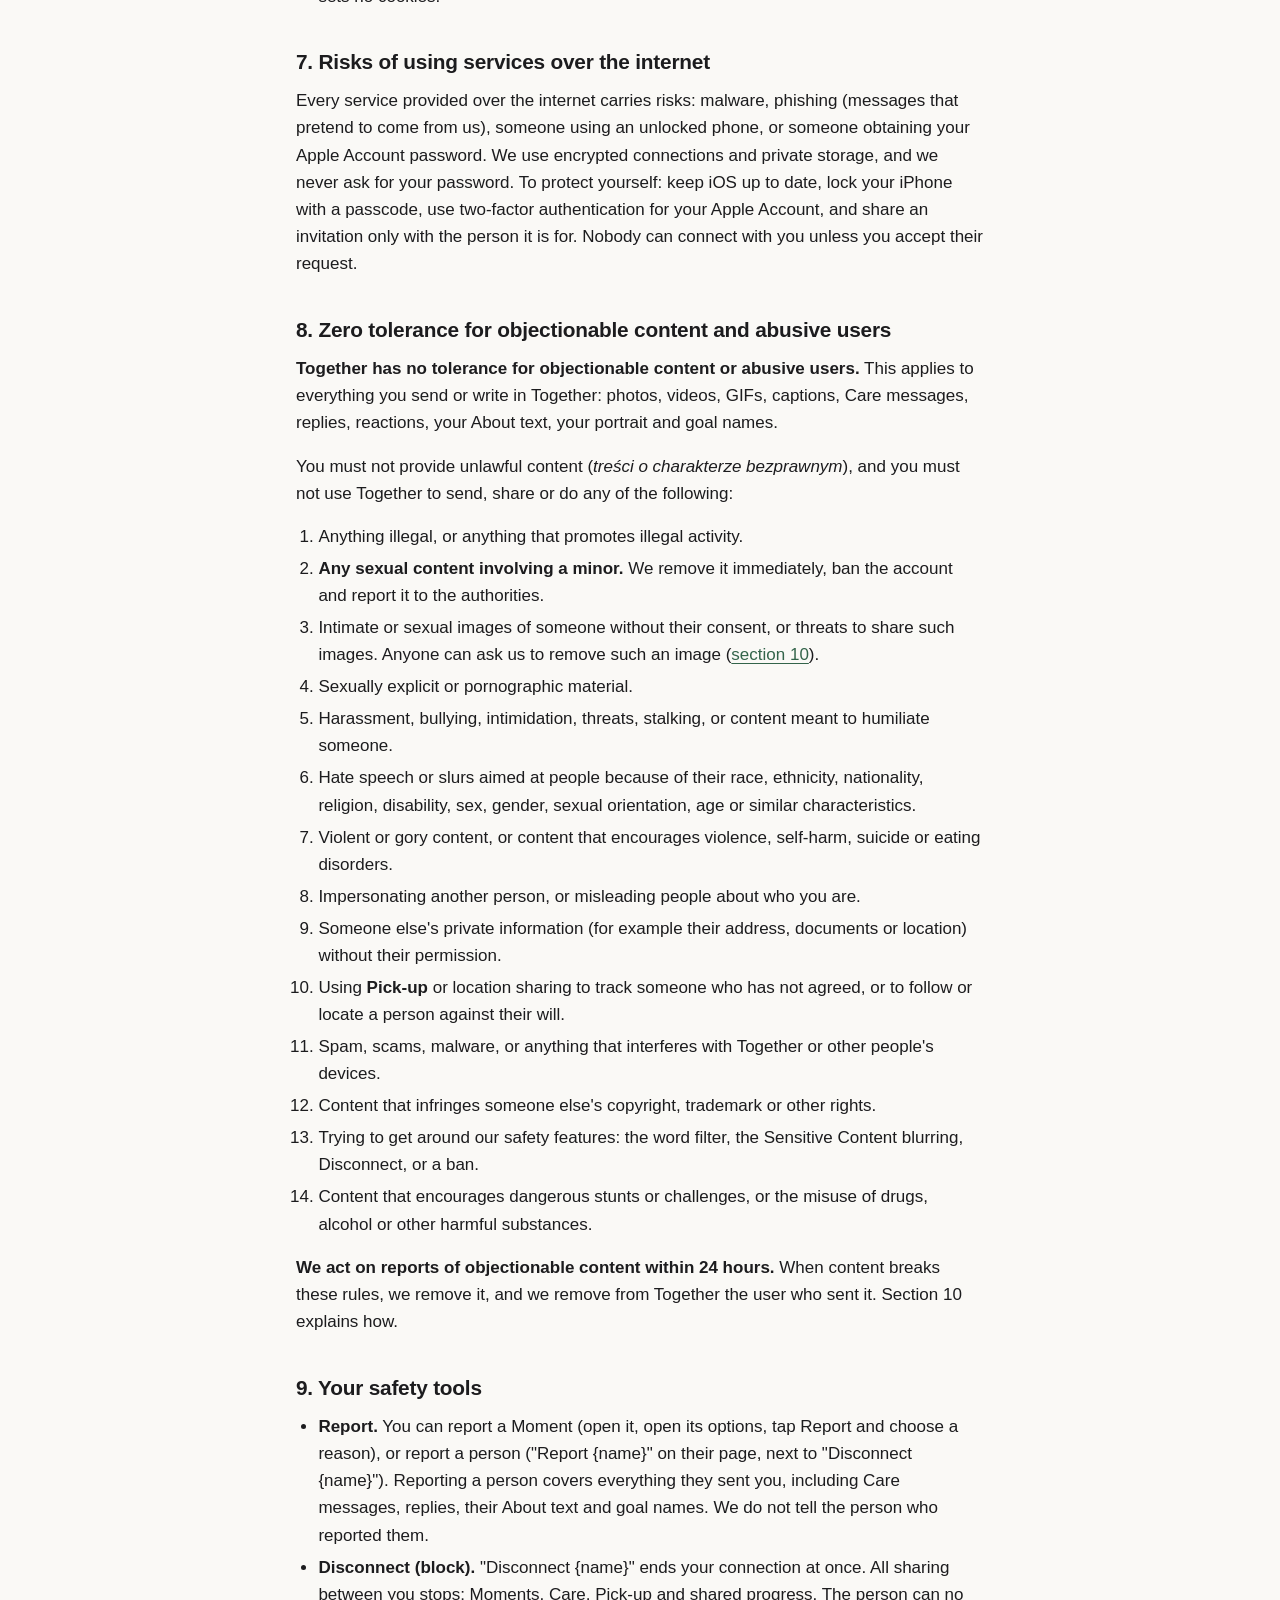
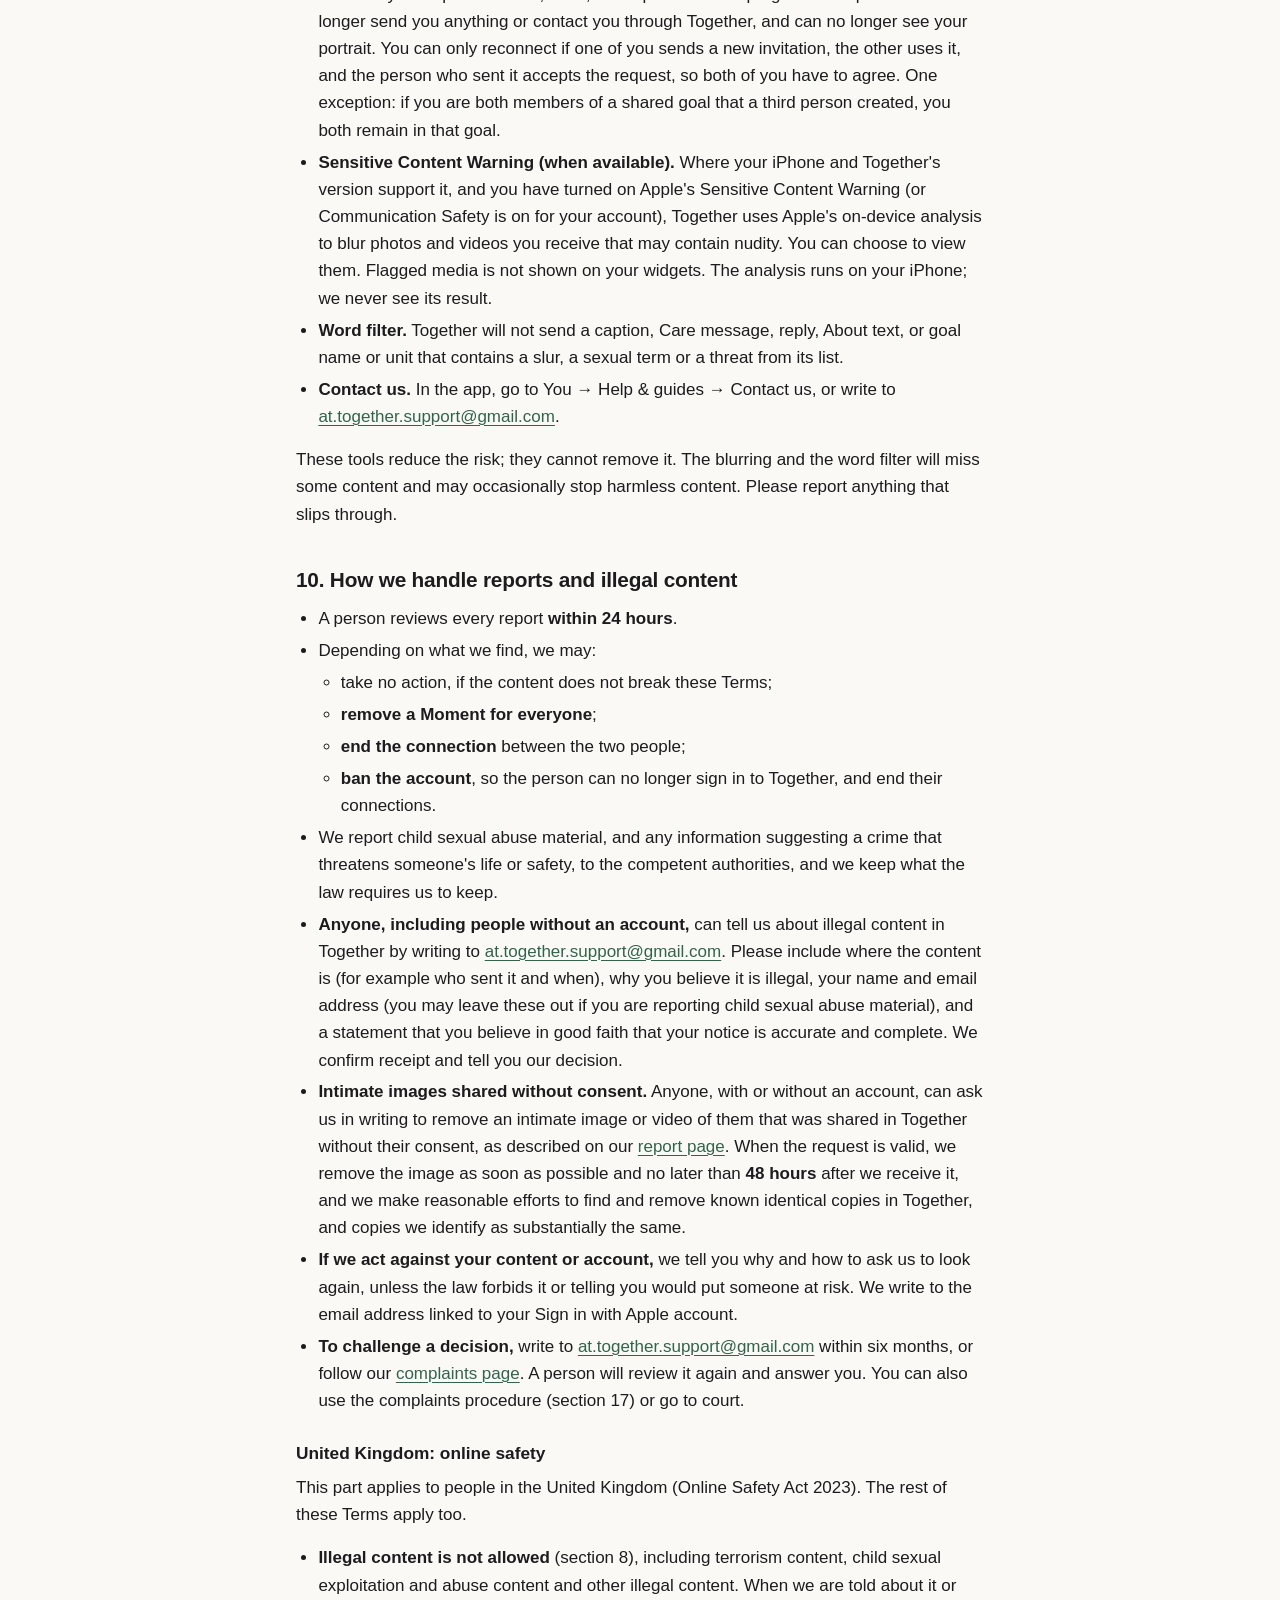
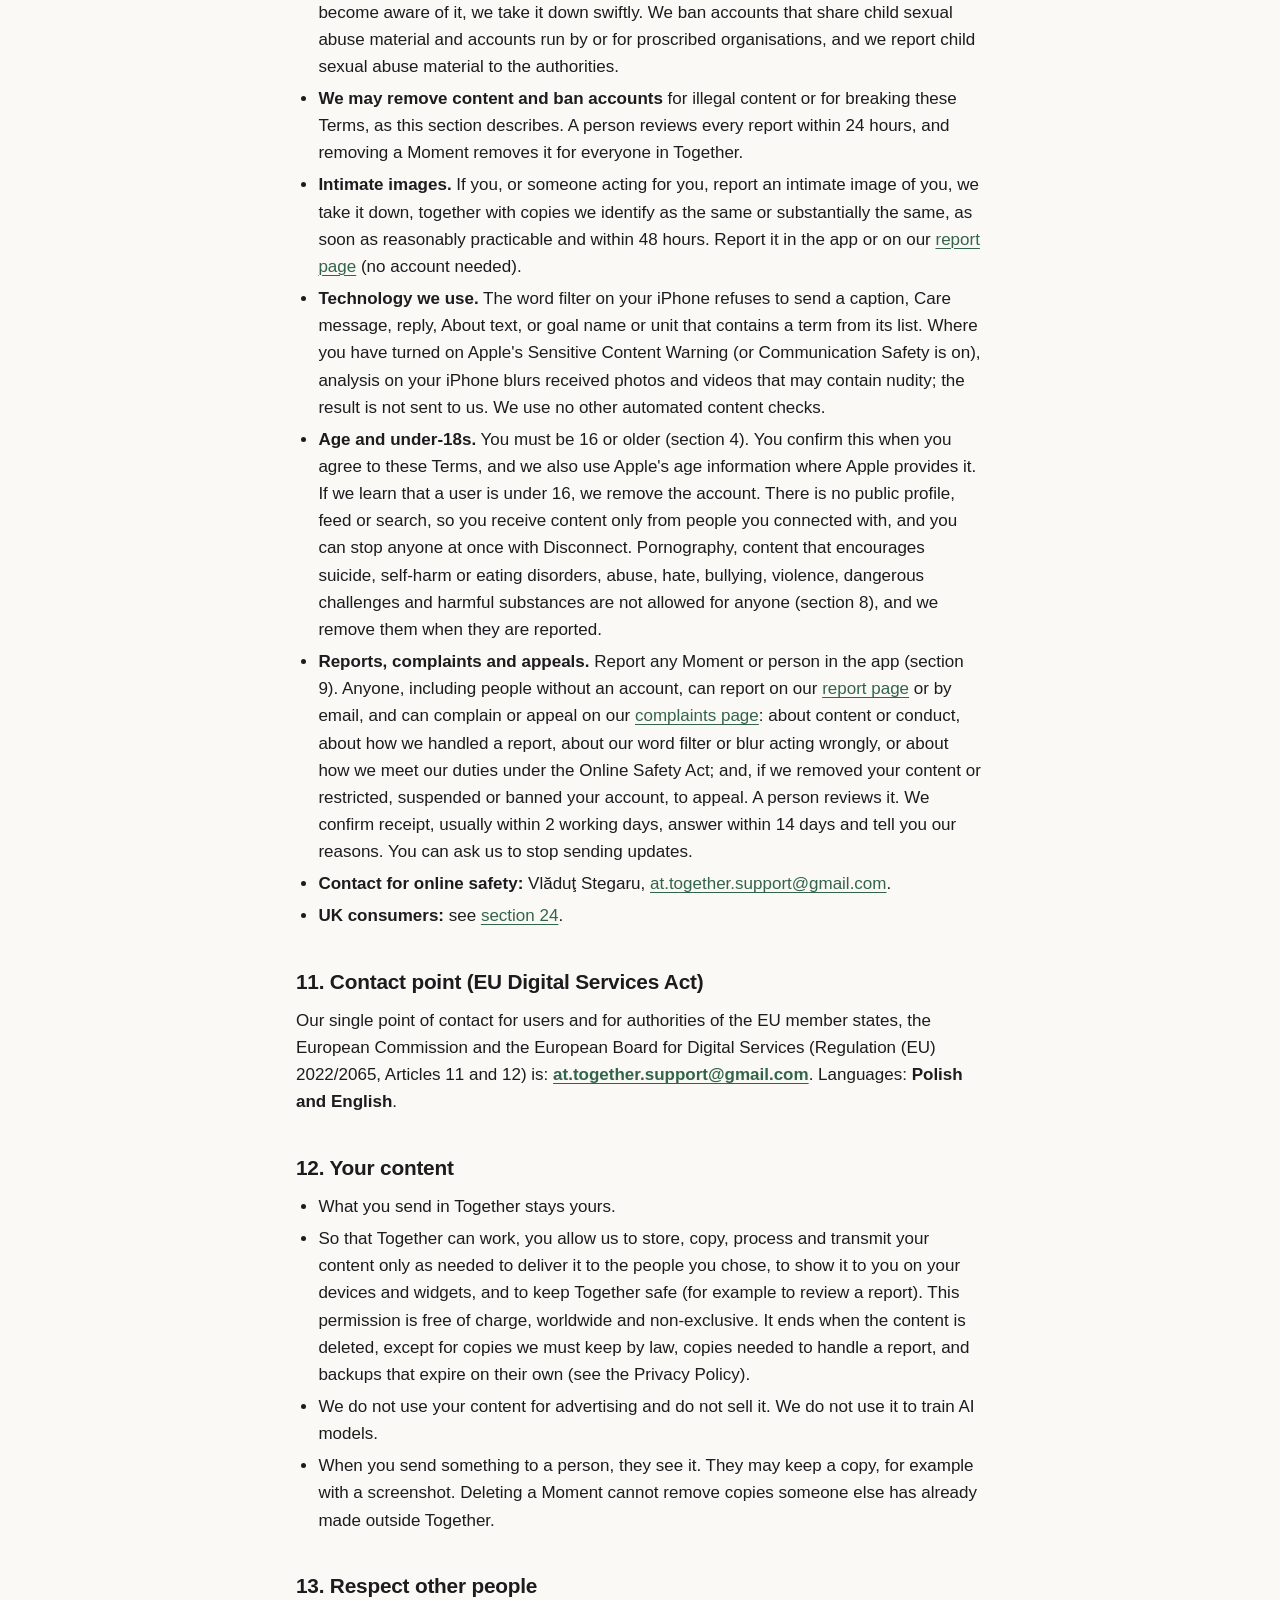
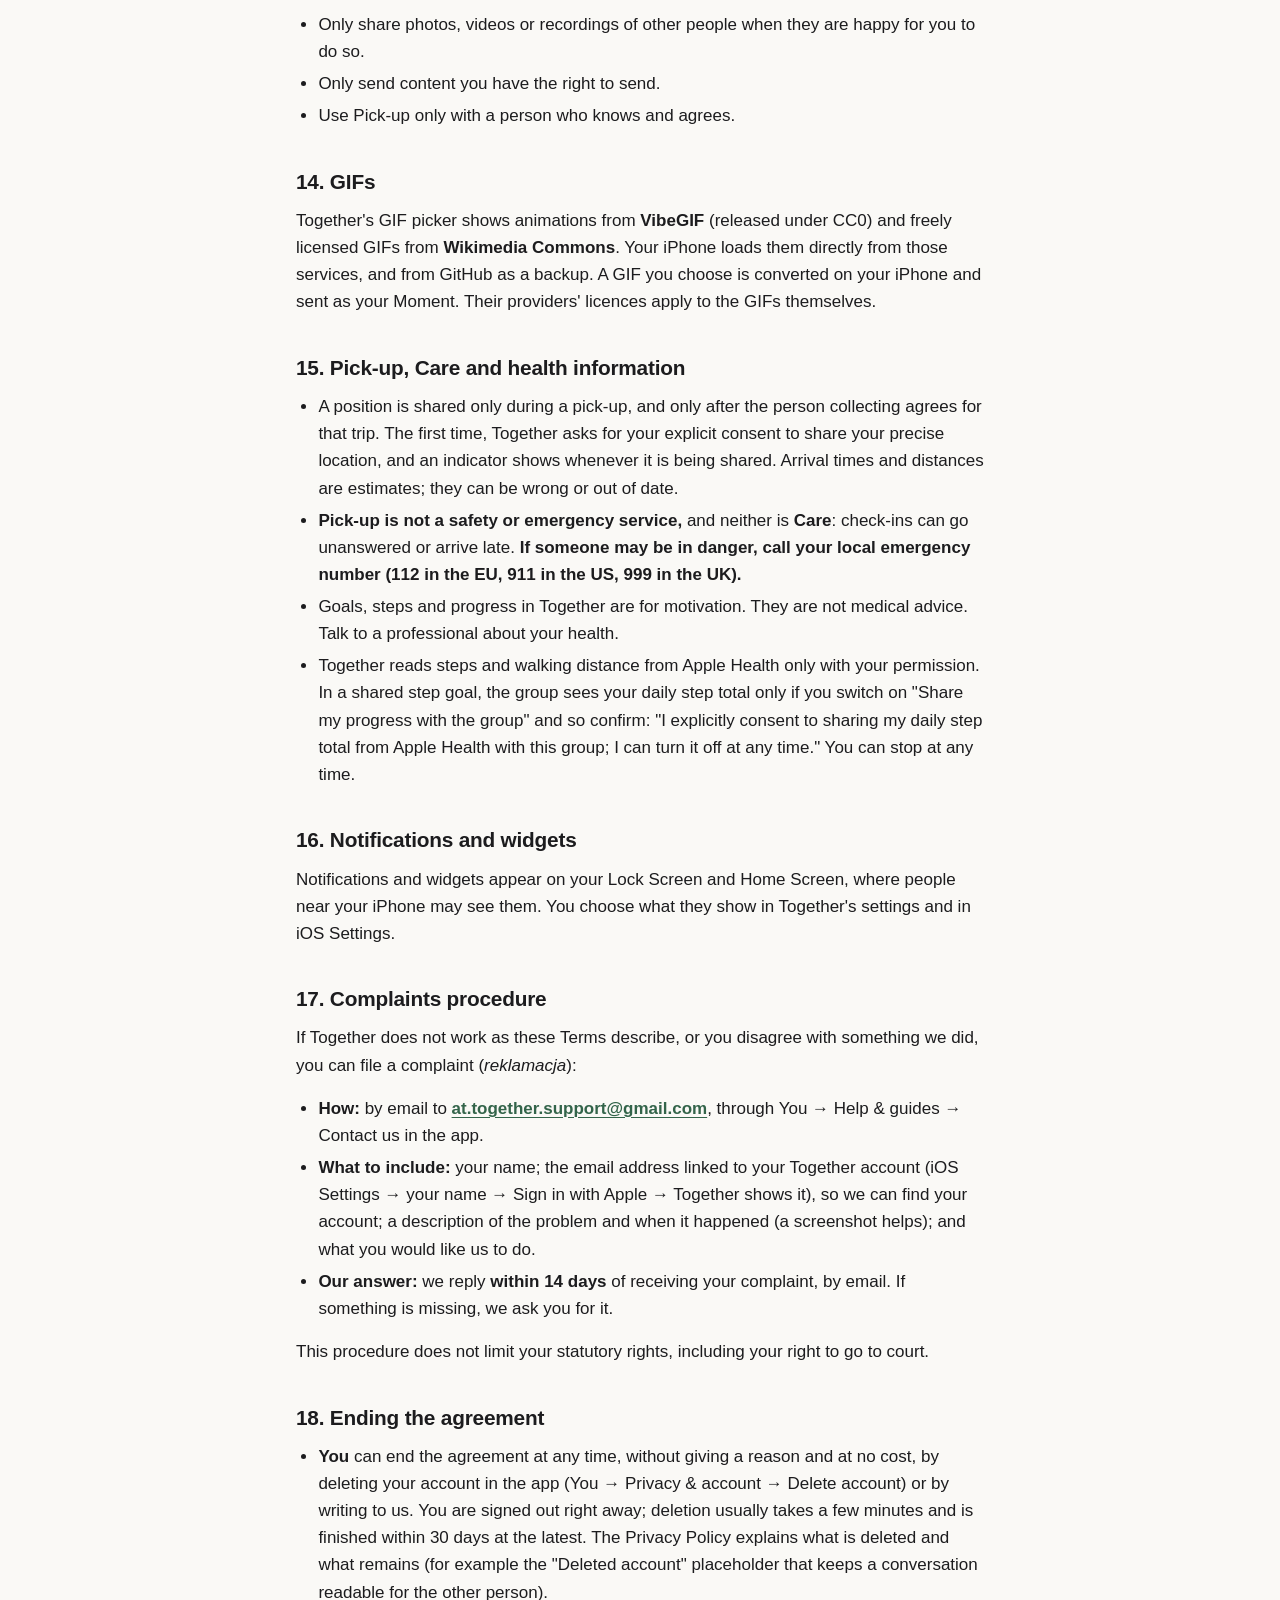
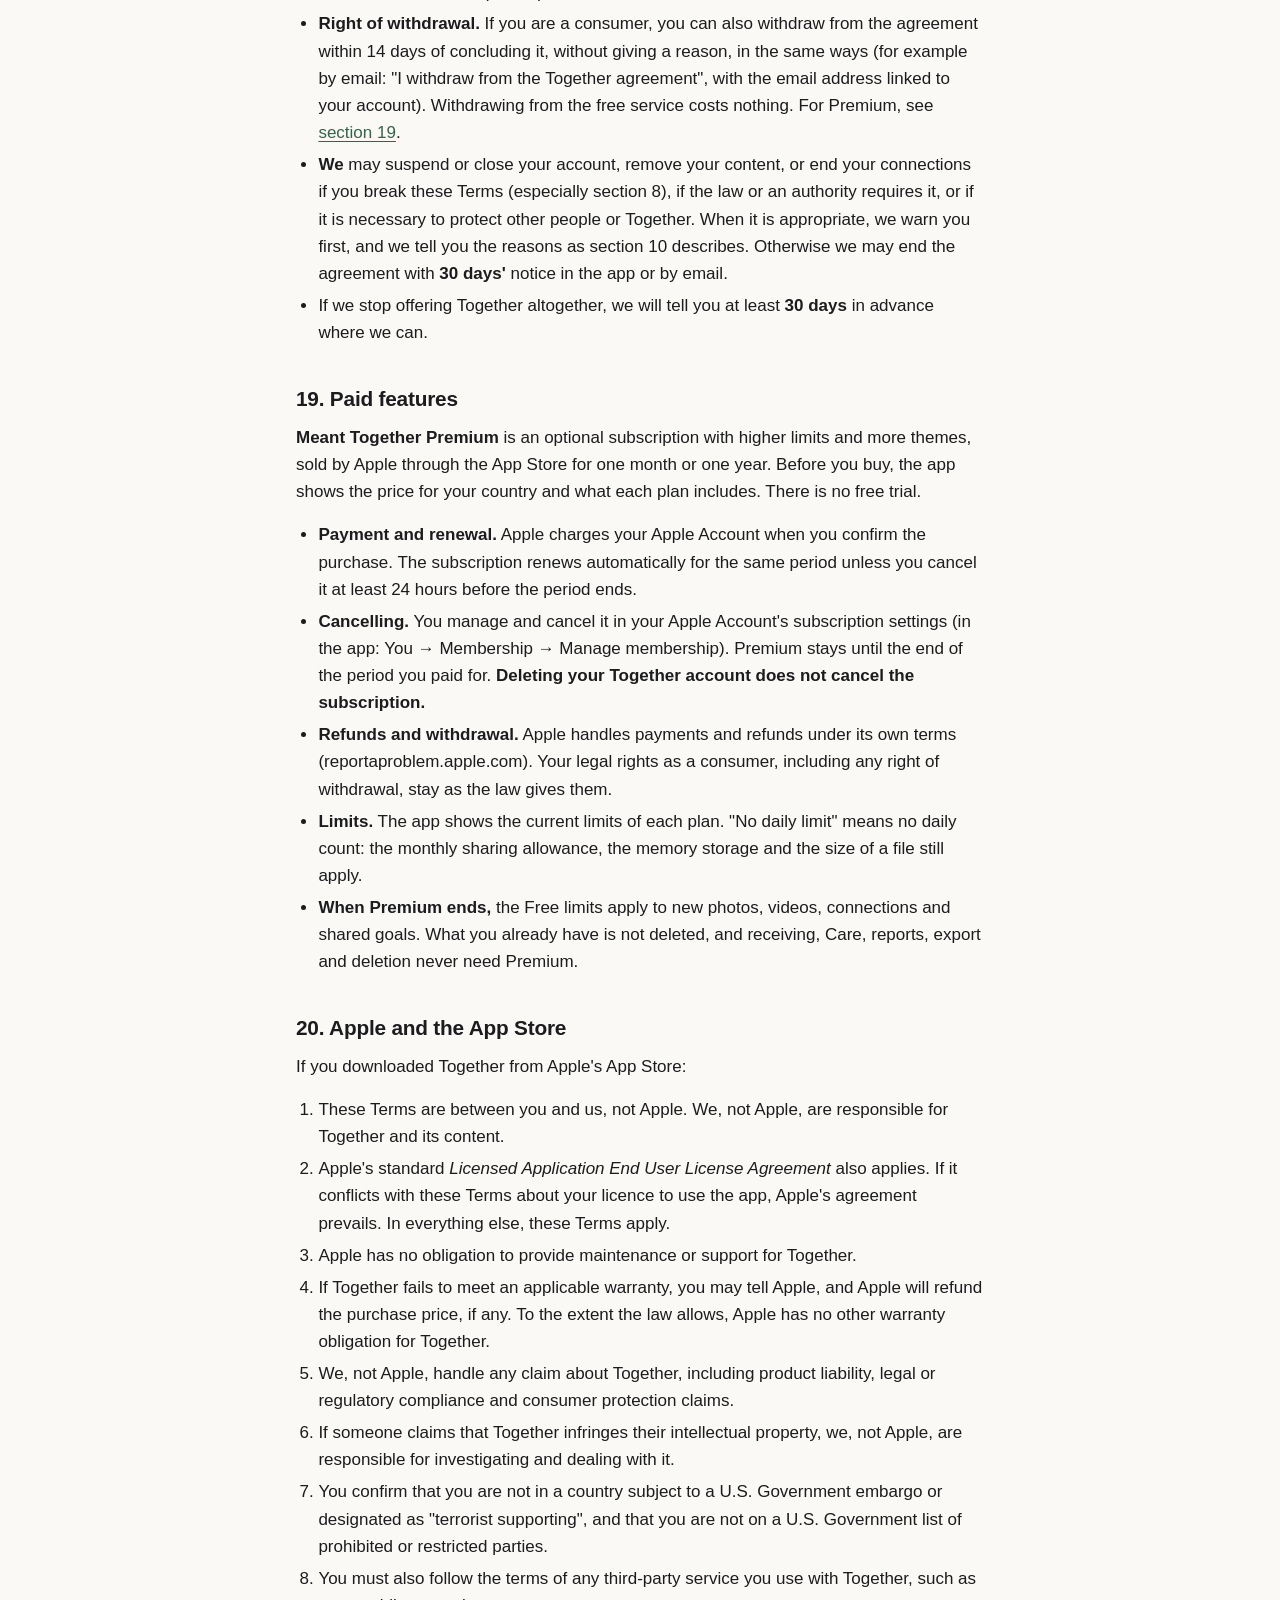
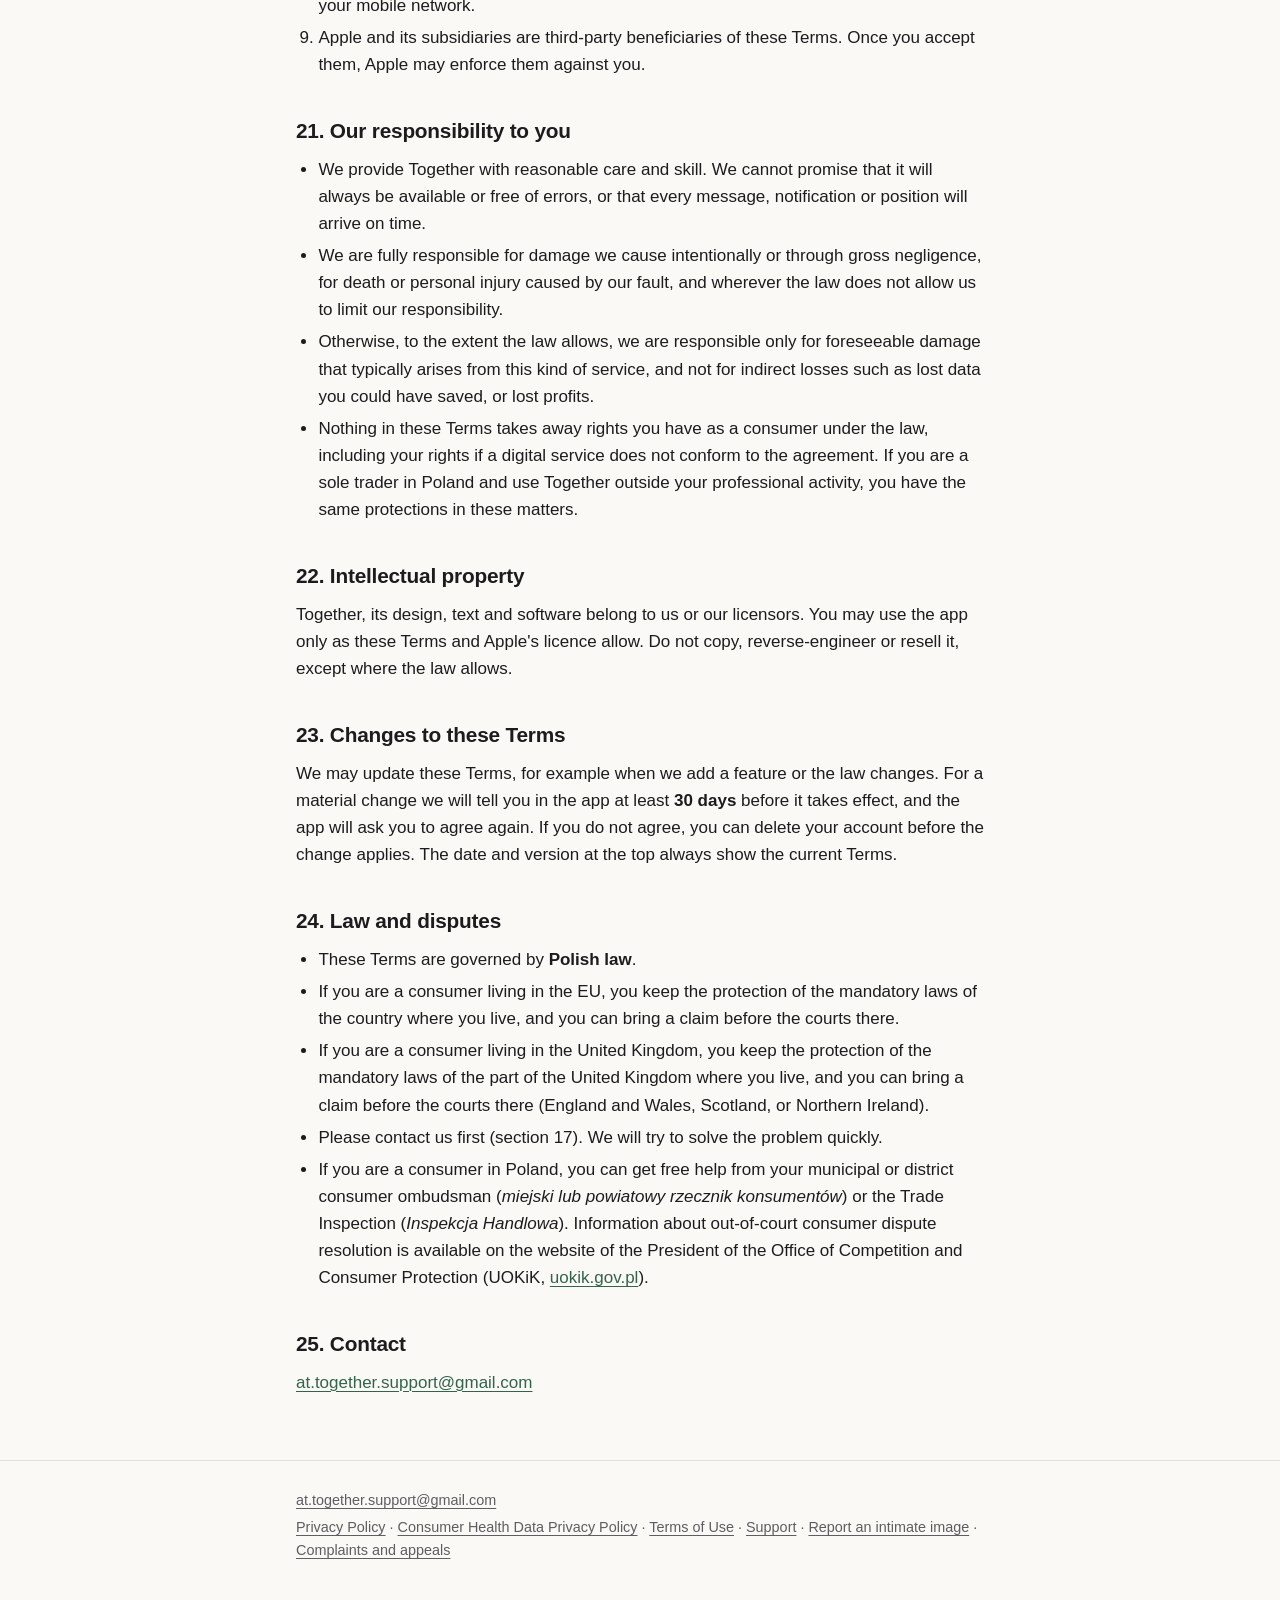
<file: terms/index.html>
<!doctype html>
<html lang="en">
<head>
<meta charset="utf-8">
<meta name="viewport" content="width=device-width, initial-scale=1">
<meta name="color-scheme" content="light dark">
<title>Terms of Use · Together</title>
<meta name="description" content="The Terms of Use (regulamin) for Together, provided by VLĂDUŢ STEGARU Consultancy, Poland.">
<link rel="icon" type="image/png" sizes="32x32" href="/favicon-32.png">
<link rel="icon" type="image/png" sizes="512x512" href="/icon-512.png">
<link rel="apple-touch-icon" href="/apple-touch-icon.png">
<link rel="stylesheet" href="/style.css">
</head>
<body>
<a class="skip" href="#main">Skip to content</a>
<header class="site-header">
  <div class="wrap">
    <a class="brand" href="/"><img class="brand-mark" src="/icon-512.png" alt="" width="22" height="22" decoding="async">Together</a>
    <nav aria-label="Site"><a href="/privacy/">Privacy</a><a href="/terms/" aria-current="page">Terms</a><a href="/support/">Support</a></nav>
  </div>
</header>
<main id="main" class="wrap doc">
<h1>Together Terms of Use</h1>
<p class="subtitle"><em>Regulamin świadczenia usług drogą elektroniczną</em></p>
<p class="meta"><strong>Last updated:</strong> 25 November 2026 · <strong>Version:</strong> 1.1</p>
<nav class="toc" aria-labelledby="toc-title"><h2 id="toc-title">Contents</h2><ol><li><a href="#about-these-terms">About these Terms</a></li><li><a href="#the-service-provider">The service provider</a></li><li><a href="#how-the-agreement-is-concluded">How the agreement is concluded</a></li><li><a href="#who-can-use-together">Who can use Together</a></li><li><a href="#the-services-types-and-scope">The services (types and scope)</a></li><li><a href="#technical-requirements">Technical requirements</a></li><li><a href="#risks-of-using-services-over-the-internet">Risks of using services over the internet</a></li><li><a href="#zero-tolerance-for-objectionable-content-and-abusive-users">Zero tolerance for objectionable content and abusive users</a></li><li><a href="#your-safety-tools">Your safety tools</a></li><li><a href="#how-we-handle-reports-and-illegal-content">How we handle reports and illegal content</a></li><li><a href="#contact-point-eu-digital-services-act">Contact point (EU Digital Services Act)</a></li><li><a href="#your-content">Your content</a></li><li><a href="#respect-other-people">Respect other people</a></li><li><a href="#gifs">GIFs</a></li><li><a href="#pick-up-care-and-health-information">Pick-up, Care and health information</a></li><li><a href="#notifications-and-widgets">Notifications and widgets</a></li><li><a href="#complaints-procedure">Complaints procedure</a></li><li><a href="#ending-the-agreement">Ending the agreement</a></li><li><a href="#paid-features">Paid features</a></li><li><a href="#apple-and-the-app-store">Apple and the App Store</a></li><li><a href="#our-responsibility-to-you">Our responsibility to you</a></li><li><a href="#intellectual-property">Intellectual property</a></li><li><a href="#changes-to-these-terms">Changes to these Terms</a></li><li><a href="#law-and-disputes">Law and disputes</a></li><li><a href="#contact">Contact</a></li></ol></nav>
<h2 id="about-these-terms">1. About these Terms</h2>
<p>These Terms of Use ("Terms") are the rules (<em>regulamin</em>) for the Together app for iPhone and its website ("Together"), provided by electronic means under Polish law. They are an agreement between you and the service provider named in section 2 ("we", "us", "our").</p>
<p>These Terms are available free of charge on our website before you agree to them. You can open, save and print them at any time. Our <a href="/privacy/">Privacy Policy</a> explains how we handle your personal data. It informs you; it is not part of this contract.</p>
<h2 id="the-service-provider">2. The service provider</h2>
<p><strong>VLĂDUŢ STEGARU Consultancy</strong>, the business of <strong>Vlăduţ Stegaru</strong>, a sole trader (<em>jednoosobowa działalność gospodarcza</em>) registered in CEIDG (<em>Centralna Ewidencja i Informacja o Działalności Gospodarczej</em>, the Polish register of sole traders, kept by the minister responsible for the economy).</p>
<ul><li>NIP (tax identification number): 6762718785</li><li>Email: <a href="mailto:at.together.support@gmail.com">at.together.support@gmail.com</a></li><li>In the app: You → Help &amp; guides → Contact us</li></ul>
<h2 id="how-the-agreement-is-concluded">3. How the agreement is concluded</h2>
<ul><li>Before you sign in with Apple, Together asks you to confirm: <strong>"I agree to the Terms of Use and have read the Privacy Policy."</strong> When you tick it and sign in, the agreement between you and us is concluded, for an indefinite period. If you do not agree, do not create an account.</li><li>You can use some features without an account. They then work only on your iPhone. These Terms also apply to that use.</li><li>Using our website (reading these pages) needs no account and no agreement beyond these Terms.</li></ul>
<h2 id="who-can-use-together">4. Who can use Together</h2>
<ul><li>You must be at least <strong>16</strong> years old.</li><li>You may have one account, for yourself. Do not create an account for someone else or share yours.</li><li>You may not use Together if we have previously banned you, or if the law forbids you to.</li><li>Where Apple tells Together that US age-assurance rules apply to you, Together checks your age range with Apple. If you are 16 or 17 and the law requires a parent's or guardian's consent, you need that consent to use Together.</li><li>On the Philippine App Store, you must confirm that you are 18 or older before you share your step total in a shared goal.</li><li>On the Thai App Store you must be at least <strong>20</strong>, and on the Omani, Chadian, Malawian and Seychellois App Stores at least <strong>18</strong>.</li></ul>
<h2 id="the-services-types-and-scope">5. The services (types and scope)</h2>
<p>Together is a private app for you and the few people you choose. You connect only with someone who accepts your invitation, or whose invitation you accept. There is no public profile, no public feed and no way to search for strangers. We provide these services by electronic means:</p>
<ul><li><strong>Account:</strong> sign in with Apple, keep your profile and portrait, and delete your account.</li><li><strong>Connections:</strong> invite people, accept requests, choose what you share with each person, disconnect.</li><li><strong>Moments:</strong> send a photo, video or GIF, with a caption, to one person you are connected with. They can react and reply.</li><li><strong>Care:</strong> send a short check-in question to someone you are connected with. They can reply, and you can acknowledge the reply.</li><li><strong>Pick-up:</strong> plan a pick-up. During the trip, and only when the person collecting agrees, they share their live position.</li><li><strong>Goals, shared goals and Focus:</strong> track personal goals and Focus sessions. You can join goals with a group, and you choose whether the group sees your progress.</li><li><strong>Learn:</strong> practise skills and attach proofs: a photo, a video or a recording.</li><li><strong>Mood:</strong> a private check-in that never leaves your iPhone.</li><li><strong>Widgets and notifications:</strong> show what your people shared on your Home Screen and Lock Screen.</li><li><strong>Help &amp; guides and Contact us</strong> in the app, and our <strong>website</strong> with these Terms, the Privacy Policy, support information.</li></ul>
<p>Some features are not offered in every country: Pick-up is not offered on the South Korean App Store, and sharing your step total in a shared goal is not offered on the Thai, Omani, Nepali and Lebanese App Stores.</p>
<p>Together is free to use. Meant Together Premium is an optional paid subscription (<a href="#paid-features">section 19</a>). We keep improving it, so features may change. If we remove a main feature you rely on, or make a change that clearly worsens the service for you, we will tell you in the app in advance. You can then delete your account.</p>
<h2 id="technical-requirements">6. Technical requirements</h2>
<p>To use Together you need:</p>
<ul><li>an iPhone with <strong>iOS 17 or later</strong> and the current version of Together (listed on the App Store as "Meant Together") from the App Store;</li><li>an <strong>Apple Account</strong> for Sign in with Apple (only for the features that need an account);</li><li>an <strong>internet connection</strong> for anything you share; the data your mobile network or Wi-Fi uses is charged by your provider;</li><li>optionally, the permissions you choose to give in iOS: notifications, Apple Health (steps and walking distance), location (only to share your position during a pick-up), camera, microphone and photos (to make Moments and proofs);</li><li>for our website: a current web browser with HTTPS and no special settings. The website sets no cookies.</li></ul>
<h2 id="risks-of-using-services-over-the-internet">7. Risks of using services over the internet</h2>
<p>Every service provided over the internet carries risks: malware, phishing (messages that pretend to come from us), someone using an unlocked phone, or someone obtaining your Apple Account password. We use encrypted connections and private storage, and we never ask for your password. To protect yourself: keep iOS up to date, lock your iPhone with a passcode, use two-factor authentication for your Apple Account, and share an invitation only with the person it is for. Nobody can connect with you unless you accept their request.</p>
<h2 id="zero-tolerance-for-objectionable-content-and-abusive-users">8. Zero tolerance for objectionable content and abusive users</h2>
<p><strong>Together has no tolerance for objectionable content or abusive users.</strong> This applies to everything you send or write in Together: photos, videos, GIFs, captions, Care messages, replies, reactions, your About text, your portrait and goal names.</p>
<p>You must not provide unlawful content (<em>treści o charakterze bezprawnym</em>), and you must not use Together to send, share or do any of the following:</p>
<ol><li>Anything illegal, or anything that promotes illegal activity.</li><li><strong>Any sexual content involving a minor.</strong> We remove it immediately, ban the account and report it to the authorities.</li><li>Intimate or sexual images of someone without their consent, or threats to share such images. Anyone can ask us to remove such an image (<a href="#how-we-handle-reports-and-illegal-content">section 10</a>).</li><li>Sexually explicit or pornographic material.</li><li>Harassment, bullying, intimidation, threats, stalking, or content meant to humiliate someone.</li><li>Hate speech or slurs aimed at people because of their race, ethnicity, nationality, religion, disability, sex, gender, sexual orientation, age or similar characteristics.</li><li>Violent or gory content, or content that encourages violence, self-harm, suicide or eating disorders.</li><li>Impersonating another person, or misleading people about who you are.</li><li>Someone else's private information (for example their address, documents or location) without their permission.</li><li>Using <strong>Pick-up</strong> or location sharing to track someone who has not agreed, or to follow or locate a person against their will.</li><li>Spam, scams, malware, or anything that interferes with Together or other people's devices.</li><li>Content that infringes someone else's copyright, trademark or other rights.</li><li>Trying to get around our safety features: the word filter, the Sensitive Content blurring, Disconnect, or a ban.</li><li>Content that encourages dangerous stunts or challenges, or the misuse of drugs, alcohol or other harmful substances.</li></ol>
<p><strong>We act on reports of objectionable content within 24 hours.</strong> When content breaks these rules, we remove it, and we remove from Together the user who sent it. Section 10 explains how.</p>
<h2 id="your-safety-tools">9. Your safety tools</h2>
<ul><li><strong>Report.</strong> You can report a Moment (open it, open its options, tap Report and choose a reason), or report a person ("Report {name}" on their page, next to "Disconnect {name}"). Reporting a person covers everything they sent you, including Care messages, replies, their About text and goal names. We do not tell the person who reported them.</li><li><strong>Disconnect (block).</strong> "Disconnect {name}" ends your connection at once. All sharing between you stops: Moments, Care, Pick-up and shared progress. The person can no longer send you anything or contact you through Together, and can no longer see your portrait. You can only reconnect if one of you sends a new invitation, the other uses it, and the person who sent it accepts the request, so both of you have to agree. One exception: if you are both members of a shared goal that a third person created, you both remain in that goal.</li><li><strong>Sensitive Content Warning (when available).</strong> Where your iPhone and Together's version support it, and you have turned on Apple's Sensitive Content Warning (or Communication Safety is on for your account), Together uses Apple's on-device analysis to blur photos and videos you receive that may contain nudity. You can choose to view them. Flagged media is not shown on your widgets. The analysis runs on your iPhone; we never see its result.</li><li><strong>Word filter.</strong> Together will not send a caption, Care message, reply, About text, or goal name or unit that contains a slur, a sexual term or a threat from its list.</li><li><strong>Contact us.</strong> In the app, go to You → Help &amp; guides → Contact us, or write to <a href="mailto:at.together.support@gmail.com">at.together.support@gmail.com</a>.</li></ul>
<p>These tools reduce the risk; they cannot remove it. The blurring and the word filter will miss some content and may occasionally stop harmless content. Please report anything that slips through.</p>
<h2 id="how-we-handle-reports-and-illegal-content">10. How we handle reports and illegal content</h2>
<ul><li>A person reviews every report <strong>within 24 hours</strong>.</li><li>Depending on what we find, we may:<ul><li>take no action, if the content does not break these Terms;</li><li><strong>remove a Moment for everyone</strong>;</li><li><strong>end the connection</strong> between the two people;</li><li><strong>ban the account</strong>, so the person can no longer sign in to Together, and end their connections.</li></ul></li><li>We report child sexual abuse material, and any information suggesting a crime that threatens someone's life or safety, to the competent authorities, and we keep what the law requires us to keep.</li><li><strong>Anyone, including people without an account,</strong> can tell us about illegal content in Together by writing to <a href="mailto:at.together.support@gmail.com">at.together.support@gmail.com</a>. Please include where the content is (for example who sent it and when), why you believe it is illegal, your name and email address (you may leave these out if you are reporting child sexual abuse material), and a statement that you believe in good faith that your notice is accurate and complete. We confirm receipt and tell you our decision.</li><li><strong>Intimate images shared without consent.</strong> Anyone, with or without an account, can ask us in writing to remove an intimate image or video of them that was shared in Together without their consent, as described on our <a href="/report/">report page</a>. When the request is valid, we remove the image as soon as possible and no later than <strong>48 hours</strong> after we receive it, and we make reasonable efforts to find and remove known identical copies in Together, and copies we identify as substantially the same.</li><li><strong>If we act against your content or account,</strong> we tell you why and how to ask us to look again, unless the law forbids it or telling you would put someone at risk. We write to the email address linked to your Sign in with Apple account.</li><li><strong>To challenge a decision,</strong> write to <a href="mailto:at.together.support@gmail.com">at.together.support@gmail.com</a> within six months, or follow our <a href="/complaints/">complaints page</a>. A person will review it again and answer you. You can also use the complaints procedure (section 17) or go to court.</li></ul>
<h3 id="united-kingdom-online-safety">United Kingdom: online safety</h3>
<p>This part applies to people in the United Kingdom (Online Safety Act 2023). The rest of these Terms apply too.</p>
<ul><li><strong>Illegal content is not allowed</strong> (section 8), including terrorism content, child sexual exploitation and abuse content and other illegal content. When we are told about it or become aware of it, we take it down swiftly. We ban accounts that share child sexual abuse material and accounts run by or for proscribed organisations, and we report child sexual abuse material to the authorities.</li><li><strong>We may remove content and ban accounts</strong> for illegal content or for breaking these Terms, as this section describes. A person reviews every report within 24 hours, and removing a Moment removes it for everyone in Together.</li><li><strong>Intimate images.</strong> If you, or someone acting for you, report an intimate image of you, we take it down, together with copies we identify as the same or substantially the same, as soon as reasonably practicable and within 48 hours. Report it in the app or on our <a href="/report/">report page</a> (no account needed).</li><li><strong>Technology we use.</strong> The word filter on your iPhone refuses to send a caption, Care message, reply, About text, or goal name or unit that contains a term from its list. Where you have turned on Apple's Sensitive Content Warning (or Communication Safety is on), analysis on your iPhone blurs received photos and videos that may contain nudity; the result is not sent to us. We use no other automated content checks.</li><li><strong>Age and under-18s.</strong> You must be 16 or older (section 4). You confirm this when you agree to these Terms, and we also use Apple's age information where Apple provides it. If we learn that a user is under 16, we remove the account. There is no public profile, feed or search, so you receive content only from people you connected with, and you can stop anyone at once with Disconnect. Pornography, content that encourages suicide, self-harm or eating disorders, abuse, hate, bullying, violence, dangerous challenges and harmful substances are not allowed for anyone (section 8), and we remove them when they are reported.</li><li><strong>Reports, complaints and appeals.</strong> Report any Moment or person in the app (section 9). Anyone, including people without an account, can report on our <a href="/report/">report page</a> or by email, and can complain or appeal on our <a href="/complaints/">complaints page</a>: about content or conduct, about how we handled a report, about our word filter or blur acting wrongly, or about how we meet our duties under the Online Safety Act; and, if we removed your content or restricted, suspended or banned your account, to appeal. A person reviews it. We confirm receipt, usually within 2 working days, answer within 14 days and tell you our reasons. You can ask us to stop sending updates.</li><li><strong>Contact for online safety:</strong> Vlăduţ Stegaru, <a href="mailto:at.together.support@gmail.com">at.together.support@gmail.com</a>.</li><li><strong>UK consumers:</strong> see <a href="#law-and-disputes">section 24</a>.</li></ul>
<h2 id="contact-point-eu-digital-services-act">11. Contact point (EU Digital Services Act)</h2>
<p>Our single point of contact for users and for authorities of the EU member states, the European Commission and the European Board for Digital Services (Regulation (EU) 2022/2065, Articles 11 and 12) is: <strong><a href="mailto:at.together.support@gmail.com">at.together.support@gmail.com</a></strong>. Languages: <strong>Polish and English</strong>.</p>
<h2 id="your-content">12. Your content</h2>
<ul><li>What you send in Together stays yours.</li><li>So that Together can work, you allow us to store, copy, process and transmit your content only as needed to deliver it to the people you chose, to show it to you on your devices and widgets, and to keep Together safe (for example to review a report). This permission is free of charge, worldwide and non-exclusive. It ends when the content is deleted, except for copies we must keep by law, copies needed to handle a report, and backups that expire on their own (see the Privacy Policy).</li><li>We do not use your content for advertising and do not sell it. We do not use it to train AI models.</li><li>When you send something to a person, they see it. They may keep a copy, for example with a screenshot. Deleting a Moment cannot remove copies someone else has already made outside Together.</li></ul>
<h2 id="respect-other-people">13. Respect other people</h2>
<ul><li>Only share photos, videos or recordings of other people when they are happy for you to do so.</li><li>Only send content you have the right to send.</li><li>Use Pick-up only with a person who knows and agrees.</li></ul>
<h2 id="gifs">14. GIFs</h2>
<p>Together's GIF picker shows animations from <strong>VibeGIF</strong> (released under CC0) and freely licensed GIFs from <strong>Wikimedia Commons</strong>. Your iPhone loads them directly from those services, and from GitHub as a backup. A GIF you choose is converted on your iPhone and sent as your Moment. Their providers' licences apply to the GIFs themselves.</p>
<h2 id="pick-up-care-and-health-information">15. Pick-up, Care and health information</h2>
<ul><li>A position is shared only during a pick-up, and only after the person collecting agrees for that trip. The first time, Together asks for your explicit consent to share your precise location, and an indicator shows whenever it is being shared. Arrival times and distances are estimates; they can be wrong or out of date.</li><li><strong>Pick-up is not a safety or emergency service,</strong> and neither is <strong>Care</strong>: check-ins can go unanswered or arrive late. <strong>If someone may be in danger, call your local emergency number (112 in the EU, 911 in the US, 999 in the UK).</strong></li><li>Goals, steps and progress in Together are for motivation. They are not medical advice. Talk to a professional about your health.</li><li>Together reads steps and walking distance from Apple Health only with your permission. In a shared step goal, the group sees your daily step total only if you switch on "Share my progress with the group" and so confirm: "I explicitly consent to sharing my daily step total from Apple Health with this group; I can turn it off at any time." You can stop at any time.</li></ul>
<h2 id="notifications-and-widgets">16. Notifications and widgets</h2>
<p>Notifications and widgets appear on your Lock Screen and Home Screen, where people near your iPhone may see them. You choose what they show in Together's settings and in iOS Settings.</p>
<h2 id="complaints-procedure">17. Complaints procedure</h2>
<p>If Together does not work as these Terms describe, or you disagree with something we did, you can file a complaint (<em>reklamacja</em>):</p>
<ul><li><strong>How:</strong> by email to <strong><a href="mailto:at.together.support@gmail.com">at.together.support@gmail.com</a></strong>, through You → Help &amp; guides → Contact us in the app.</li><li><strong>What to include:</strong> your name; the email address linked to your Together account (iOS Settings → your name → Sign in with Apple → Together shows it), so we can find your account; a description of the problem and when it happened (a screenshot helps); and what you would like us to do.</li><li><strong>Our answer:</strong> we reply <strong>within 14 days</strong> of receiving your complaint, by email. If something is missing, we ask you for it.</li></ul>
<p>This procedure does not limit your statutory rights, including your right to go to court.</p>
<h2 id="ending-the-agreement">18. Ending the agreement</h2>
<ul><li><strong>You</strong> can end the agreement at any time, without giving a reason and at no cost, by deleting your account in the app (You → Privacy &amp; account → Delete account) or by writing to us. You are signed out right away; deletion usually takes a few minutes and is finished within 30 days at the latest. The Privacy Policy explains what is deleted and what remains (for example the "Deleted account" placeholder that keeps a conversation readable for the other person).</li><li><strong>Right of withdrawal.</strong> If you are a consumer, you can also withdraw from the agreement within 14 days of concluding it, without giving a reason, in the same ways (for example by email: "I withdraw from the Together agreement", with the email address linked to your account). Withdrawing from the free service costs nothing. For Premium, see <a href="#paid-features">section 19</a>.</li><li><strong>We</strong> may suspend or close your account, remove your content, or end your connections if you break these Terms (especially section 8), if the law or an authority requires it, or if it is necessary to protect other people or Together. When it is appropriate, we warn you first, and we tell you the reasons as section 10 describes. Otherwise we may end the agreement with <strong>30 days'</strong> notice in the app or by email.</li><li>If we stop offering Together altogether, we will tell you at least <strong>30 days</strong> in advance where we can.</li></ul>
<h2 id="paid-features">19. Paid features</h2>
<p><strong>Meant Together Premium</strong> is an optional subscription with higher limits and more themes, sold by Apple through the App Store for one month or one year. Before you buy, the app shows the price for your country and what each plan includes. There is no free trial.</p>
<ul><li><strong>Payment and renewal.</strong> Apple charges your Apple Account when you confirm the purchase. The subscription renews automatically for the same period unless you cancel it at least 24 hours before the period ends.</li><li><strong>Cancelling.</strong> You manage and cancel it in your Apple Account's subscription settings (in the app: You → Membership → Manage membership). Premium stays until the end of the period you paid for. <strong>Deleting your Together account does not cancel the subscription.</strong></li><li><strong>Refunds and withdrawal.</strong> Apple handles payments and refunds under its own terms (reportaproblem.apple.com). Your legal rights as a consumer, including any right of withdrawal, stay as the law gives them.</li><li><strong>Limits.</strong> The app shows the current limits of each plan. "No daily limit" means no daily count: the monthly sharing allowance, the memory storage and the size of a file still apply.</li><li><strong>When Premium ends,</strong> the Free limits apply to new photos, videos, connections and shared goals. What you already have is not deleted, and receiving, Care, reports, export and deletion never need Premium.</li></ul>
<h2 id="apple-and-the-app-store">20. Apple and the App Store</h2>
<p>If you downloaded Together from Apple's App Store:</p>
<ol><li>These Terms are between you and us, not Apple. We, not Apple, are responsible for Together and its content.</li><li>Apple's standard <em>Licensed Application End User License Agreement</em> also applies. If it conflicts with these Terms about your licence to use the app, Apple's agreement prevails. In everything else, these Terms apply.</li><li>Apple has no obligation to provide maintenance or support for Together.</li><li>If Together fails to meet an applicable warranty, you may tell Apple, and Apple will refund the purchase price, if any. To the extent the law allows, Apple has no other warranty obligation for Together.</li><li>We, not Apple, handle any claim about Together, including product liability, legal or regulatory compliance and consumer protection claims.</li><li>If someone claims that Together infringes their intellectual property, we, not Apple, are responsible for investigating and dealing with it.</li><li>You confirm that you are not in a country subject to a U.S. Government embargo or designated as "terrorist supporting", and that you are not on a U.S. Government list of prohibited or restricted parties.</li><li>You must also follow the terms of any third-party service you use with Together, such as your mobile network.</li><li>Apple and its subsidiaries are third-party beneficiaries of these Terms. Once you accept them, Apple may enforce them against you.</li></ol>
<h2 id="our-responsibility-to-you">21. Our responsibility to you</h2>
<ul><li>We provide Together with reasonable care and skill. We cannot promise that it will always be available or free of errors, or that every message, notification or position will arrive on time.</li><li>We are fully responsible for damage we cause intentionally or through gross negligence, for death or personal injury caused by our fault, and wherever the law does not allow us to limit our responsibility.</li><li>Otherwise, to the extent the law allows, we are responsible only for foreseeable damage that typically arises from this kind of service, and not for indirect losses such as lost data you could have saved, or lost profits.</li><li>Nothing in these Terms takes away rights you have as a consumer under the law, including your rights if a digital service does not conform to the agreement. If you are a sole trader in Poland and use Together outside your professional activity, you have the same protections in these matters.</li></ul>
<h2 id="intellectual-property">22. Intellectual property</h2>
<p>Together, its design, text and software belong to us or our licensors. You may use the app only as these Terms and Apple's licence allow. Do not copy, reverse-engineer or resell it, except where the law allows.</p>
<h2 id="changes-to-these-terms">23. Changes to these Terms</h2>
<p>We may update these Terms, for example when we add a feature or the law changes. For a material change we will tell you in the app at least <strong>30 days</strong> before it takes effect, and the app will ask you to agree again. If you do not agree, you can delete your account before the change applies. The date and version at the top always show the current Terms.</p>
<h2 id="law-and-disputes">24. Law and disputes</h2>
<ul><li>These Terms are governed by <strong>Polish law</strong>.</li><li>If you are a consumer living in the EU, you keep the protection of the mandatory laws of the country where you live, and you can bring a claim before the courts there.</li><li>If you are a consumer living in the United Kingdom, you keep the protection of the mandatory laws of the part of the United Kingdom where you live, and you can bring a claim before the courts there (England and Wales, Scotland, or Northern Ireland).</li><li>Please contact us first (section 17). We will try to solve the problem quickly.</li><li>If you are a consumer in Poland, you can get free help from your municipal or district consumer ombudsman (<em>miejski lub powiatowy rzecznik konsumentów</em>) or the Trade Inspection (<em>Inspekcja Handlowa</em>). Information about out-of-court consumer dispute resolution is available on the website of the President of the Office of Competition and Consumer Protection (UOKiK, <a href="https://uokik.gov.pl">uokik.gov.pl</a>).</li></ul>
<h2 id="contact">25. Contact</h2>
<p><a href="mailto:at.together.support@gmail.com">at.together.support@gmail.com</a></p>
</main>
<footer class="site-footer">
  <div class="wrap">
    <p><a href="mailto:at.together.support@gmail.com">at.together.support@gmail.com</a></p>
    <p><a href="/privacy/">Privacy Policy</a> · <a href="/health-data/">Consumer Health Data Privacy Policy</a> · <a href="/terms/">Terms of Use</a> · <a href="/support/">Support</a> · <a href="/report/">Report an intimate image</a> · <a href="/complaints/">Complaints and appeals</a></p>
  </div>
</footer>
</body>
</html>
</file>
<file: style.css>
/* Together — legal and support site. One stylesheet, no external fonts or scripts. */

:root {
  --bg: #faf9f6;
  --surface: #ffffff;
  --soft: #f1efea;
  --ink: #1c1c1e;
  --muted: #5d5d62;
  --line: #e2dfd8;
  --accent: #33644a;
  --accent-2: #c9846a;
  --accent-soft: #e6efe8;
  --focus: #2b62c9;
  color-scheme: light dark;
}

@media (prefers-color-scheme: dark) {
  :root {
    --bg: #121210;
    --surface: #1b1b19;
    --soft: #23231f;
    --ink: #f2f1ee;
    --muted: #a3a3a8;
    --line: #35342f;
    --accent: #84bf9c;
    --accent-2: #e0a48c;
    --accent-soft: #1f2c24;
    --focus: #8fb4ff;
  }
}

*, *::before, *::after { box-sizing: border-box; }

html { -webkit-text-size-adjust: 100%; text-size-adjust: 100%; }

body {
  margin: 0;
  background: var(--bg);
  color: var(--ink);
  font-family: -apple-system, BlinkMacSystemFont, "Segoe UI", Roboto, Helvetica, Arial, sans-serif;
  font-size: 1.0625rem;
  line-height: 1.6;
  overflow-wrap: break-word;
}

.wrap {
  width: 100%;
  max-width: 46rem;
  margin: 0 auto;
  padding: 0 16px;
}

@media (min-width: 40rem) {
  .wrap { padding: 0 24px; }
}

a { color: var(--accent); text-decoration-thickness: 1px; text-underline-offset: 0.18em; }
a:hover { text-decoration-thickness: 2px; }
:focus-visible { outline: 3px solid var(--focus); outline-offset: 2px; border-radius: 4px; }

.skip {
  position: absolute;
  left: 16px;
  top: -3rem;
  padding: 0.5rem 0.9rem;
  background: var(--surface);
  border: 1px solid var(--line);
  border-radius: 10px;
  z-index: 10;
}
.skip:focus { top: 12px; }

/* Header and footer */

.site-header { border-bottom: 1px solid var(--line); background: var(--bg); }
.site-header .wrap {
  display: flex;
  flex-wrap: wrap;
  align-items: center;
  justify-content: space-between;
  gap: 0.5rem 1.25rem;
  min-height: 3.75rem;
  padding-top: 0.5rem;
  padding-bottom: 0.5rem;
}
.brand {
  display: inline-flex;
  align-items: center;
  gap: 0.6rem;
  color: var(--ink);
  font-weight: 680;
  font-size: 1.1rem;
  letter-spacing: -0.01em;
  text-decoration: none;
}
.brand-mark {
  width: 1.375rem;
  height: 1.375rem;
  border-radius: 0.3125rem;
  flex: none;
  object-fit: cover;
}
.site-header nav { display: flex; flex-wrap: wrap; gap: 0.25rem 1.1rem; }
.site-header nav a {
  color: var(--muted);
  text-decoration: none;
  font-size: 0.97rem;
  padding: 0.35rem 0;
  border-bottom: 2px solid transparent;
}
.site-header nav a:hover { color: var(--ink); }
.site-header nav a[aria-current="page"] { color: var(--ink); border-bottom-color: var(--accent); }

.site-footer {
  margin-top: 4rem;
  border-top: 1px solid var(--line);
  color: var(--muted);
  font-size: 0.9rem;
  padding: 1.5rem 0 2.5rem;
}
.site-footer p { margin: 0.25rem 0; }
.site-footer a { color: var(--muted); }

/* Document typography */

main { padding-top: 2.25rem; }

h1 {
  font-size: clamp(1.9rem, 6vw, 2.6rem);
  line-height: 1.15;
  letter-spacing: -0.02em;
  font-weight: 700;
  margin: 0 0 0.5rem;
  text-wrap: balance;
}
h2 {
  font-size: 1.3rem;
  line-height: 1.3;
  letter-spacing: -0.01em;
  font-weight: 660;
  margin: 2.4rem 0 0.75rem;
  scroll-margin-top: 1rem;
  text-wrap: balance;
}
h3 { font-size: 1.08rem; font-weight: 650; margin: 1.6rem 0 0.4rem; }
p { margin: 0 0 1rem; }
ul, ol { margin: 0 0 1rem; padding-left: 1.4rem; }
li { margin: 0.3rem 0; }
li > ul { margin: 0.3rem 0 0; }
strong { font-weight: 650; }
code {
  font-family: ui-monospace, "SF Mono", Menlo, Consolas, monospace;
  font-size: 0.9em;
  background: var(--soft);
  padding: 0.1em 0.35em;
  border-radius: 5px;
}

.subtitle { color: var(--muted); margin: 0 0 0.25rem; }
.meta { color: var(--muted); font-size: 0.95rem; margin-bottom: 1.5rem; }
.lede { font-size: 1.2rem; line-height: 1.5; color: var(--muted); margin-bottom: 2rem; max-width: 38rem; }

/* Table of contents */

.toc {
  background: var(--surface);
  border: 1px solid var(--line);
  border-radius: 14px;
  padding: 1rem 1.25rem 0.5rem;
  margin: 0 0 2rem;
}
.toc h2 { font-size: 0.85rem; text-transform: uppercase; letter-spacing: 0.08em; color: var(--muted); margin: 0 0 0.5rem; }
.toc ol { font-size: 0.95rem; margin: 0 0 0.5rem; }
.toc li { margin: 0.2rem 0; }
@media (min-width: 40rem) {
  .toc ol { columns: 2; column-gap: 2.5rem; }
  .toc li { break-inside: avoid; }
}

/* Tables: scroll inside their own box on narrow screens, never the page */

.table-wrap {
  overflow-x: auto;
  -webkit-overflow-scrolling: touch;
  border: 1px solid var(--line);
  border-radius: 12px;
  margin: 0 0 1.5rem;
  background: var(--surface);
}
table { width: 100%; border-collapse: collapse; font-size: 0.93rem; line-height: 1.5; }
th, td { text-align: left; vertical-align: top; padding: 0.65rem 0.8rem; border-bottom: 1px solid var(--line); min-width: 8.5rem; }
th { background: var(--soft); font-weight: 650; }
tr:last-child td { border-bottom: 0; }

/* Home and support */

.cards { list-style: none; padding: 0; margin: 0 0 2rem; display: grid; gap: 0.75rem; }
@media (min-width: 40rem) {
  .cards { grid-template-columns: repeat(3, 1fr); }
  .cards.cards-2 { grid-template-columns: repeat(2, 1fr); }
}
.cards a {
  display: block;
  height: 100%;
  padding: 1rem 1.1rem;
  background: var(--surface);
  border: 1px solid var(--line);
  border-radius: 14px;
  color: var(--ink);
  text-decoration: none;
}
.cards a:hover { border-color: var(--accent); }
.cards strong { display: block; font-size: 1.05rem; margin-bottom: 0.2rem; }
.cards span { color: var(--muted); font-size: 0.93rem; line-height: 1.45; display: block; }

.callout {
  background: var(--accent-soft);
  border-radius: 14px;
  padding: 1rem 1.2rem;
  margin: 0 0 1.5rem;
}
.callout p:last-child, .callout ul:last-child { margin-bottom: 0; }

.contact-list { list-style: none; padding: 0; }
.contact-list li { margin: 0.4rem 0; }
.contact-list .label { color: var(--muted); display: inline-block; min-width: 5.5rem; }

/* Invitation page */

.invite main { max-width: 28rem; }
.eyebrow { font-size: 0.8rem; font-weight: 650; letter-spacing: 0.08em; text-transform: uppercase; color: var(--muted); margin: 0 0 0.6rem; }
.code-card { background: var(--surface); border: 1px solid var(--line); border-radius: 16px; padding: 1.25rem; margin: 0 0 1.5rem; }
.code-card .label { font-size: 0.8rem; font-weight: 600; color: var(--muted); margin: 0 0 0.5rem; }
.code-value { font-family: ui-monospace, "SF Mono", Menlo, monospace; font-size: 1.2rem; font-weight: 600; letter-spacing: 0.04em; word-break: break-all; margin: 0 0 1rem; }
.code-value:empty { display: none; }
.code-missing { color: var(--muted); margin: 0; }
.button {
  appearance: none;
  display: block;
  width: 100%;
  min-height: 48px;
  border: 0;
  border-radius: 12px;
  background: var(--accent);
  color: var(--bg);
  font: inherit;
  font-weight: 650;
  text-align: center;
  line-height: 48px;
  text-decoration: none;
  cursor: pointer;
}
.button.secondary { background: var(--ink); }
.button[data-copied="true"] { background: var(--ink); }
.steps { padding-left: 1.4rem; }

[hidden] { display: none !important; }

@media (prefers-reduced-motion: no-preference) {
  a, .cards a { transition: border-color 0.15s ease, color 0.15s ease; }
}

@media print {
  .skip, .site-header nav, .toc { display: none; }
  body { background: #fff; color: #000; font-size: 11pt; }
  a { color: #000; }
  .table-wrap { overflow: visible; border: 0; }
}
</file>
